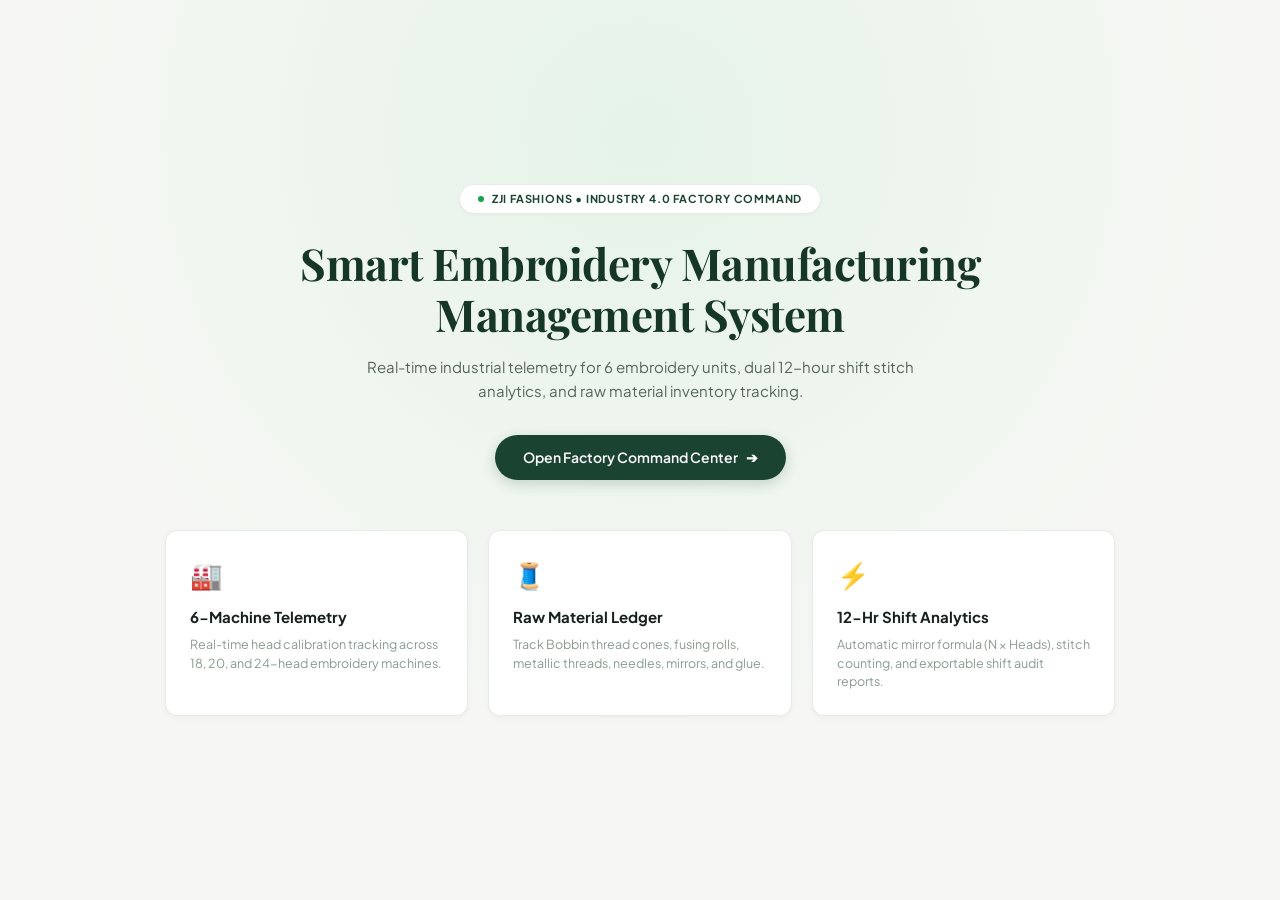
<file: Frontend/index.html>
<!DOCTYPE html>
<html lang="en">
<head>
    <meta charset="UTF-8">
    <meta name="viewport" content="width=device-width, initial-scale=1.0">
    <title>ZJI Fashions - Smart Embroidery Management System</title>
    <link rel="stylesheet" href="css/style.css">
    <style>
        .hero-viewport {
            display: flex;
            flex-direction: column;
            align-items: center;
            justify-content: center;
            min-height: 100vh;
            width: 100%;
            text-align: center;
            padding: 60px 24px;
            background: radial-gradient(circle at 50% 15%, rgba(34, 197, 94, 0.08) 0%, transparent 60%), #f6f7f4;
        }
        .hero-pill-badge {
            display: inline-flex;
            align-items: center;
            gap: 8px;
            padding: 6px 18px;
            background: #ffffff;
            border: 1px solid var(--border-color);
            border-radius: var(--radius-pill);
            color: var(--brand-forest);
            font-size: 11px;
            font-weight: 700;
            text-transform: uppercase;
            letter-spacing: 0.8px;
            margin-bottom: 24px;
            box-shadow: var(--shadow-subtle);
        }
        .hero-headline {
            font-family: 'Playfair Display', serif;
            font-size: 44px;
            font-weight: 700;
            line-height: 1.15;
            letter-spacing: -0.5px;
            color: var(--brand-dark);
            max-width: 820px;
            margin-bottom: 16px;
        }
        .hero-subhead {
            font-size: 15px;
            color: var(--text-secondary);
            max-width: 600px;
            margin-bottom: 32px;
            line-height: 1.6;
        }
        .hero-action-btn {
            display: inline-flex;
            align-items: center;
            gap: 8px;
            padding: 12px 28px;
            background: var(--brand-forest);
            color: #ffffff;
            font-size: 14px;
            font-weight: 600;
            border-radius: var(--radius-pill);
            box-shadow: 0 4px 14px rgba(27, 67, 50, 0.2);
            transition: var(--transition);
        }
        .hero-action-btn:hover {
            background: var(--brand-sage);
            transform: translateY(-2px);
            box-shadow: 0 6px 20px rgba(27, 67, 50, 0.3);
        }
        .feature-cards-row {
            display: grid;
            grid-template-columns: repeat(auto-fit, minmax(260px, 1fr));
            gap: 20px;
            width: 100%;
            max-width: 950px;
            margin-top: 50px;
            text-align: left;
        }
        .feature-white-box {
            background: #ffffff;
            border: 1px solid var(--border-card);
            border-radius: var(--radius-md);
            padding: 24px;
            box-shadow: var(--shadow-card);
            transition: var(--transition);
        }
        .feature-white-box:hover {
            transform: translateY(-4px);
            box-shadow: var(--shadow-hover);
            border-color: #cbdcd1;
        }
        .feature-white-box h3 {
            font-size: 15px;
            font-weight: 700;
            margin: 12px 0 6px 0;
            color: var(--text-primary);
        }
        .feature-white-box p {
            font-size: 12.5px;
            color: var(--text-muted);
            line-height: 1.5;
        }
    </style>
</head>
<body>
    <div class="hero-viewport">
        <div class="hero-pill-badge">
            <span style="display: inline-block; width: 6px; height: 6px; border-radius: 50%; background: #16a34a;"></span>
            ZJI Fashions • Industry 4.0 Factory Command
        </div>
        <h1 class="hero-headline">Smart Embroidery Manufacturing Management System</h1>
        <p class="hero-subhead">
            Real-time industrial telemetry for 6 embroidery units, dual 12-hour shift stitch analytics, and raw material inventory tracking.
        </p>

        <div style="display: flex; gap: 14px; justify-content: center; flex-wrap: wrap;">
            <a href="dashboard.html" class="hero-action-btn">
                <span>Open Factory Command Center</span>
                <span>➔</span>
            </a>
        </div>

        <div class="feature-cards-row">
            <div class="feature-white-box">
                <div style="font-size: 26px;">🏭</div>
                <h3>6-Machine Telemetry</h3>
                <p>Real-time head calibration tracking across 18, 20, and 24-head embroidery machines.</p>
            </div>
            <div class="feature-white-box">
                <div style="font-size: 26px;">🧵</div>
                <h3>Raw Material Ledger</h3>
                <p>Track Bobbin thread cones, fusing rolls, metallic threads, needles, mirrors, and glue.</p>
            </div>
            <div class="feature-white-box">
                <div style="font-size: 26px;">⚡</div>
                <h3>12-Hr Shift Analytics</h3>
                <p>Automatic mirror formula (N × Heads), stitch counting, and exportable shift audit reports.</p>
            </div>
        </div>
    </div>
</body>
</html>
</file>
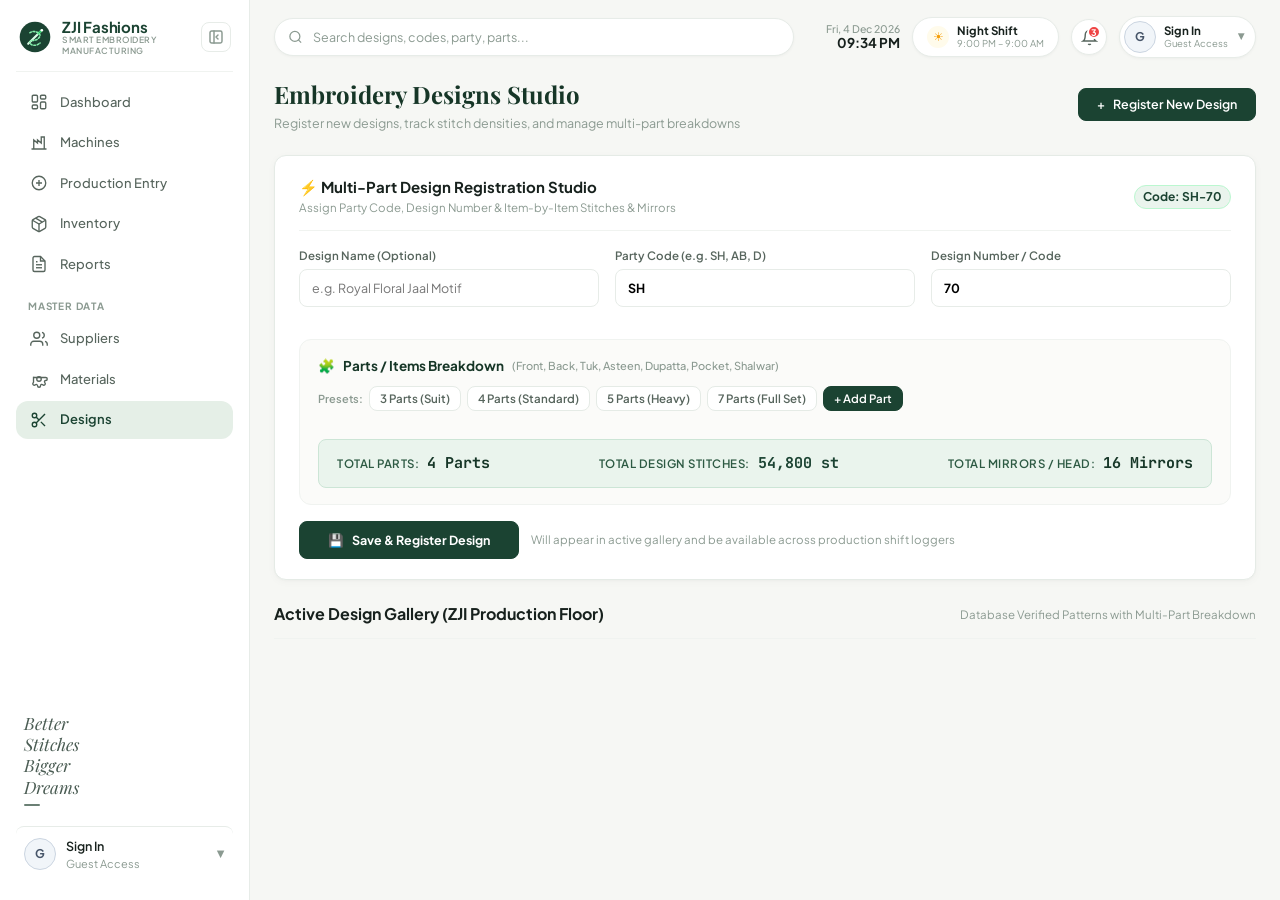
<file: Frontend/designs.html>
<!DOCTYPE html>
<html lang="en">
<head>
    <meta charset="UTF-8">
    <meta name="viewport" content="width=device-width, initial-scale=1.0">
    <title>ZJI Fashions - Embroidery Designs Studio | Master Data</title>
    <link rel="stylesheet" href="css/style.css">
</head>
<body>
    <div class="app-container">
        <!-- Mobile / Sidebar Overlay -->
        <div class="sidebar-overlay" id="sidebar-overlay"></div>

        <!-- Left Navigation Sidebar -->
        <aside class="sidebar" id="app-sidebar">
            <div>
                <!-- Brand Header with Direct Collapse Trigger -->
                <div class="brand-header">
                    <div class="brand-left-group">
                        <div class="brand-logo-mark">
                            <svg viewBox="0 0 40 40" fill="none" xmlns="http://www.w3.org/2000/svg">
                                <circle cx="20" cy="20" r="18" fill="#1b4332" />
                                <path d="M12 28L28 12" stroke="#dcfce7" stroke-width="2.5" stroke-linecap="round"/>
                                <path d="M28 12L24 16" stroke="#22c55e" stroke-width="2.5" stroke-linecap="round"/>
                                <circle cx="28" cy="12" r="1.5" fill="#ffffff" />
                                <path d="M14 15C16 13 22 13 25 16C28 19 23 24 18 24C13 24 13 27 16 29C19 31 24 29 26 27" 
                                      stroke="#86efac" stroke-width="1.8" stroke-linecap="round" stroke-dasharray="2 2"/>
                            </svg>
                        </div>
                        <div class="brand-details">
                            <h1>ZJI Fashions</h1>
                            <span class="brand-sub-line">Smart Embroidery</span>
                            <span class="brand-sub-line">Manufacturing</span>
                        </div>
                    </div>
                    <button class="sidebar-collapse-trigger" id="sidebar-collapse-trigger" title="Collapse Sidebar (Hide)">
                        <svg width="18" height="18" viewBox="0 0 24 24" fill="none" stroke="currentColor" stroke-width="2.2" stroke-linecap="round" stroke-linejoin="round">
                            <rect x="3" y="3" width="18" height="18" rx="2.5"></rect>
                            <line x1="9" y1="3" x2="9" y2="21"></line>
                            <polyline points="15 15 12 12 15 9"></polyline>
                        </svg>
                    </button>
                </div>

                <!-- Navigation List -->
                <nav class="nav-section">
                    <ul class="nav-list">
                        <li class="nav-item">
                            <a href="dashboard.html" id="nav-dashboard">
                                <span class="nav-icon">
                                    <svg viewBox="0 0 24 24" fill="none" stroke="currentColor">
                                        <rect x="3" y="3" width="7" height="9" rx="1.5"></rect>
                                        <rect x="14" y="3" width="7" height="5" rx="1.5"></rect>
                                        <rect x="14" y="12" width="7" height="9" rx="1.5"></rect>
                                        <rect x="3" y="16" width="7" height="5" rx="1.5"></rect>
                                    </svg>
                                </span>
                                <span>Dashboard</span>
                            </a>
                        </li>
                        <li class="nav-item">
                            <a href="machines.html" id="nav-machines">
                                <span class="nav-icon">
                                    <svg viewBox="0 0 24 24" fill="none" stroke="currentColor">
                                        <path d="M2 20h20M5 20V8l5 4V8l5 4V4h4v16"></path>
                                    </svg>
                                </span>
                                <span>Machines</span>
                            </a>
                        </li>
                        <li class="nav-item">
                            <a href="production.html" id="nav-production">
                                <span class="nav-icon">
                                    <svg viewBox="0 0 24 24" fill="none" stroke="currentColor">
                                        <circle cx="12" cy="12" r="9"></circle>
                                        <path d="M12 8v8M8 12h8"></path>
                                    </svg>
                                </span>
                                <span>Production Entry</span>
                            </a>
                        </li>
                        <li class="nav-item">
                            <a href="inventory.html" id="nav-inventory">
                                <span class="nav-icon">
                                    <svg viewBox="0 0 24 24" fill="none" stroke="currentColor">
                                        <path d="M16.5 9.4 7.55 4.24M21 16V8a2 2 0 0 0-1-1.73l-7-4a2 2 0 0 0-2 0l-7 4A2 2 0 0 0 3 8v8a2 2 0 0 0 1 1.73l7 4a2 2 0 0 0 2 0l7-4A2 2 0 0 0 21 16z"></path>
                                        <polyline points="3.29 7 12 12.01 20.71 7"></polyline>
                                        <line x1="12" y1="22.08" x2="12" y2="12"></line>
                                    </svg>
                                </span>
                                <span>Inventory</span>
                            </a>
                        </li>
                        <li class="nav-item">
                            <a href="reports.html" id="nav-reports">
                                <span class="nav-icon">
                                    <svg viewBox="0 0 24 24" fill="none" stroke="currentColor">
                                        <path d="M14 2H6a2 2 0 0 0-2 2v16a2 2 0 0 0 2 2h12a2 2 0 0 0 2-2V8z"></path>
                                        <polyline points="14 2 14 8 20 8"></polyline>
                                        <line x1="16" y1="13" x2="8" y2="13"></line>
                                        <line x1="16" y1="17" x2="8" y2="17"></line>
                                        <polyline points="10 9 9 9 8 9"></polyline>
                                    </svg>
                                </span>
                                <span>Reports</span>
                            </a>
                        </li>
                    </ul>

                    <!-- Master Data Section -->
                    <div class="nav-section-title">Master Data</div>
                    <ul class="nav-list">
                        <li class="nav-item">
                            <a href="suppliers.html" id="nav-suppliers">
                                <span class="nav-icon">
                                    <svg viewBox="0 0 24 24" fill="none" stroke="currentColor">
                                        <path d="M17 21v-2a4 4 0 0 0-4-4H5a4 4 0 0 0-4 4v2"></path>
                                        <circle cx="9" cy="7" r="4"></circle>
                                        <path d="M23 21v-2a4 4 0 0 0-3-3.87"></path>
                                        <path d="M16 3.13a4 4 0 0 1 0 7.75"></path>
                                    </svg>
                                </span>
                                <span>Suppliers</span>
                            </a>
                        </li>
                        <li class="nav-item">
                            <a href="materials.html" id="nav-materials">
                                <span class="nav-icon">
                                    <svg viewBox="0 0 24 24" fill="none" stroke="currentColor">
                                        <circle cx="12" cy="12" r="3"></circle>
                                        <path d="M19.4 15a1.65 1.65 0 0 0 .33 1.82l.06.06a2 2 0 0 1 0 2.83 2 2 0 0 1-2.83 0l-.06-.06a1.65 1.65 0 0 0-1.82-.33 1.65 1.65 0 0 0-1 1.51V21a2 2 0 0 1-2 2 2 2 0 0 1-2-2v-.09A1.65 1.65 0 0 0 9 19.4a1.65 1.65 0 0 0-1.82.33l-.06.06a2 2 0 0 1-2.83 0 2 2 0 0 1 0-2.83l.06-.06a1.65 1.65 0 0 0 .33-1.82V9a1.65 1.65 0 0 0 1.51 1H21a2 2 0 0 1 2 2 2 2 0 0 1-2 2h-.09a1.65 1.65 0 0 0-1.51 1z"></path>
                                    </svg>
                                </span>
                                <span>Materials</span>
                            </a>
                        </li>
                        <li class="nav-item active">
                            <a href="designs.html" id="nav-designs">
                                <span class="nav-icon">
                                    <svg viewBox="0 0 24 24" fill="none" stroke="currentColor">
                                        <circle cx="6" cy="6" r="3"></circle>
                                        <circle cx="6" cy="18" r="3"></circle>
                                        <line x1="20" y1="4" x2="8.12" y2="15.88"></line>
                                        <line x1="14.47" y1="14.48" x2="20" y2="20"></line>
                                        <line x1="8.12" y1="8.12" x2="12" y2="12"></line>
                                    </svg>
                                </span>
                                <span>Designs</span>
                            </a>
                        </li>
                    </ul>
                </nav>
            </div>

            <!-- Sidebar Bottom: Quote & User Profile -->
            <div>
                <div class="sidebar-art-container">
                    <div class="sidebar-quote-box">
                        <div class="sidebar-quote-script">Better<br>Stitches<br>Bigger<br>Dreams</div>
                        <div class="sidebar-quote-dash"></div>
                    </div>
                </div>

                <div class="sidebar-user-pill" id="sidebar-user-pill" title="Click for Account Options">
                    <div class="user-initials-circle admin" id="sidebar-user-avatar">A</div>
                    <div class="sidebar-user-info">
                        <div class="sidebar-user-name" id="sidebar-user-name">Admin</div>
                        <div class="sidebar-user-role" id="sidebar-user-role">Administrator</div>
                    </div>
                    <span class="sidebar-user-arrow">▼</span>
                </div>
            </div>
        </aside>

        <!-- Main Content Viewport -->
        <main class="main-viewport" id="main-viewport">
            <header class="top-navbar">
                <div class="navbar-left">
                    <button class="sidebar-toggle-navbar" id="sidebar-toggle-navbar" title="Expand Navigation Sidebar">
                        <svg width="20" height="20" viewBox="0 0 24 24" fill="none" stroke="currentColor" stroke-width="2.2" stroke-linecap="round" stroke-linejoin="round">
                            <rect x="3" y="3" width="18" height="18" rx="2.5"></rect>
                            <line x1="9" y1="3" x2="9" y2="21"></line>
                            <polyline points="13 9 16 12 13 15"></polyline>
                        </svg>
                    </button>
                    <div class="search-wrapper">
                        <svg class="search-icon" viewBox="0 0 24 24" fill="none" stroke="currentColor" stroke-width="2">
                            <circle cx="11" cy="11" r="8"></circle>
                            <line x1="21" y1="21" x2="16.65" y2="16.65"></line>
                        </svg>
                        <input type="text" class="search-input" placeholder="Search designs, codes, party, parts...">
                    </div>
                </div>
                <div class="navbar-right">
                    <!-- Live Date & Time Widget -->
                    <div class="date-time-widget">
                        <div class="date-text" id="live-date-label">Wed, 29 Oct 2025</div>
                        <div class="time-text" id="live-time-label">02:45 PM</div>
                    </div>

                    <!-- Shift Badge -->
                    <div class="shift-pill-badge" id="shift-pill-badge">
                        <div class="shift-icon-sun">☀</div>
                        <div class="shift-pill-details">
                            <div class="shift-name" id="topbar-shift-title">Day Shift</div>
                            <div class="shift-hours" id="topbar-shift-hours">9:00 AM – 9:00 PM</div>
                        </div>
                    </div>

                    <!-- Notifications -->
                    <button class="notification-bell-btn" id="notification-bell-btn" title="Notifications">
                        <svg width="17" height="17" viewBox="0 0 24 24" fill="none" stroke="currentColor" stroke-width="2">
                            <path d="M18 8A6 6 0 0 0 6 8c0 7-3 9-3 9h18s-3-2-3-9"></path>
                            <path d="M13.73 21a2 2 0 0 1-3.46 0"></path>
                        </svg>
                        <span class="notification-count" id="notif-badge">3</span>
                    </button>

                    <!-- Topbar Profile Pill with Initials -->
                    <div class="topbar-user-pill" id="topbar-user-pill" title="Click to Switch User / View Profile">
                        <div class="user-initials-circle admin" id="topbar-user-avatar">A</div>
                        <div class="topbar-user-info">
                            <div class="topbar-user-name" id="topbar-user-name">Admin</div>
                            <div class="topbar-user-role" id="topbar-user-role">Administrator</div>
                        </div>
                        <span class="topbar-user-arrow">▼</span>
                    </div>
                </div>
            </header>

            <!-- Page Title Banner -->
            <div class="page-title-banner">
                <div class="page-title-text">
                    <h1>Embroidery Designs Studio</h1>
                    <p>Register new designs, track stitch densities, and manage multi-part breakdowns</p>
                </div>
                <a href="#fast-design-form" class="btn btn-primary" id="open-add-design-btn">
                    <span>+</span> Register New Design
                </a>
            </div>

            <!-- Design Input Form Section -->
            <div class="content-card" id="design-entry-card">
                <div class="card-header-bar">
                    <div>
                        <h3>⚡ Multi-Part Design Registration Studio</h3>
                        <span style="font-size: 11.5px; color: var(--text-muted);">Assign Party Code, Design Number & Item-by-Item Stitches & Mirrors</span>
                    </div>
                    <div id="live-code-badge" class="master-tag-pill" style="font-size: 12px; font-weight: 700; background: #eaf4ed; color: var(--brand-forest); border: 1px solid #bbf7d0;">
                        Code: <span id="code-preview-text">SH-70</span>
                    </div>
                </div>

                <form id="fast-design-form">
                    <!-- Top Row: Name, Party Code, Design Number -->
                    <div class="form-grid-3col">
                        <div class="form-group">
                            <label class="form-label">Design Name (Optional)</label>
                            <input type="text" id="input-design-name" class="form-control" placeholder="e.g. Royal Floral Jaal Motif">
                        </div>
                        <div class="form-group">
                            <label class="form-label">Party Code (e.g. SH, AB, D)</label>
                            <input type="text" id="input-party-code" class="form-control" placeholder="SH" maxlength="10" value="SH" required style="font-weight: 700; text-transform: uppercase;">
                        </div>
                        <div class="form-group">
                            <label class="form-label">Design Number / Code</label>
                            <input type="text" id="input-design-code" class="form-control" placeholder="70" value="70" required style="font-weight: 700;">
                        </div>
                    </div>

                    <!-- Dynamic Multi-Part Breakdown Section -->
                    <div class="part-breakdown-box">
                        <div class="part-breakdown-header">
                            <div class="part-breakdown-title">
                                <span>🧩</span> Parts / Items Breakdown
                                <span style="font-size: 11px; font-weight: 500; color: var(--text-muted);">(Front, Back, Tuk, Asteen, Dupatta, Pocket, Shalwar)</span>
                            </div>
                            <div class="part-preset-group">
                                <span style="font-size: 11px; color: var(--text-muted); font-weight: 600;">Presets:</span>
                                <button type="button" class="part-preset-btn" onclick="applyPartsPreset(3)">3 Parts (Suit)</button>
                                <button type="button" class="part-preset-btn" onclick="applyPartsPreset(4)">4 Parts (Standard)</button>
                                <button type="button" class="part-preset-btn" onclick="applyPartsPreset(5)">5 Parts (Heavy)</button>
                                <button type="button" class="part-preset-btn" onclick="applyPartsPreset(7)">7 Parts (Full Set)</button>
                                <button type="button" class="part-preset-btn" onclick="addNewPartRow()" style="background: var(--brand-forest); color: #fff; border-color: var(--brand-forest);">+ Add Part</button>
                            </div>
                        </div>

                        <!-- Dynamic Part Rows Container -->
                        <div class="part-rows-container" id="part-rows-container">
                            <!-- Injected via JavaScript -->
                        </div>

                        <!-- Live Auto-Sum Totals Strip -->
                        <div class="design-totals-strip">
                            <div class="design-totals-item">
                                <span>Total Parts:</span>
                                <strong id="totals-parts-count">4 Parts</strong>
                            </div>
                            <div class="design-totals-item">
                                <span>Total Design Stitches:</span>
                                <strong id="totals-design-stitches" style="color: var(--brand-forest);">54,800 st</strong>
                            </div>
                            <div class="design-totals-item">
                                <span>Total Mirrors / Head:</span>
                                <strong id="totals-design-mirrors">16 Mirrors</strong>
                            </div>
                        </div>
                    </div>

                    <div style="display: flex; gap: 12px; align-items: center; margin-top: 16px; flex-wrap: wrap;">
                        <button type="submit" class="btn btn-primary" style="padding: 12px 28px; font-weight: 700;">
                            <span>💾</span> Save & Register Design
                        </button>
                        <span style="font-size: 11.5px; color: var(--text-muted);">Will appear in active gallery and be available across production shift loggers</span>
                    </div>
                </form>
            </div>

            <!-- Registered Designs Gallery Grid (Database Sample Designs) -->
            <div class="card-header-bar" style="margin-top: 10px;">
                <h3 style="font-size: 16px; font-weight: 700;">Active Design Gallery (ZJI Production Floor)</h3>
                <span style="font-size: 11.5px; color: var(--text-muted);">Database Verified Patterns with Multi-Part Breakdown</span>
            </div>

            <div class="designs-gallery-grid" id="designs-grid-container">
                <!-- Loaded dynamically via JavaScript -->
            </div>
        </main>
    </div>

    <script src="js/config.js"></script>
    <script>
        // 7 Standard Embroidery Items
        const STANDARD_ITEMS = [
            "Front",
            "Back",
            "Tuk",
            "Asteen",
            "Dupatta",
            "Pocket",
            "Shalwar"
        ];

        // Default Presets for rapid entry
        const PRESETS = {
            3: [
                { item: "Front", stitches: 24000, mirrors: 0 },
                { item: "Back", stitches: 10000, mirrors: 0 },
                { item: "Asteen", stitches: 12000, mirrors: 0 }
            ],
            4: [
                { item: "Front", stitches: 26000, mirrors: 8 },
                { item: "Back", stitches: 12000, mirrors: 0 },
                { item: "Tuk", stitches: 6800, mirrors: 4 },
                { item: "Asteen", stitches: 10000, mirrors: 4 }
            ],
            5: [
                { item: "Front", stitches: 28000, mirrors: 12 },
                { item: "Back", stitches: 14000, mirrors: 0 },
                { item: "Dupatta", stitches: 16900, mirrors: 8 },
                { item: "Tuk", stitches: 5000, mirrors: 4 },
                { item: "Pocket", stitches: 5000, mirrors: 0 }
            ],
            7: [
                { item: "Front", stitches: 25000, mirrors: 8 },
                { item: "Back", stitches: 12000, mirrors: 0 },
                { item: "Tuk", stitches: 6000, mirrors: 4 },
                { item: "Asteen", stitches: 10000, mirrors: 4 },
                { item: "Dupatta", stitches: 18000, mirrors: 6 },
                { item: "Pocket", stitches: 4000, mirrors: 0 },
                { item: "Shalwar", stitches: 8000, mirrors: 0 }
            ]
        };

        // In-memory working parts list for the form
        let currentFormParts = JSON.parse(JSON.stringify(PRESETS[4]));

        // Preloaded Initial Active Floor Designs
        const INITIAL_DESIGNS = [
            {
                code: "SH-70",
                party: "SH",
                name: "Royal Floral Neck Motif",
                image: "assets/images/promo_hoop.jpg",
                activeOn: "Machine 01, 04",
                parts: [
                    { item: "Front", stitches: 26000, mirrors: 8 },
                    { item: "Back", stitches: 12000, mirrors: 0 },
                    { item: "Tuk", stitches: 6800, mirrors: 4 },
                    { item: "Asteen", stitches: 10000, mirrors: 4 }
                ]
            },
            {
                code: "AB-101",
                party: "AB",
                name: "Classic Autumn Flora Border",
                image: "assets/images/banner_fabric.jpg",
                activeOn: "Machine 02, 05",
                parts: [
                    { item: "Front", stitches: 22000, mirrors: 0 },
                    { item: "Back", stitches: 8200, mirrors: 0 },
                    { item: "Asteen", stitches: 12000, mirrors: 0 }
                ]
            },
            {
                code: "D-101",
                party: "D",
                name: "Bridal Zari Paisley Border",
                image: "assets/images/promo_hoop.jpg",
                activeOn: "Machine 03, 06",
                parts: [
                    { item: "Front", stitches: 28000, mirrors: 12 },
                    { item: "Back", stitches: 14000, mirrors: 0 },
                    { item: "Dupatta", stitches: 16900, mirrors: 8 },
                    { item: "Tuk", stitches: 5000, mirrors: 4 },
                    { item: "Pocket", stitches: 5000, mirrors: 0 }
                ]
            }
        ];

        // Render part rows in the registration form
        function renderFormPartRows() {
            const container = document.getElementById('part-rows-container');
            if (!container) return;

            container.innerHTML = currentFormParts.map((part, index) => `
                <div class="part-input-row" data-index="${index}">
                    <div class="part-num-pill">Part ${index + 1}</div>
                    <div class="form-group">
                        <label>Item / Type</label>
                        <select class="form-control part-item-select" onchange="updatePartField(${index}, 'item', this.value)">
                            ${STANDARD_ITEMS.map(it => `
                                <option value="${it}" ${it === part.item ? 'selected' : ''}>${it}</option>
                            `).join('')}
                        </select>
                    </div>
                    <div class="form-group">
                        <label>Stitches</label>
                        <input type="number" class="form-control part-stitches-input" min="0" step="100"
                               value="${part.stitches}" placeholder="e.g. 25000"
                               oninput="updatePartField(${index}, 'stitches', this.value)" required>
                    </div>
                    <div class="form-group">
                        <label>Mirrors / Head</label>
                        <input type="number" class="form-control part-mirrors-input" min="0" step="1"
                               value="${part.mirrors}" placeholder="e.g. 8"
                               oninput="updatePartField(${index}, 'mirrors', this.value)">
                    </div>
                    <div>
                        <button type="button" class="btn-remove-part" title="Remove this part"
                                onclick="removePartRow(${index})" ${currentFormParts.length <= 1 ? 'disabled style="opacity:0.3; cursor:not-allowed;"' : ''}>
                            ✕
                        </button>
                    </div>
                </div>
            `).join('');

            recalcDesignTotals();
        }

        function updatePartField(index, field, value) {
            if (!currentFormParts[index]) return;
            if (field === 'stitches' || field === 'mirrors') {
                currentFormParts[index][field] = Number(value) || 0;
            } else {
                currentFormParts[index][field] = value;
            }
            recalcDesignTotals();
        }

        function addNewPartRow() {
            // Pick next unused item if available, or default to Tuk/Asteen
            const used = currentFormParts.map(p => p.item);
            const nextItem = STANDARD_ITEMS.find(it => !used.includes(it)) || "Tuk";
            currentFormParts.push({ item: nextItem, stitches: 10000, mirrors: 0 });
            renderFormPartRows();
        }

        function removePartRow(index) {
            if (currentFormParts.length <= 1) return;
            currentFormParts.splice(index, 1);
            renderFormPartRows();
        }

        function applyPartsPreset(count) {
            if (PRESETS[count]) {
                currentFormParts = JSON.parse(JSON.stringify(PRESETS[count]));
                renderFormPartRows();
            }
        }

        function recalcDesignTotals() {
            let totalStitches = 0;
            let totalMirrors = 0;

            currentFormParts.forEach(p => {
                totalStitches += Number(p.stitches) || 0;
                totalMirrors += Number(p.mirrors) || 0;
            });

            const partsCountEl = document.getElementById('totals-parts-count');
            const stitchesEl = document.getElementById('totals-design-stitches');
            const mirrorsEl = document.getElementById('totals-design-mirrors');

            if (partsCountEl) partsCountEl.textContent = `${currentFormParts.length} Parts`;
            if (stitchesEl) stitchesEl.textContent = `${formatNumber(totalStitches)} st`;
            if (mirrorsEl) mirrorsEl.textContent = `${formatNumber(totalMirrors)} Mirrors`;

            // Update live code badge
            updateLiveCodeBadge();
        }

        function updateLiveCodeBadge() {
            const partyInput = document.getElementById('input-party-code');
            const codeInput = document.getElementById('input-design-code');
            const previewText = document.getElementById('code-preview-text');

            const party = (partyInput ? partyInput.value.trim().toUpperCase() : "") || "SH";
            const num = (codeInput ? codeInput.value.trim() : "") || "70";
            if (previewText) previewText.textContent = `${party}-${num}`;
        }

        // Render Design Gallery
        function renderGallery() {
            const grid = document.getElementById('designs-grid-container');
            if (!grid) return;

            // Load any saved custom designs
            const stored = localStorage.getItem('smart_embroidery_designs');
            const customDesigns = stored ? JSON.parse(stored) : [];
            const allDesigns = [...customDesigns, ...INITIAL_DESIGNS];

            grid.innerHTML = allDesigns.map(design => {
                const totalStitches = design.parts.reduce((sum, p) => sum + (Number(p.stitches) || 0), 0);
                const totalMirrors = design.parts.reduce((sum, p) => sum + (Number(p.mirrors) || 0), 0);
                const party = design.party || (design.code.split('-')[0] || 'ZJI');

                return `
                    <div class="design-item-card">
                        <div class="design-preview-frame">
                            <img src="${design.image || 'assets/images/promo_hoop.jpg'}" alt="${design.code} Pattern" style="filter: drop-shadow(0 4px 8px rgba(0,0,0,0.1));">
                        </div>
                        <div class="design-details-box">
                            <div style="display: flex; justify-content: space-between; align-items: center; margin-bottom: 4px;">
                                <span class="design-code-title">${design.code}</span>
                                <span class="master-tag-pill">Party Code ${party}</span>
                            </div>
                            <h4 style="font-size: 13px; font-weight: 700; color: var(--text-primary); margin-bottom: 8px;">
                                ${design.name || 'Embroidered Pattern'}
                            </h4>
                            <ul class="master-info-list" style="margin-top: 6px; padding-top: 6px;">
                                <li><span>Total Stitches:</span> <strong>${formatNumber(totalStitches)} st</strong></li>
                                <li><span>Parts in Set:</span> <strong>${design.parts.length} Parts</strong></li>
                                <li><span>Mirrors / Head:</span> <strong>${totalMirrors > 0 ? `${formatNumber(totalMirrors)} Mirrors` : '0 Mirrors'}</strong></li>
                                <li><span>Floor Status:</span> <strong style="color: var(--brand-forest);">${design.activeOn || 'Floor Ready'}</strong></li>
                            </ul>
                            <!-- Multi-Part Breakdown Tags -->
                            <div class="part-breakdown-tags">
                                ${design.parts.map(p => `
                                    <span class="part-tag-badge">
                                        ${p.item}: <strong>${formatNumber(p.stitches)} st</strong>${Number(p.mirrors) > 0 ? ` (${p.mirrors} mir)` : ''}
                                    </span>
                                `).join('')}
                            </div>
                        </div>
                    </div>
                `;
            }).join('');
        }

        // Initialize Form Event Listeners
        document.addEventListener('DOMContentLoaded', () => {
            renderFormPartRows();
            renderGallery();

            const partyInput = document.getElementById('input-party-code');
            const codeInput = document.getElementById('input-design-code');
            if (partyInput) partyInput.addEventListener('input', updateLiveCodeBadge);
            if (codeInput) codeInput.addEventListener('input', updateLiveCodeBadge);

            const form = document.getElementById('fast-design-form');
            if (form) {
                form.onsubmit = (e) => {
                    e.preventDefault();
                    const name = document.getElementById('input-design-name').value.trim() || 'Custom Multi-Part Design';
                    const party = document.getElementById('input-party-code').value.trim().toUpperCase() || 'SH';
                    const num = document.getElementById('input-design-code').value.trim() || '101';
                    const code = `${party}-${num}`;

                    if (currentFormParts.length === 0) {
                        alert('Please add at least one part for the design.');
                        return;
                    }

                    const newDesign = {
                        code: code,
                        party: party,
                        name: name,
                        image: "assets/images/promo_hoop.jpg",
                        activeOn: "Floor Ready (Assigned to Fleet)",
                        parts: JSON.parse(JSON.stringify(currentFormParts))
                    };

                    // Save to localStorage
                    const stored = localStorage.getItem('smart_embroidery_designs');
                    const customDesigns = stored ? JSON.parse(stored) : [];
                    // Prepend new design
                    customDesigns.unshift(newDesign);
                    localStorage.setItem('smart_embroidery_designs', JSON.stringify(customDesigns));

                    // Also save simple code list for production autocomplete
                    const storedCodes = localStorage.getItem('smart_embroidery_design_codes');
                    const codeList = storedCodes ? JSON.parse(storedCodes) : [];
                    if (!codeList.includes(code)) {
                        codeList.push(code);
                        localStorage.setItem('smart_embroidery_design_codes', JSON.stringify(codeList));
                    }

                    // Also sync with MS SQL Server Designs table via API
                    try {
                        fetch(${API_BASE_URL}/production/designs/, {
                            method: 'POST',
                            headers: { 'Content-Type': 'application/json' },
                            body: JSON.stringify({
                                partycode: party,
                                designnumber: num,
                                description: name,
                                isactive: true
                            })
                        }).then(res => res.json()).then(resData => {
                            console.log('SQL Server Design registered:', resData);
                        }).catch(err => console.warn('Backend offline, design saved locally:', err));
                    } catch (err) {}
                    renderGallery();
                    showNotification(`Design ${code} registered with ${currentFormParts.length} parts successfully!`, 'success');

                    // Reset form fields with new suggestion
                    document.getElementById('input-design-name').value = '';
                    document.getElementById('input-design-code').value = String(Number(num) + 1 || 102);
                    applyPartsPreset(4);
                };
            }
        });
    </script>
</body>
</html>
</file>
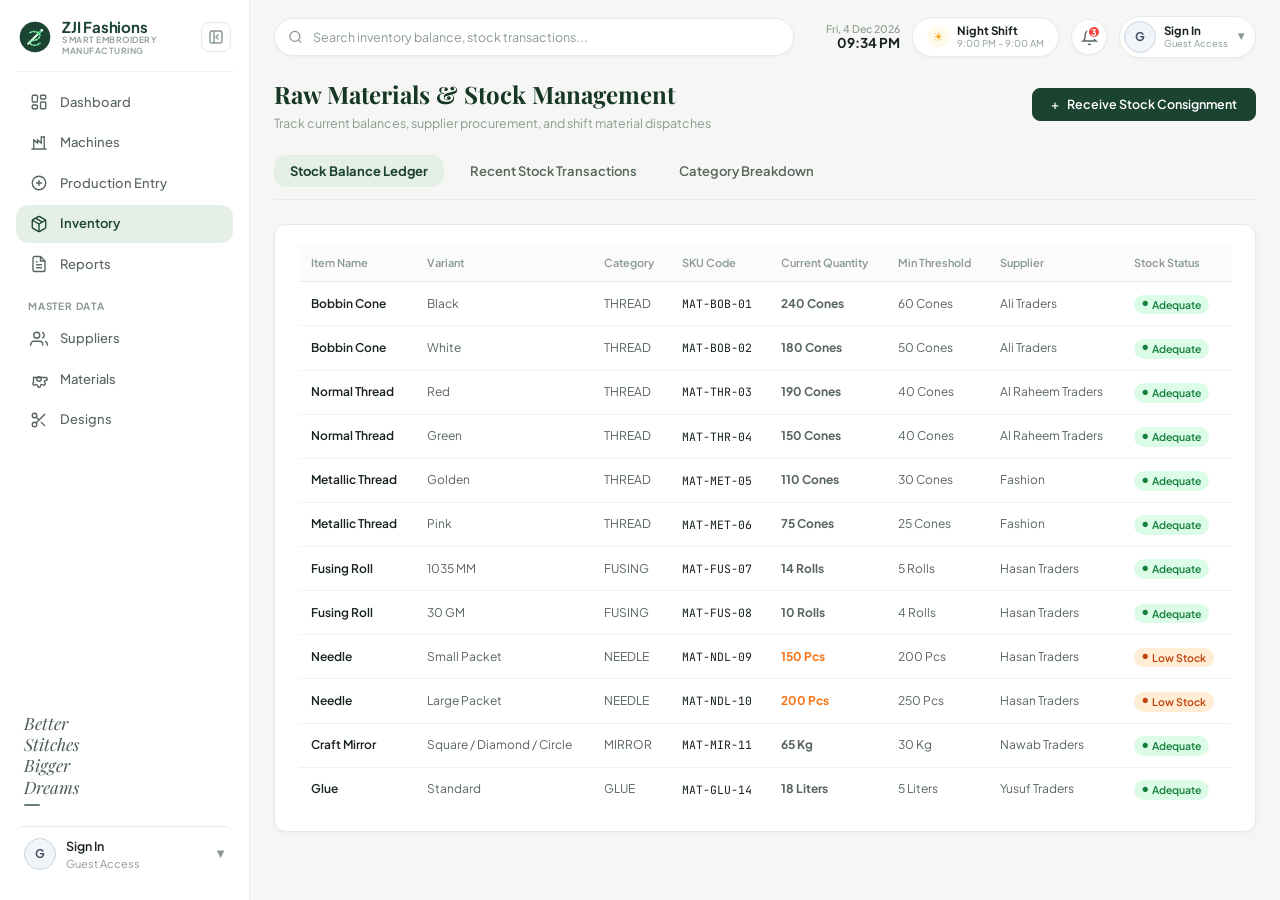
<file: Frontend/inventory.html>
<!DOCTYPE html>
<html lang="en">
<head>
    <meta charset="UTF-8">
    <meta name="viewport" content="width=device-width, initial-scale=1.0">
    <title>ZJI Fashions - Raw Materials & Inventory</title>
    <link rel="stylesheet" href="css/style.css">
    <style>
        .tabs-nav-bar {
            display: flex;
            gap: 10px;
            margin-bottom: 24px;
            border-bottom: 1px solid var(--border-color);
            padding-bottom: 12px;
            overflow-x: auto;
        }
        .tab-btn-clean {
            background: none;
            border: none;
            color: var(--text-secondary);
            font-size: 13px;
            font-weight: 600;
            padding: 8px 16px;
            border-radius: var(--radius-md);
            cursor: pointer;
            transition: var(--transition);
        }
        .tab-btn-clean.active {
            color: var(--brand-forest);
            background: var(--brand-pill-bg);
            font-weight: 700;
        }
        .tab-panel {
            display: none;
        }
        .tab-panel.active {
            display: block;
        }
    </style>
</head>
<body>
    <div class="app-container">
        <!-- Mobile / Sidebar Overlay -->
        <div class="sidebar-overlay" id="sidebar-overlay"></div>

        <!-- Left Navigation Sidebar -->
        <aside class="sidebar" id="app-sidebar">
            <div>
                <!-- Brand Header with Direct Collapse Trigger -->
                <div class="brand-header">
                    <div class="brand-left-group">
                        <div class="brand-logo-mark">
                            <svg viewBox="0 0 40 40" fill="none" xmlns="http://www.w3.org/2000/svg">
                                <circle cx="20" cy="20" r="18" fill="#1b4332" />
                                <path d="M12 28L28 12" stroke="#dcfce7" stroke-width="2.5" stroke-linecap="round"/>
                                <path d="M28 12L24 16" stroke="#22c55e" stroke-width="2.5" stroke-linecap="round"/>
                                <circle cx="28" cy="12" r="1.5" fill="#ffffff" />
                                <path d="M14 15C16 13 22 13 25 16C28 19 23 24 18 24C13 24 13 27 16 29C19 31 24 29 26 27" 
                                      stroke="#86efac" stroke-width="1.8" stroke-linecap="round" stroke-dasharray="2 2"/>
                            </svg>
                        </div>
                        <div class="brand-details">
                            <h1>ZJI Fashions</h1>
                            <span class="brand-sub-line">Smart Embroidery</span>
                            <span class="brand-sub-line">Manufacturing</span>
                        </div>
                    </div>
                    <button class="sidebar-collapse-trigger" id="sidebar-collapse-trigger" title="Collapse Sidebar (Hide)">
                        <svg width="18" height="18" viewBox="0 0 24 24" fill="none" stroke="currentColor" stroke-width="2.2" stroke-linecap="round" stroke-linejoin="round">
                            <rect x="3" y="3" width="18" height="18" rx="2.5"></rect>
                            <line x1="9" y1="3" x2="9" y2="21"></line>
                            <polyline points="15 15 12 12 15 9"></polyline>
                        </svg>
                    </button>
                </div>

                <!-- Navigation List -->
                <nav class="nav-section">
                    <ul class="nav-list">
                        <li class="nav-item">
                            <a href="dashboard.html" id="nav-dashboard">
                                <span class="nav-icon">
                                    <svg viewBox="0 0 24 24" fill="none" stroke="currentColor">
                                        <rect x="3" y="3" width="7" height="9" rx="1.5"></rect>
                                        <rect x="14" y="3" width="7" height="5" rx="1.5"></rect>
                                        <rect x="14" y="12" width="7" height="9" rx="1.5"></rect>
                                        <rect x="3" y="16" width="7" height="5" rx="1.5"></rect>
                                    </svg>
                                </span>
                                <span>Dashboard</span>
                            </a>
                        </li>
                        <li class="nav-item">
                            <a href="machines.html" id="nav-machines">
                                <span class="nav-icon">
                                    <svg viewBox="0 0 24 24" fill="none" stroke="currentColor">
                                        <path d="M2 20h20M5 20V8l5 4V8l5 4V4h4v16"></path>
                                    </svg>
                                </span>
                                <span>Machines</span>
                            </a>
                        </li>
                        <li class="nav-item">
                            <a href="production.html" id="nav-production">
                                <span class="nav-icon">
                                    <svg viewBox="0 0 24 24" fill="none" stroke="currentColor">
                                        <circle cx="12" cy="12" r="9"></circle>
                                        <path d="M12 8v8M8 12h8"></path>
                                    </svg>
                                </span>
                                <span>Production Entry</span>
                            </a>
                        </li>
                        <li class="nav-item active">
                            <a href="inventory.html" id="nav-inventory">
                                <span class="nav-icon">
                                    <svg viewBox="0 0 24 24" fill="none" stroke="currentColor">
                                        <path d="M16.5 9.4 7.55 4.24M21 16V8a2 2 0 0 0-1-1.73l-7-4a2 2 0 0 0-2 0l-7 4A2 2 0 0 0 3 8v8a2 2 0 0 0 1 1.73l7 4a2 2 0 0 0 2 0l7-4A2 2 0 0 0 21 16z"></path>
                                        <polyline points="3.29 7 12 12.01 20.71 7"></polyline>
                                        <line x1="12" y1="22.08" x2="12" y2="12"></line>
                                    </svg>
                                </span>
                                <span>Inventory</span>
                            </a>
                        </li>
                        <li class="nav-item">
                            <a href="reports.html" id="nav-reports">
                                <span class="nav-icon">
                                    <svg viewBox="0 0 24 24" fill="none" stroke="currentColor">
                                        <path d="M14 2H6a2 2 0 0 0-2 2v16a2 2 0 0 0 2 2h12a2 2 0 0 0 2-2V8z"></path>
                                        <polyline points="14 2 14 8 20 8"></polyline>
                                        <line x1="16" y1="13" x2="8" y2="13"></line>
                                        <line x1="16" y1="17" x2="8" y2="17"></line>
                                        <polyline points="10 9 9 9 8 9"></polyline>
                                    </svg>
                                </span>
                                <span>Reports</span>
                            </a>
                        </li>
                    </ul>

                    <!-- Master Data Section -->
                    <div class="nav-section-title">Master Data</div>
                    <ul class="nav-list">
                        <li class="nav-item">
                            <a href="suppliers.html" id="nav-suppliers">
                                <span class="nav-icon">
                                    <svg viewBox="0 0 24 24" fill="none" stroke="currentColor">
                                        <path d="M17 21v-2a4 4 0 0 0-4-4H5a4 4 0 0 0-4 4v2"></path>
                                        <circle cx="9" cy="7" r="4"></circle>
                                        <path d="M23 21v-2a4 4 0 0 0-3-3.87"></path>
                                        <path d="M16 3.13a4 4 0 0 1 0 7.75"></path>
                                    </svg>
                                </span>
                                <span>Suppliers</span>
                            </a>
                        </li>
                        <li class="nav-item">
                            <a href="materials.html" id="nav-materials">
                                <span class="nav-icon">
                                    <svg viewBox="0 0 24 24" fill="none" stroke="currentColor">
                                        <circle cx="12" cy="12" r="3"></circle>
                                        <path d="M19.4 15a1.65 1.65 0 0 0 .33 1.82l.06.06a2 2 0 0 1 0 2.83 2 2 0 0 1-2.83 0l-.06-.06a1.65 1.65 0 0 0-1.82-.33 1.65 1.65 0 0 0-1 1.51V21a2 2 0 0 1-2 2 2 2 0 0 1-2-2v-.09A1.65 1.65 0 0 0 9 19.4a1.65 1.65 0 0 0-1.82.33l-.06.06a2 2 0 0 1-2.83 0 2 2 0 0 1 0-2.83l.06-.06a1.65 1.65 0 0 0 .33-1.82V9a1.65 1.65 0 0 0 1.51 1H21a2 2 0 0 1 2 2 2 2 0 0 1-2 2h-.09a1.65 1.65 0 0 0-1.51 1z"></path>
                                    </svg>
                                </span>
                                <span>Materials</span>
                            </a>
                        </li>
                        <li class="nav-item">
                            <a href="designs.html" id="nav-designs">
                                <span class="nav-icon">
                                    <svg viewBox="0 0 24 24" fill="none" stroke="currentColor">
                                        <circle cx="6" cy="6" r="3"></circle>
                                        <circle cx="6" cy="18" r="3"></circle>
                                        <line x1="20" y1="4" x2="8.12" y2="15.88"></line>
                                        <line x1="14.47" y1="14.48" x2="20" y2="20"></line>
                                        <line x1="8.12" y1="8.12" x2="12" y2="12"></line>
                                    </svg>
                                </span>
                                <span>Designs</span>
                            </a>
                        </li>
                    </ul>
                </nav>
            </div>

            <!-- Sidebar Bottom: Quote & User Profile -->
            <div>
                <div class="sidebar-art-container">
                    <div class="sidebar-quote-box">
                        <div class="sidebar-quote-script">Better<br>Stitches<br>Bigger<br>Dreams</div>
                        <div class="sidebar-quote-dash"></div>
                    </div>
                </div>

                <div class="sidebar-user-pill" id="sidebar-user-pill" title="Click for Account Options">
                    <div class="user-initials-circle admin" id="sidebar-user-avatar">A</div>
                    <div class="sidebar-user-info">
                        <div class="sidebar-user-name" id="sidebar-user-name">Admin</div>
                        <div class="sidebar-user-role" id="sidebar-user-role">Administrator</div>
                    </div>
                    <span class="sidebar-user-arrow">▼</span>
                </div>
            </div>
        </aside>

        <!-- Main Content Viewport -->
        <main class="main-viewport" id="main-viewport">
            <header class="top-navbar">
                <div class="navbar-left">
                    <button class="sidebar-toggle-navbar" id="sidebar-toggle-navbar" title="Expand Navigation Sidebar">
                        <svg width="20" height="20" viewBox="0 0 24 24" fill="none" stroke="currentColor" stroke-width="2.2" stroke-linecap="round" stroke-linejoin="round">
                            <rect x="3" y="3" width="18" height="18" rx="2.5"></rect>
                            <line x1="9" y1="3" x2="9" y2="21"></line>
                            <polyline points="13 9 16 12 13 15"></polyline>
                        </svg>
                    </button>
                    <div class="search-wrapper">
                        <svg class="search-icon" viewBox="0 0 24 24" fill="none" stroke="currentColor" stroke-width="2">
                            <circle cx="11" cy="11" r="8"></circle>
                            <line x1="21" y1="21" x2="16.65" y2="16.65"></line>
                        </svg>
                        <input type="text" class="search-input" placeholder="Search inventory balance, stock transactions...">
                    </div>
                </div>
                <div class="navbar-right">
                    <!-- Live Date & Time Widget -->
                    <div class="date-time-widget">
                        <div class="date-text" id="live-date-label">Wed, 29 Oct 2025</div>
                        <div class="time-text" id="live-time-label">02:45 PM</div>
                    </div>

                    <!-- Shift Badge -->
                    <div class="shift-pill-badge" id="shift-pill-badge">
                        <div class="shift-icon-sun">☀</div>
                        <div class="shift-pill-details">
                            <div class="shift-name" id="topbar-shift-title">Day Shift</div>
                            <div class="shift-hours" id="topbar-shift-hours">9:00 AM – 9:00 PM</div>
                        </div>
                    </div>

                    <!-- Notifications -->
                    <button class="notification-bell-btn" id="notification-bell-btn" title="Notifications">
                        <svg width="17" height="17" viewBox="0 0 24 24" fill="none" stroke="currentColor" stroke-width="2">
                            <path d="M18 8A6 6 0 0 0 6 8c0 7-3 9-3 9h18s-3-2-3-9"></path>
                            <path d="M13.73 21a2 2 0 0 1-3.46 0"></path>
                        </svg>
                        <span class="notification-count" id="notif-badge">3</span>
                    </button>

                    <!-- Topbar Profile Pill with Initials -->
                    <div class="topbar-user-pill" id="topbar-user-pill" title="Click to Switch User / View Profile">
                        <div class="user-initials-circle admin" id="topbar-user-avatar">A</div>
                        <div class="topbar-user-info">
                            <div class="topbar-user-name" id="topbar-user-name">Admin</div>
                            <div class="topbar-user-role" id="topbar-user-role">Administrator</div>
                        </div>
                        <span class="topbar-user-arrow">▼</span>
                    </div>
                </div>
            </header>

            <!-- Page Title Banner -->
            <div class="page-title-banner">
                <div class="page-title-text">
                    <h1>Raw Materials & Stock Management</h1>
                    <p>Track current balances, supplier procurement, and shift material dispatches</p>
                </div>
                <button class="btn btn-primary" id="open-receive-stock-btn" onclick="showNotification('Consignment Receive Modal will connect with Django API', 'success')">
                    <span>+</span> Receive Stock Consignment
                </button>
            </div>

            <!-- Tab Navigation Bar -->
            <div class="tabs-nav-bar">
                <button class="tab-btn-clean active" onclick="switchTab('stock-balance', this)">Stock Balance Ledger</button>
                <button class="tab-btn-clean" onclick="switchTab('transactions', this)">Recent Stock Transactions</button>
                <button class="tab-btn-clean" onclick="switchTab('categories', this)">Category Breakdown</button>
            </div>

            <!-- Tab 1: Stock Balance -->
            <div class="tab-panel active" id="tab-stock-balance">
                <div class="content-card">
                    <table class="custom-table">
                        <thead>
                            <tr>
                                <th>Item Name</th>
                                <th>Variant</th>
                                <th>Category</th>
                                <th>SKU Code</th>
                                <th>Current Quantity</th>
                                <th>Min Threshold</th>
                                <th>Supplier</th>
                                <th>Stock Status</th>
                            </tr>
                        </thead>
                        <tbody id="inventory-tbody">
                            <tr>
                                <td class="machine-name">Bobbin Cone</td>
                                <td>Black</td>
                                <td>THREAD</td>
                                <td class="design-code">MAT-BOB-01</td>
                                <td><strong>240 Cones</strong></td>
                                <td>60 Cones</td>
                                <td>Ali Traders</td>
                                <td><span class="status-badge on-track">Adequate</span></td>
                            </tr>
                            <tr>
                                <td class="machine-name">Bobbin Cone</td>
                                <td>White</td>
                                <td>THREAD</td>
                                <td class="design-code">MAT-BOB-02</td>
                                <td><strong>180 Cones</strong></td>
                                <td>50 Cones</td>
                                <td>Ali Traders</td>
                                <td><span class="status-badge on-track">Adequate</span></td>
                            </tr>
                            <tr>
                                <td class="machine-name">Normal Thread</td>
                                <td>Red</td>
                                <td>THREAD</td>
                                <td class="design-code">MAT-THR-03</td>
                                <td><strong>190 Cones</strong></td>
                                <td>40 Cones</td>
                                <td>Al Raheem Traders</td>
                                <td><span class="status-badge on-track">Adequate</span></td>
                            </tr>
                            <tr>
                                <td class="machine-name">Normal Thread</td>
                                <td>Green</td>
                                <td>THREAD</td>
                                <td class="design-code">MAT-THR-04</td>
                                <td><strong>150 Cones</strong></td>
                                <td>40 Cones</td>
                                <td>Al Raheem Traders</td>
                                <td><span class="status-badge on-track">Adequate</span></td>
                            </tr>
                            <tr>
                                <td class="machine-name">Metallic Thread</td>
                                <td>Golden</td>
                                <td>THREAD</td>
                                <td class="design-code">MAT-MET-05</td>
                                <td><strong>110 Cones</strong></td>
                                <td>30 Cones</td>
                                <td>Fashion</td>
                                <td><span class="status-badge on-track">Adequate</span></td>
                            </tr>
                            <tr>
                                <td class="machine-name">Metallic Thread</td>
                                <td>Pink</td>
                                <td>THREAD</td>
                                <td class="design-code">MAT-MET-06</td>
                                <td><strong>75 Cones</strong></td>
                                <td>25 Cones</td>
                                <td>Fashion</td>
                                <td><span class="status-badge on-track">Adequate</span></td>
                            </tr>
                            <tr>
                                <td class="machine-name">Fusing Roll</td>
                                <td>1035 MM</td>
                                <td>FUSING</td>
                                <td class="design-code">MAT-FUS-07</td>
                                <td><strong>14 Rolls</strong></td>
                                <td>5 Rolls</td>
                                <td>Hasan Traders</td>
                                <td><span class="status-badge on-track">Adequate</span></td>
                            </tr>
                            <tr>
                                <td class="machine-name">Fusing Roll</td>
                                <td>30 GM</td>
                                <td>FUSING</td>
                                <td class="design-code">MAT-FUS-08</td>
                                <td><strong>10 Rolls</strong></td>
                                <td>4 Rolls</td>
                                <td>Hasan Traders</td>
                                <td><span class="status-badge on-track">Adequate</span></td>
                            </tr>
                            <tr>
                                <td class="machine-name">Needle</td>
                                <td>Small Packet</td>
                                <td>NEEDLE</td>
                                <td class="design-code">MAT-NDL-09</td>
                                <td><strong style="color: var(--status-behind);">150 Pcs</strong></td>
                                <td>200 Pcs</td>
                                <td>Hasan Traders</td>
                                <td><span class="status-badge behind">Low Stock</span></td>
                            </tr>
                            <tr>
                                <td class="machine-name">Needle</td>
                                <td>Large Packet</td>
                                <td>NEEDLE</td>
                                <td class="design-code">MAT-NDL-10</td>
                                <td><strong style="color: var(--status-behind);">200 Pcs</strong></td>
                                <td>250 Pcs</td>
                                <td>Hasan Traders</td>
                                <td><span class="status-badge behind">Low Stock</span></td>
                            </tr>
                            <tr>
                                <td class="machine-name">Craft Mirror</td>
                                <td>Square / Diamond / Circle</td>
                                <td>MIRROR</td>
                                <td class="design-code">MAT-MIR-11</td>
                                <td><strong>65 Kg</strong></td>
                                <td>30 Kg</td>
                                <td>Nawab Traders</td>
                                <td><span class="status-badge on-track">Adequate</span></td>
                            </tr>
                            <tr>
                                <td class="machine-name">Glue</td>
                                <td>Standard</td>
                                <td>GLUE</td>
                                <td class="design-code">MAT-GLU-14</td>
                                <td><strong>18 Liters</strong></td>
                                <td>5 Liters</td>
                                <td>Yusuf Traders</td>
                                <td><span class="status-badge on-track">Adequate</span></td>
                            </tr>
                        </tbody>
                    </table>
                </div>
            </div>

            <!-- Tab 2: Transactions -->
            <div class="tab-panel" id="tab-transactions">
                <div class="content-card">
                    <table class="custom-table">
                        <thead>
                            <tr>
                                <th>Date & Time</th>
                                <th>Item</th>
                                <th>Type</th>
                                <th>Quantity</th>
                                <th>Reference / Party</th>
                                <th>Logged By</th>
                            </tr>
                        </thead>
                        <tbody>
                            <tr>
                                <td>29 Oct 2025 10:30 AM</td>
                                <td>Normal Thread (Red)</td>
                                <td><span class="status-badge on-track">Received</span></td>
                                <td>+200 Cones</td>
                                <td>Supplier: Al Raheem Traders (PO-941)</td>
                                <td>Admin</td>
                            </tr>
                            <tr>
                                <td>29 Oct 2025 09:15 AM</td>
                                <td>Fusing Roll 1035 MM</td>
                                <td><span class="status-badge on-track">Received</span></td>
                                <td>+10 Rolls</td>
                                <td>Supplier: Hasan Traders (PO-940)</td>
                                <td>Admin</td>
                            </tr>
                            <tr>
                                <td>28 Oct 2025 08:45 PM</td>
                                <td>Needle Small Packet</td>
                                <td><span class="status-badge behind">Dispatched</span></td>
                                <td>-60 Pcs</td>
                                <td>Floor: Machine 01, 04 Replacement</td>
                                <td>Ali Raza</td>
                            </tr>
                        </tbody>
                    </table>
                </div>
            </div>

            <!-- Tab 3: Categories -->
            <div class="tab-panel" id="tab-categories">
                <div class="master-grid-3col">
                    <div class="master-card">
                        <div class="master-card-header">
                            <div class="master-card-icon">🧵</div>
                            <div>
                                <h3 class="master-card-title">THREAD & BOBBINS</h3>
                                <p class="master-card-sub">Ali Traders (Bobbin) & Al Raheem (Normal Thread) & Fashion (Metallic Thread)</p>
                            </div>
                        </div>
                        <ul class="master-info-list">
                            <li><span>Items:</span> <strong>Bobbin Cone (Blk, Wht), Normal (Red, Grn), Metallic (Gold, Pnk)</strong></li>
                            <li><span>Total Balance:</span> <strong>945 Cones</strong></li>
                        </ul>
                    </div>
                    <div class="master-card">
                        <div class="master-card-header">
                            <div class="master-card-icon">📜</div>
                            <div>
                                <h3 class="master-card-title">FUSING & STABILIZERS</h3>
                                <p class="master-card-sub">Rolls supplied exclusively by Hasan Traders</p>
                            </div>
                        </div>
                        <ul class="master-info-list">
                            <li><span>Items:</span> <strong>1035 MM, 30 GM Stabilizer Rolls</strong></li>
                            <li><span>Total Balance:</span> <strong>24 Rolls</strong></li>
                        </ul>
                    </div>
                    <div class="master-card">
                        <div class="master-card-header">
                            <div class="master-card-icon">🪡</div>
                            <div>
                                <h3 class="master-card-title">NEEDLE & ACCESSORIES</h3>
                                <p class="master-card-sub">DBxK5 Needles from Hasan Traders | Mirrors from Nawab Traders | Glue from Yusuf Traders</p>
                            </div>
                        </div>
                        <ul class="master-info-list">
                            <li><span>Items:</span> <strong>Small & Large Needles, Mirrors (Sq/Dia/Cir), Glue</strong></li>
                            <li><span>Total Balance:</span> <strong>350 Pcs Needles, 65 Kg Mirrors, 18L Glue</strong></li>
                        </ul>
                    </div>
                </div>
            </div>
        </main>
    </div>

    <script src="js/config.js"></script>
    <script>
        function switchTab(tabId, btn) {
            document.querySelectorAll('.tab-btn-clean').forEach(b => b.classList.remove('active'));
            document.querySelectorAll('.tab-panel').forEach(p => p.classList.remove('active'));
            if (btn) btn.classList.add('active');
            const target = document.getElementById(`tab-${tabId}`);
            if (target) target.classList.add('active');
        }
    </script>
</body>
</html>
</file>
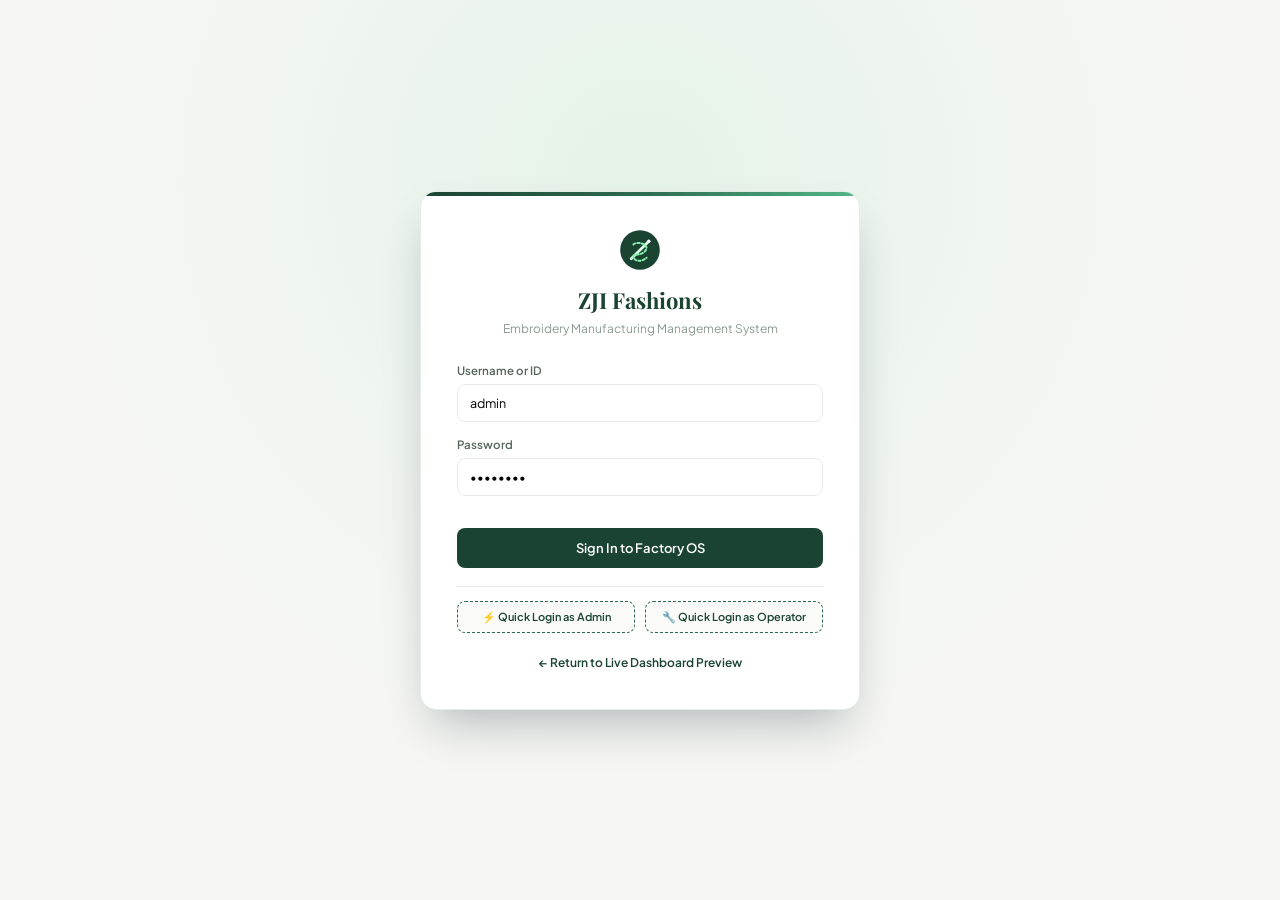
<file: Frontend/login.html>
<!DOCTYPE html>
<html lang="en">
<head>
    <meta charset="UTF-8">
    <meta name="viewport" content="width=device-width, initial-scale=1.0">
    <title>ZJI Fashions - Factory Operations Portal</title>
    <link rel="stylesheet" href="css/style.css">
    <style>
        .auth-container {
            display: flex;
            align-items: center;
            justify-content: center;
            min-height: 100vh;
            width: 100%;
            padding: 24px;
            background: radial-gradient(circle at 50% 20%, rgba(34, 197, 94, 0.08) 0%, transparent 60%), #f6f7f4;
        }
        .auth-white-card {
            background: #ffffff;
            border: 1px solid var(--border-card);
            border-radius: var(--radius-lg);
            width: 100%;
            max-width: 440px;
            padding: 36px;
            box-shadow: var(--shadow-modal);
            position: relative;
            overflow: hidden;
        }
        .auth-white-card::before {
            content: '';
            position: absolute;
            top: 0;
            left: 0;
            width: 100%;
            height: 4px;
            background: linear-gradient(90deg, #1b4332, #2d6a4f, #52b788);
        }
    </style>
</head>
<body>
    <div class="auth-container">
        <div class="auth-white-card">
            <div style="text-align: center; margin-bottom: 24px;">
                <div class="brand-logo-mark" style="margin: 0 auto 12px auto; width: 44px; height: 44px;">
                    <svg viewBox="0 0 40 40" fill="none">
                        <circle cx="20" cy="20" r="18" fill="#1b4332" />
                        <path d="M12 28L28 12" stroke="#dcfce7" stroke-width="2.5" stroke-linecap="round"/>
                        <circle cx="28" cy="12" r="1.5" fill="#ffffff" />
                        <path d="M14 15C16 13 22 13 25 16C28 19 23 24 18 24C13 24 13 27 16 29C19 31 24 29 26 27" 
                              stroke="#86efac" stroke-width="1.8" stroke-linecap="round" stroke-dasharray="2 2"/>
                    </svg>
                </div>
                <h2 style="font-family: 'Playfair Display', serif; font-size: 22px; font-weight: 700; color: var(--brand-forest);">ZJI Fashions</h2>
                <p style="font-size: 12px; color: var(--text-muted); margin-top: 3px;">Embroidery Manufacturing Management System</p>
            </div>

            <form id="login-form">
                <div class="form-group">
                    <label class="form-label" for="username">Username or ID</label>
                    <input type="text" id="username" class="form-control" placeholder="admin" value="admin" required>
                </div>

                <div class="form-group" style="margin-bottom: 22px;">
                    <label class="form-label" for="password">Password</label>
                    <input type="password" id="password" class="form-control" placeholder="••••••••" value="admin123" required>
                </div>

                <button type="submit" id="login-btn" class="auth-submit-btn">
                    Sign In to Factory OS
                </button>
            </form>

            <div class="quick-demo-buttons" style="margin-top: 18px;">
                <button class="demo-account-btn" id="demo-admin" type="button">⚡ Quick Login as Admin</button>
                <button class="demo-account-btn" id="demo-operator" type="button">🔧 Quick Login as Operator</button>
            </div>

            <div style="text-align: center; margin-top: 20px;">
                <a href="dashboard.html" style="font-size: 12px; color: var(--brand-forest); font-weight: 600;">
                    ← Return to Live Dashboard Preview
                </a>
            </div>
        </div>
    </div>

    <script src="js/config.js"></script>
    <script src="js/login.js"></script>
    <script>
        document.getElementById('demo-admin').onclick = () => {
            setCurrentUser({ username: 'admin', name: 'Administrator', is_staff: true, role: 'admin' });
            showNotification('Logged in as Administrator', 'success');
            setTimeout(() => window.location.href = 'dashboard.html', 500);
        };
        document.getElementById('demo-operator').onclick = () => {
            setCurrentUser({ username: 'operator_ali', name: 'Ali Raza (Operator)', is_staff: false, role: 'operator' });
            showNotification('Logged in as Shift Operator', 'success');
            setTimeout(() => window.location.href = 'dashboard.html', 500);
        };
    </script>
</body>
</html>
</file>
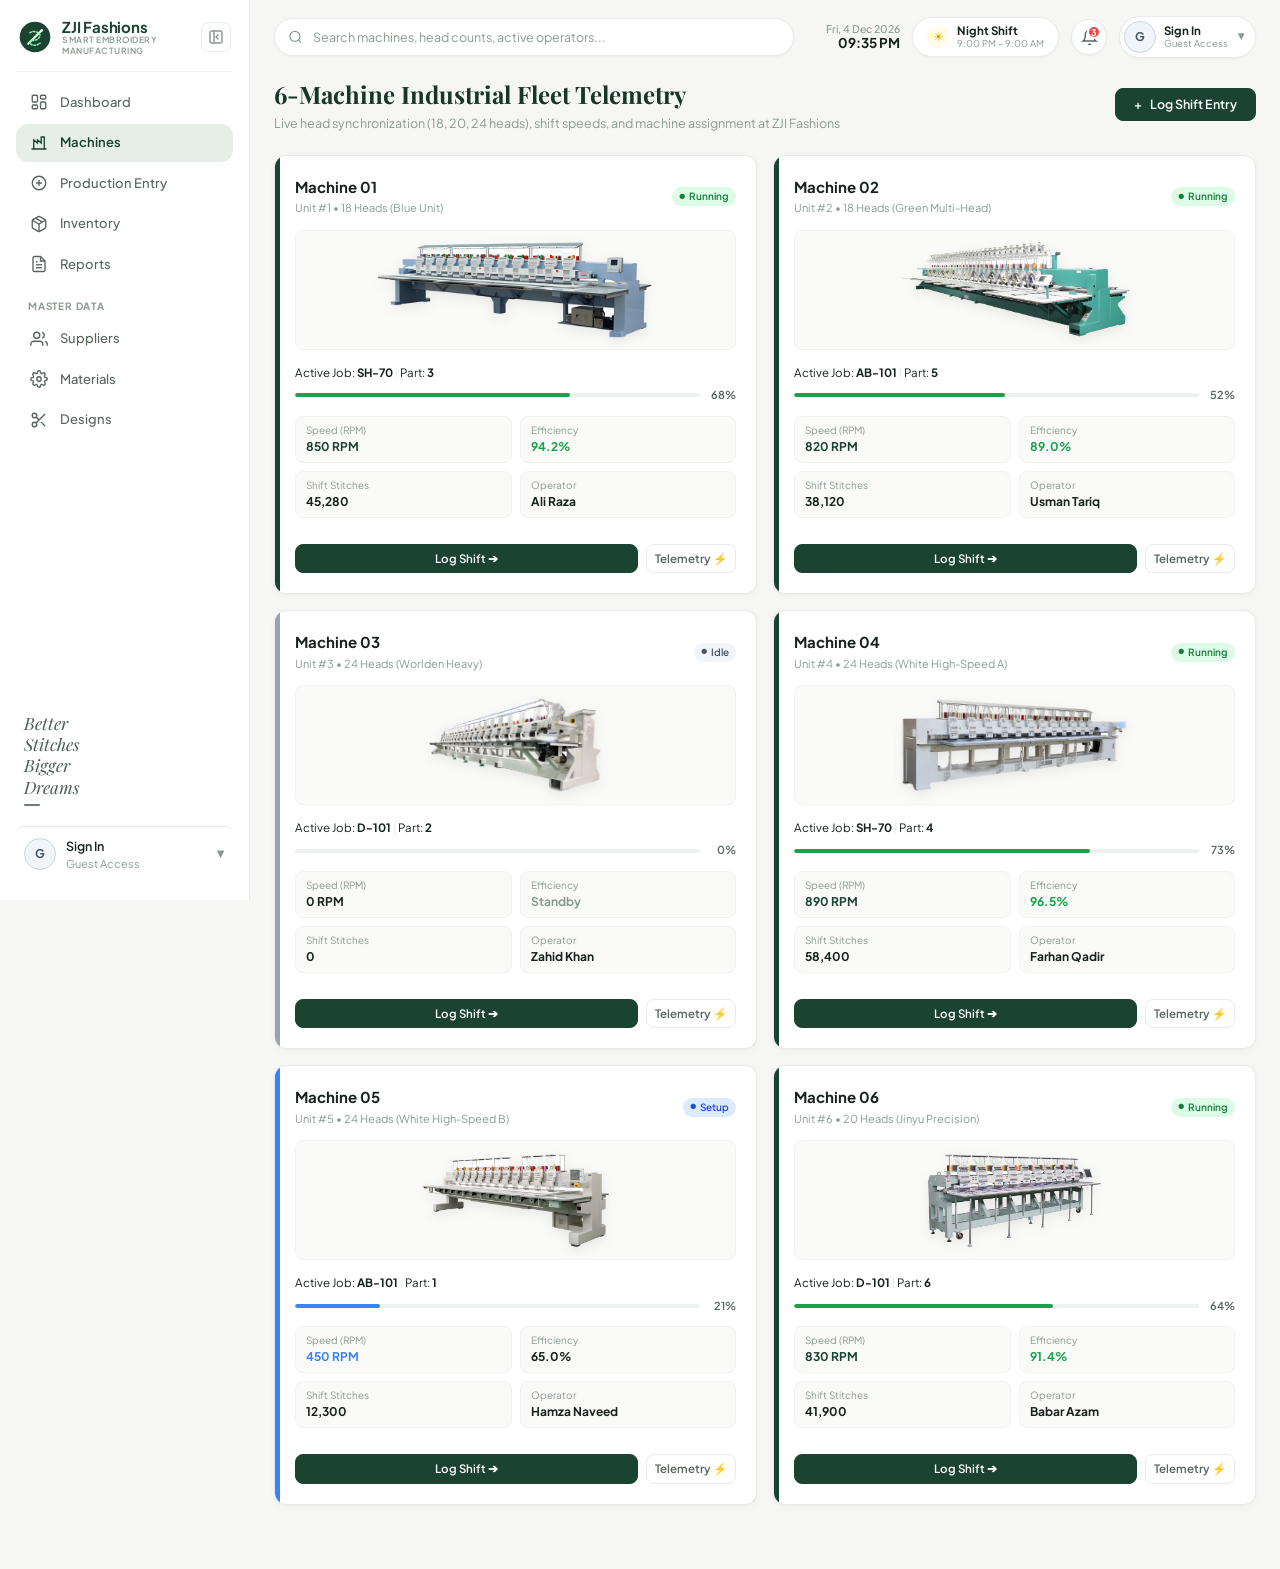
<file: Frontend/machines.html>
<!DOCTYPE html>
<html lang="en">
<head>
    <meta charset="UTF-8">
    <meta name="viewport" content="width=device-width, initial-scale=1.0">
    <title>ZJI Fashions - 6-Machine Industrial Fleet</title>
    <link rel="stylesheet" href="css/style.css">
</head>
<body>
    <div class="app-container">
        <div class="sidebar-overlay" id="sidebar-overlay"></div>

        <!-- Left Navigation Sidebar -->
        <aside class="sidebar" id="app-sidebar">
            <div>
                <!-- Brand Header -->
                <div class="brand-header">
                    <div class="brand-left-group">
                        <div class="brand-logo-mark">
                            <svg viewBox="0 0 40 40" fill="none">
                                <circle cx="20" cy="20" r="18" fill="#1b4332" />
                                <path d="M12 28L28 12" stroke="#dcfce7" stroke-width="2.5" stroke-linecap="round"/>
                                <circle cx="28" cy="12" r="1.5" fill="#ffffff" />
                                <path d="M14 15C16 13 22 13 25 16C28 19 23 24 18 24C13 24 13 27 16 29C19 31 24 29 26 27" 
                                      stroke="#86efac" stroke-width="1.8" stroke-linecap="round" stroke-dasharray="2 2"/>
                            </svg>
                        </div>
                        <div class="brand-details">
                            <h1>ZJI Fashions</h1>
                            <span class="brand-sub-line">Smart Embroidery</span>
                            <span class="brand-sub-line">Manufacturing</span>
                        </div>
                    </div>
                    <button class="sidebar-collapse-trigger" id="sidebar-collapse-trigger" title="Collapse Sidebar (Hide)">
                        <svg width="18" height="18" viewBox="0 0 24 24" fill="none" stroke="currentColor" stroke-width="2.2" stroke-linecap="round" stroke-linejoin="round">
                            <rect x="3" y="3" width="18" height="18" rx="2.5"></rect>
                            <line x1="9" y1="3" x2="9" y2="21"></line>
                            <polyline points="15 15 12 12 15 9"></polyline>
                        </svg>
                    </button>
                </div>

                <!-- Navigation List -->
                <nav class="nav-section">
                    <ul class="nav-list">
                        <li class="nav-item">
                            <a href="dashboard.html">
                                <span class="nav-icon"><svg viewBox="0 0 24 24" fill="none" stroke="currentColor"><rect x="3" y="3" width="7" height="9" rx="1.5"></rect><rect x="14" y="3" width="7" height="5" rx="1.5"></rect><rect x="14" y="12" width="7" height="9" rx="1.5"></rect><rect x="3" y="16" width="7" height="5" rx="1.5"></rect></svg></span>
                                <span>Dashboard</span>
                            </a>
                        </li>
                        <li class="nav-item active">
                            <a href="machines.html">
                                <span class="nav-icon"><svg viewBox="0 0 24 24" fill="none" stroke="currentColor"><path d="M2 20h20M5 20V8l5 4V8l5 4V4h4v16"></path></svg></span>
                                <span>Machines</span>
                            </a>
                        </li>
                        <li class="nav-item">
                            <a href="production.html">
                                <span class="nav-icon"><svg viewBox="0 0 24 24" fill="none" stroke="currentColor"><circle cx="12" cy="12" r="9"></circle><path d="M12 8v8M8 12h8"></path></svg></span>
                                <span>Production Entry</span>
                            </a>
                        </li>
                        <li class="nav-item">
                            <a href="inventory.html">
                                <span class="nav-icon"><svg viewBox="0 0 24 24" fill="none" stroke="currentColor"><path d="M16.5 9.4 7.55 4.24M21 16V8a2 2 0 0 0-1-1.73l-7-4a2 2 0 0 0-2 0l-7 4A2 2 0 0 0 3 8v8a2 2 0 0 0 1 1.73l7 4a2 2 0 0 0 2 0l7-4A2 2 0 0 0 21 16z"></path><polyline points="3.29 7 12 12.01 20.71 7"></polyline><line x1="12" y1="22.08" x2="12" y2="12"></line></svg></span>
                                <span>Inventory</span>
                            </a>
                        </li>
                        <li class="nav-item">
                            <a href="reports.html">
                                <span class="nav-icon"><svg viewBox="0 0 24 24" fill="none" stroke="currentColor"><path d="M14 2H6a2 2 0 0 0-2 2v16a2 2 0 0 0 2 2h12a2 2 0 0 0 2-2V8z"></path><polyline points="14 2 14 8 20 8"></polyline><line x1="16" y1="13" x2="8" y2="13"></line><line x1="16" y1="17" x2="8" y2="17"></line><polyline points="10 9 9 9 8 9"></polyline></svg></span>
                                <span>Reports</span>
                            </a>
                        </li>
                    </ul>

                    <!-- Master Data Section -->
                    <div class="nav-section-title">Master Data</div>
                    <ul class="nav-list">
                        <li class="nav-item">
                            <a href="suppliers.html">
                                <span class="nav-icon"><svg viewBox="0 0 24 24" fill="none" stroke="currentColor"><path d="M17 21v-2a4 4 0 0 0-4-4H5a4 4 0 0 0-4 4v2"></path><circle cx="9" cy="7" r="4"></circle><path d="M23 21v-2a4 4 0 0 0-3-3.87"></path><path d="M16 3.13a4 4 0 0 1 0 7.75"></path></svg></span>
                                <span>Suppliers</span>
                            </a>
                        </li>
                        <li class="nav-item">
                            <a href="materials.html">
                                <span class="nav-icon"><svg viewBox="0 0 24 24" fill="none" stroke="currentColor"><circle cx="12" cy="12" r="3"></circle><path d="M19.4 15a1.65 1.65 0 0 0 .33 1.82l.06.06a2 2 0 0 1 0 2.83 2 2 0 0 1-2.83 0l-.06-.06a1.65 1.65 0 0 0-1.82-.33 1.65 1.65 0 0 0-1 1.51V21a2 2 0 0 1-2 2 2 2 0 0 1-2-2v-.09A1.65 1.65 0 0 0 9 19.4a1.65 1.65 0 0 0-1.82.33l-.06.06a2 2 0 0 1-2.83 0 2 2 0 0 1 0-2.83l.06-.06a1.65 1.65 0 0 0 .33-1.82 1.65 1.65 0 0 0-1.51-1H3a2 2 0 0 1-2-2 2 2 0 0 1 2-2h.09A1.65 1.65 0 0 0 4.6 9a1.65 1.65 0 0 0-.33-1.82l-.06-.06a2 2 0 0 1 0-2.83 2 2 0 0 1 2.83 0l.06.06a1.65 1.65 0 0 0 1.82.33H9a1.65 1.65 0 0 0 1-1.51V3a2 2 0 0 1 2-2 2 2 0 0 1 2 2v.09a1.65 1.65 0 0 0 1 1.51 1.65 1.65 0 0 0 1.82-.33l.06-.06a2 2 0 0 1 2.83 0 2 2 0 0 1 0 2.83l-.06.06a1.65 1.65 0 0 0-.33 1.82V9a1.65 1.65 0 0 0 1.51 1H21a2 2 0 0 1 2 2 2 2 0 0 1-2 2h-.09a1.65 1.65 0 0 0-1.51 1z"></path></svg></span>
                                <span>Materials</span>
                            </a>
                        </li>
                        <li class="nav-item">
                            <a href="designs.html">
                                <span class="nav-icon"><svg viewBox="0 0 24 24" fill="none" stroke="currentColor"><circle cx="6" cy="6" r="3"></circle><circle cx="6" cy="18" r="3"></circle><line x1="20" y1="4" x2="8.12" y2="15.88"></line><line x1="14.47" y1="14.48" x2="20" y2="20"></line><line x1="8.12" y1="8.12" x2="12" y2="12"></line></svg></span>
                                <span>Designs</span>
                            </a>
                        </li>
                    </ul>
                </nav>
            </div>

            <!-- Sidebar Bottom: Quote & User Profile -->
            <div>
                <div class="sidebar-art-container">
                    <div class="sidebar-quote-box">
                        <div class="sidebar-quote-script">Better<br>Stitches<br>Bigger<br>Dreams</div>
                        <div class="sidebar-quote-dash"></div>
                    </div>
                </div>

                <div class="sidebar-user-pill" id="sidebar-user-pill">
                    <div class="user-initials-circle admin" id="sidebar-user-avatar">A</div>
                    <div class="sidebar-user-info">
                        <div class="sidebar-user-name" id="sidebar-user-name">Admin</div>
                        <div class="sidebar-user-role" id="sidebar-user-role">Administrator</div>
                    </div>
                    <span class="sidebar-user-arrow">▼</span>
                </div>
            </div>
        </aside>

        <!-- Main Content Viewport -->
        <main class="main-viewport" id="main-viewport">
            <header class="top-navbar">
                <div class="navbar-left">
                    <button class="sidebar-toggle-navbar" id="sidebar-toggle-navbar" title="Expand Navigation Sidebar">
                        <svg width="20" height="20" viewBox="0 0 24 24" fill="none" stroke="currentColor" stroke-width="2.2" stroke-linecap="round" stroke-linejoin="round">
                            <rect x="3" y="3" width="18" height="18" rx="2.5"></rect>
                            <line x1="9" y1="3" x2="9" y2="21"></line>
                            <polyline points="13 9 16 12 13 15"></polyline>
                        </svg>
                    </button>
                    <div class="search-wrapper">
                        <svg class="search-icon" viewBox="0 0 24 24" fill="none" stroke="currentColor" stroke-width="2">
                            <circle cx="11" cy="11" r="8"></circle>
                            <line x1="21" y1="21" x2="16.65" y2="16.65"></line>
                        </svg>
                        <input type="text" class="search-input" placeholder="Search machines, head counts, active operators...">
                    </div>
                </div>
                <div class="navbar-right">
                    <!-- Live Date & Time Widget (Synchronized on all pages) -->
                    <div class="date-time-widget">
                        <div class="date-text" id="live-date-label">Wed, 29 Oct 2025</div>
                        <div class="time-text" id="live-time-label">02:45 PM</div>
                    </div>

                    <div class="shift-pill-badge">
                        <div class="shift-icon-sun">☀</div>
                        <div class="shift-pill-details">
                            <div class="shift-name" id="topbar-shift-title">Day Shift</div>
                            <div class="shift-hours" id="topbar-shift-hours">9:00 AM – 9:00 PM</div>
                        </div>
                    </div>

                    <button class="notification-bell-btn" title="Notifications">
                        <svg width="17" height="17" viewBox="0 0 24 24" fill="none" stroke="currentColor" stroke-width="2">
                            <path d="M18 8A6 6 0 0 0 6 8c0 7-3 9-3 9h18s-3-2-3-9"></path>
                            <path d="M13.73 21a2 2 0 0 1-3.46 0"></path>
                        </svg>
                        <span class="notification-count">3</span>
                    </button>

                    <div class="topbar-user-pill" id="topbar-user-pill">
                        <div class="user-initials-circle admin" id="topbar-user-avatar">A</div>
                        <div class="topbar-user-info">
                            <div class="topbar-user-name" id="topbar-user-name">Admin</div>
                            <div class="topbar-user-role" id="topbar-user-role">Administrator</div>
                        </div>
                        <span class="topbar-user-arrow">▼</span>
                    </div>
                </div>
            </header>

            <!-- Page Title Banner -->
            <div class="page-title-banner">
                <div class="page-title-text">
                    <h1>6-Machine Industrial Fleet Telemetry</h1>
                    <p>Live head synchronization (18, 20, 24 heads), shift speeds, and machine assignment at ZJI Fashions</p>
                </div>
                <a href="production.html" class="btn btn-primary">
                    <span>+</span> Log Shift Entry
                </a>
            </div>

            <!-- Fleet Overview Cards Grid (Same High-End UI as Dashboard) -->
            <div class="master-grid-3col">
                <!-- Unit 1 -->
                <div class="fleet-card-expanded running">
                    <div>
                        <div class="fleet-top-row">
                            <div>
                                <h3 style="font-size: 15px; font-weight: 700; color: var(--text-primary);">Machine 01</h3>
                                <span style="font-size: 11px; color: var(--text-muted);">Unit #1 • 18 Heads (Blue Unit)</span>
                            </div>
                            <span class="machine-status-tag running">Running</span>
                        </div>
                        <div class="fleet-photo-box">
                            <img src="assets/images/embroidery-machine-1-blue-12-head.png" alt="Machine 01">
                        </div>
                        <div style="font-size: 11.5px; margin-bottom: 6px;">
                            Active Job: <strong>SH-70</strong> <span style="color: var(--border-color);">|</span> Part: <strong>3</strong>
                        </div>
                        <div class="machine-progress-row" style="margin-bottom: 12px;">
                            <div class="progress-track"><div class="progress-fill running" style="width: 68%;"></div></div>
                            <span class="machine-progress-pct">68%</span>
                        </div>
                        <div class="fleet-metrics-2col">
                            <div class="fleet-metric-pill">
                                <span>Speed (RPM)</span>
                                <strong style="color: var(--brand-forest);">850 RPM</strong>
                            </div>
                            <div class="fleet-metric-pill">
                                <span>Efficiency</span>
                                <strong style="color: #16a34a;">94.2%</strong>
                            </div>
                            <div class="fleet-metric-pill">
                                <span>Shift Stitches</span>
                                <strong>45,280</strong>
                            </div>
                            <div class="fleet-metric-pill">
                                <span>Operator</span>
                                <strong>Ali Raza</strong>
                            </div>
                        </div>
                    </div>
                    <div style="display: flex; gap: 8px; margin-top: 14px;">
                        <a href="production.html?machine=1" class="btn btn-primary" style="flex: 1; font-size: 11.5px; padding: 8px;">Log Shift ➔</a>
                        <a href="dashboard.html" class="btn btn-secondary" style="font-size: 11.5px; padding: 8px;">Telemetry ⚡</a>
                    </div>
                </div>

                <!-- Unit 2 -->
                <div class="fleet-card-expanded running">
                    <div>
                        <div class="fleet-top-row">
                            <div>
                                <h3 style="font-size: 15px; font-weight: 700; color: var(--text-primary);">Machine 02</h3>
                                <span style="font-size: 11px; color: var(--text-muted);">Unit #2 • 18 Heads (Green Multi-Head)</span>
                            </div>
                            <span class="machine-status-tag running">Running</span>
                        </div>
                        <div class="fleet-photo-box">
                            <img src="assets/images/embroidery-machine-2-green-multi-head.png" alt="Machine 02">
                        </div>
                        <div style="font-size: 11.5px; margin-bottom: 6px;">
                            Active Job: <strong>AB-101</strong> <span style="color: var(--border-color);">|</span> Part: <strong>5</strong>
                        </div>
                        <div class="machine-progress-row" style="margin-bottom: 12px;">
                            <div class="progress-track"><div class="progress-fill running" style="width: 52%;"></div></div>
                            <span class="machine-progress-pct">52%</span>
                        </div>
                        <div class="fleet-metrics-2col">
                            <div class="fleet-metric-pill">
                                <span>Speed (RPM)</span>
                                <strong style="color: var(--brand-forest);">820 RPM</strong>
                            </div>
                            <div class="fleet-metric-pill">
                                <span>Efficiency</span>
                                <strong style="color: #16a34a;">89.0%</strong>
                            </div>
                            <div class="fleet-metric-pill">
                                <span>Shift Stitches</span>
                                <strong>38,120</strong>
                            </div>
                            <div class="fleet-metric-pill">
                                <span>Operator</span>
                                <strong>Usman Tariq</strong>
                            </div>
                        </div>
                    </div>
                    <div style="display: flex; gap: 8px; margin-top: 14px;">
                        <a href="production.html?machine=2" class="btn btn-primary" style="flex: 1; font-size: 11.5px; padding: 8px;">Log Shift ➔</a>
                        <a href="dashboard.html" class="btn btn-secondary" style="font-size: 11.5px; padding: 8px;">Telemetry ⚡</a>
                    </div>
                </div>

                <!-- Unit 3 -->
                <div class="fleet-card-expanded idle">
                    <div>
                        <div class="fleet-top-row">
                            <div>
                                <h3 style="font-size: 15px; font-weight: 700; color: var(--text-primary);">Machine 03</h3>
                                <span style="font-size: 11px; color: var(--text-muted);">Unit #3 • 24 Heads (Worlden Heavy)</span>
                            </div>
                            <span class="machine-status-tag idle">Idle</span>
                        </div>
                        <div class="fleet-photo-box">
                            <img src="assets/images/embroidery-machine-3-worlden-multi-head.png" alt="Machine 03">
                        </div>
                        <div style="font-size: 11.5px; margin-bottom: 6px;">
                            Active Job: <strong>D-101</strong> <span style="color: var(--border-color);">|</span> Part: <strong>2</strong>
                        </div>
                        <div class="machine-progress-row" style="margin-bottom: 12px;">
                            <div class="progress-track"><div class="progress-fill idle" style="width: 0%;"></div></div>
                            <span class="machine-progress-pct">0%</span>
                        </div>
                        <div class="fleet-metrics-2col">
                            <div class="fleet-metric-pill">
                                <span>Speed (RPM)</span>
                                <strong>0 RPM</strong>
                            </div>
                            <div class="fleet-metric-pill">
                                <span>Efficiency</span>
                                <strong style="color: var(--text-muted);">Standby</strong>
                            </div>
                            <div class="fleet-metric-pill">
                                <span>Shift Stitches</span>
                                <strong>0</strong>
                            </div>
                            <div class="fleet-metric-pill">
                                <span>Operator</span>
                                <strong>Zahid Khan</strong>
                            </div>
                        </div>
                    </div>
                    <div style="display: flex; gap: 8px; margin-top: 14px;">
                        <a href="production.html?machine=3" class="btn btn-primary" style="flex: 1; font-size: 11.5px; padding: 8px;">Log Shift ➔</a>
                        <a href="dashboard.html" class="btn btn-secondary" style="font-size: 11.5px; padding: 8px;">Telemetry ⚡</a>
                    </div>
                </div>

                <!-- Unit 4 -->
                <div class="fleet-card-expanded running">
                    <div>
                        <div class="fleet-top-row">
                            <div>
                                <h3 style="font-size: 15px; font-weight: 700; color: var(--text-primary);">Machine 04</h3>
                                <span style="font-size: 11px; color: var(--text-muted);">Unit #4 • 24 Heads (White High-Speed A)</span>
                            </div>
                            <span class="machine-status-tag running">Running</span>
                        </div>
                        <div class="fleet-photo-box">
                            <img src="assets/images/embroidery-machine-4-white-12-head-a.png" alt="Machine 04">
                        </div>
                        <div style="font-size: 11.5px; margin-bottom: 6px;">
                            Active Job: <strong>SH-70</strong> <span style="color: var(--border-color);">|</span> Part: <strong>4</strong>
                        </div>
                        <div class="machine-progress-row" style="margin-bottom: 12px;">
                            <div class="progress-track"><div class="progress-fill running" style="width: 73%;"></div></div>
                            <span class="machine-progress-pct">73%</span>
                        </div>
                        <div class="fleet-metrics-2col">
                            <div class="fleet-metric-pill">
                                <span>Speed (RPM)</span>
                                <strong style="color: var(--brand-forest);">890 RPM</strong>
                            </div>
                            <div class="fleet-metric-pill">
                                <span>Efficiency</span>
                                <strong style="color: #16a34a;">96.5%</strong>
                            </div>
                            <div class="fleet-metric-pill">
                                <span>Shift Stitches</span>
                                <strong>58,400</strong>
                            </div>
                            <div class="fleet-metric-pill">
                                <span>Operator</span>
                                <strong>Farhan Qadir</strong>
                            </div>
                        </div>
                    </div>
                    <div style="display: flex; gap: 8px; margin-top: 14px;">
                        <a href="production.html?machine=4" class="btn btn-primary" style="flex: 1; font-size: 11.5px; padding: 8px;">Log Shift ➔</a>
                        <a href="dashboard.html" class="btn btn-secondary" style="font-size: 11.5px; padding: 8px;">Telemetry ⚡</a>
                    </div>
                </div>

                <!-- Unit 5 -->
                <div class="fleet-card-expanded setup">
                    <div>
                        <div class="fleet-top-row">
                            <div>
                                <h3 style="font-size: 15px; font-weight: 700; color: var(--text-primary);">Machine 05</h3>
                                <span style="font-size: 11px; color: var(--text-muted);">Unit #5 • 24 Heads (White High-Speed B)</span>
                            </div>
                            <span class="machine-status-tag setup">Setup</span>
                        </div>
                        <div class="fleet-photo-box">
                            <img src="assets/images/embroidery-machine-5-white-12-head-b.png" alt="Machine 05">
                        </div>
                        <div style="font-size: 11.5px; margin-bottom: 6px;">
                            Active Job: <strong>AB-101</strong> <span style="color: var(--border-color);">|</span> Part: <strong>1</strong>
                        </div>
                        <div class="machine-progress-row" style="margin-bottom: 12px;">
                            <div class="progress-track"><div class="progress-fill setup" style="width: 21%;"></div></div>
                            <span class="machine-progress-pct">21%</span>
                        </div>
                        <div class="fleet-metrics-2col">
                            <div class="fleet-metric-pill">
                                <span>Speed (RPM)</span>
                                <strong style="color: #3b82f6;">450 RPM</strong>
                            </div>
                            <div class="fleet-metric-pill">
                                <span>Efficiency</span>
                                <strong>65.0%</strong>
                            </div>
                            <div class="fleet-metric-pill">
                                <span>Shift Stitches</span>
                                <strong>12,300</strong>
                            </div>
                            <div class="fleet-metric-pill">
                                <span>Operator</span>
                                <strong>Hamza Naveed</strong>
                            </div>
                        </div>
                    </div>
                    <div style="display: flex; gap: 8px; margin-top: 14px;">
                        <a href="production.html?machine=5" class="btn btn-primary" style="flex: 1; font-size: 11.5px; padding: 8px;">Log Shift ➔</a>
                        <a href="dashboard.html" class="btn btn-secondary" style="font-size: 11.5px; padding: 8px;">Telemetry ⚡</a>
                    </div>
                </div>

                <!-- Unit 6 -->
                <div class="fleet-card-expanded running">
                    <div>
                        <div class="fleet-top-row">
                            <div>
                                <h3 style="font-size: 15px; font-weight: 700; color: var(--text-primary);">Machine 06</h3>
                                <span style="font-size: 11px; color: var(--text-muted);">Unit #6 • 20 Heads (Jinyu Precision)</span>
                            </div>
                            <span class="machine-status-tag running">Running</span>
                        </div>
                        <div class="fleet-photo-box">
                            <img src="assets/images/embroidery-machine-6-jinyu-10-head.png" alt="Machine 06">
                        </div>
                        <div style="font-size: 11.5px; margin-bottom: 6px;">
                            Active Job: <strong>D-101</strong> <span style="color: var(--border-color);">|</span> Part: <strong>6</strong>
                        </div>
                        <div class="machine-progress-row" style="margin-bottom: 12px;">
                            <div class="progress-track"><div class="progress-fill running" style="width: 64%;"></div></div>
                            <span class="machine-progress-pct">64%</span>
                        </div>
                        <div class="fleet-metrics-2col">
                            <div class="fleet-metric-pill">
                                <span>Speed (RPM)</span>
                                <strong style="color: var(--brand-forest);">830 RPM</strong>
                            </div>
                            <div class="fleet-metric-pill">
                                <span>Efficiency</span>
                                <strong style="color: #16a34a;">91.4%</strong>
                            </div>
                            <div class="fleet-metric-pill">
                                <span>Shift Stitches</span>
                                <strong>41,900</strong>
                            </div>
                            <div class="fleet-metric-pill">
                                <span>Operator</span>
                                <strong>Babar Azam</strong>
                            </div>
                        </div>
                    </div>
                    <div style="display: flex; gap: 8px; margin-top: 14px;">
                        <a href="production.html?machine=6" class="btn btn-primary" style="flex: 1; font-size: 11.5px; padding: 8px;">Log Shift ➔</a>
                        <a href="dashboard.html" class="btn btn-secondary" style="font-size: 11.5px; padding: 8px;">Telemetry ⚡</a>
                    </div>
                </div>
            </div>
        </main>
    </div>

    <script src="js/config.js"></script>
</body>
</html>
</file>
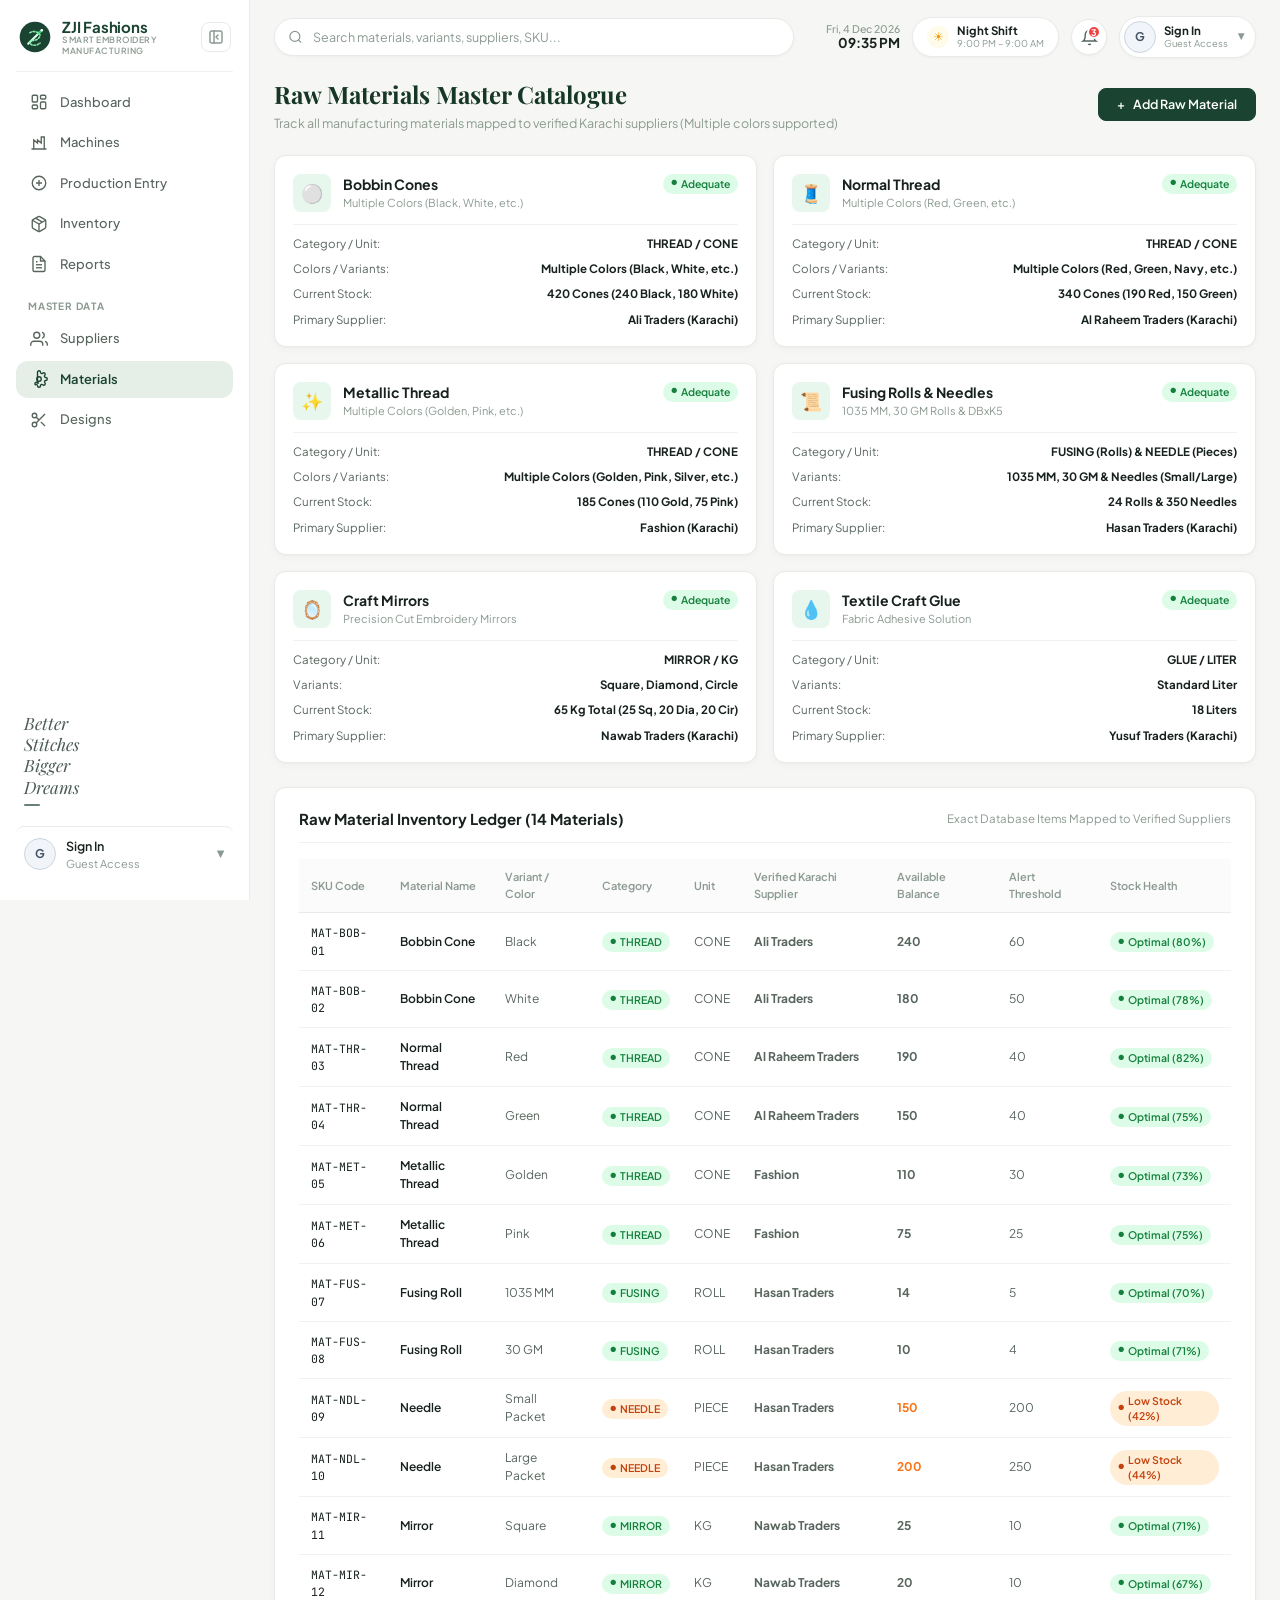
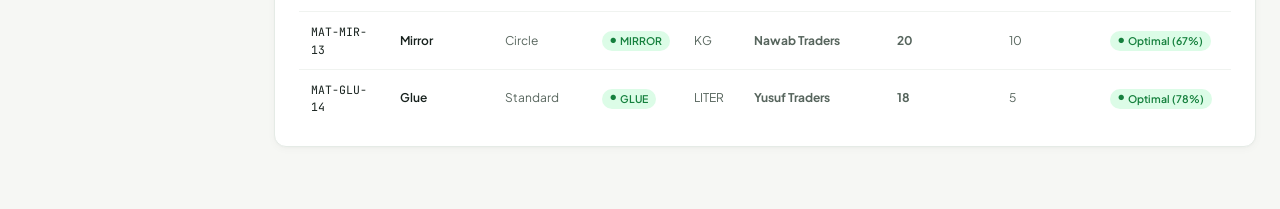
<file: Frontend/materials.html>
<!DOCTYPE html>
<html lang="en">
<head>
    <meta charset="UTF-8">
    <meta name="viewport" content="width=device-width, initial-scale=1.0">
    <title>ZJI Fashions - Raw Materials Catalogue | Master Data</title>
    <link rel="stylesheet" href="css/style.css">
</head>
<body>
    <div class="app-container">
        <!-- Mobile / Sidebar Overlay -->
        <div class="sidebar-overlay" id="sidebar-overlay"></div>

        <!-- Left Navigation Sidebar -->
        <aside class="sidebar" id="app-sidebar">
            <div>
                <!-- Brand Header with Direct Collapse Trigger -->
                <div class="brand-header">
                    <div class="brand-left-group">
                        <div class="brand-logo-mark">
                            <svg viewBox="0 0 40 40" fill="none" xmlns="http://www.w3.org/2000/svg">
                                <circle cx="20" cy="20" r="18" fill="#1b4332" />
                                <path d="M12 28L28 12" stroke="#dcfce7" stroke-width="2.5" stroke-linecap="round"/>
                                <path d="M28 12L24 16" stroke="#22c55e" stroke-width="2.5" stroke-linecap="round"/>
                                <circle cx="28" cy="12" r="1.5" fill="#ffffff" />
                                <path d="M14 15C16 13 22 13 25 16C28 19 23 24 18 24C13 24 13 27 16 29C19 31 24 29 26 27" 
                                      stroke="#86efac" stroke-width="1.8" stroke-linecap="round" stroke-dasharray="2 2"/>
                            </svg>
                        </div>
                        <div class="brand-details">
                            <h1>ZJI Fashions</h1>
                            <span class="brand-sub-line">Smart Embroidery</span>
                            <span class="brand-sub-line">Manufacturing</span>
                        </div>
                    </div>
                    <button class="sidebar-collapse-trigger" id="sidebar-collapse-trigger" title="Collapse Sidebar (Hide)">
                        <svg width="18" height="18" viewBox="0 0 24 24" fill="none" stroke="currentColor" stroke-width="2.2" stroke-linecap="round" stroke-linejoin="round">
                            <rect x="3" y="3" width="18" height="18" rx="2.5"></rect>
                            <line x1="9" y1="3" x2="9" y2="21"></line>
                            <polyline points="15 15 12 12 15 9"></polyline>
                        </svg>
                    </button>
                </div>

                <!-- Navigation List -->
                <nav class="nav-section">
                    <ul class="nav-list">
                        <li class="nav-item">
                            <a href="dashboard.html" id="nav-dashboard">
                                <span class="nav-icon">
                                    <svg viewBox="0 0 24 24" fill="none" stroke="currentColor">
                                        <rect x="3" y="3" width="7" height="9" rx="1.5"></rect>
                                        <rect x="14" y="3" width="7" height="5" rx="1.5"></rect>
                                        <rect x="14" y="12" width="7" height="9" rx="1.5"></rect>
                                        <rect x="3" y="16" width="7" height="5" rx="1.5"></rect>
                                    </svg>
                                </span>
                                <span>Dashboard</span>
                            </a>
                        </li>
                        <li class="nav-item">
                            <a href="machines.html" id="nav-machines">
                                <span class="nav-icon">
                                    <svg viewBox="0 0 24 24" fill="none" stroke="currentColor">
                                        <path d="M2 20h20M5 20V8l5 4V8l5 4V4h4v16"></path>
                                    </svg>
                                </span>
                                <span>Machines</span>
                            </a>
                        </li>
                        <li class="nav-item">
                            <a href="production.html" id="nav-production">
                                <span class="nav-icon">
                                    <svg viewBox="0 0 24 24" fill="none" stroke="currentColor">
                                        <circle cx="12" cy="12" r="9"></circle>
                                        <path d="M12 8v8M8 12h8"></path>
                                    </svg>
                                </span>
                                <span>Production Entry</span>
                            </a>
                        </li>
                        <li class="nav-item">
                            <a href="inventory.html" id="nav-inventory">
                                <span class="nav-icon">
                                    <svg viewBox="0 0 24 24" fill="none" stroke="currentColor">
                                        <path d="M16.5 9.4 7.55 4.24M21 16V8a2 2 0 0 0-1-1.73l-7-4a2 2 0 0 0-2 0l-7 4A2 2 0 0 0 3 8v8a2 2 0 0 0 1 1.73l7 4a2 2 0 0 0 2 0l7-4A2 2 0 0 0 21 16z"></path>
                                        <polyline points="3.29 7 12 12.01 20.71 7"></polyline>
                                        <line x1="12" y1="22.08" x2="12" y2="12"></line>
                                    </svg>
                                </span>
                                <span>Inventory</span>
                            </a>
                        </li>
                        <li class="nav-item">
                            <a href="reports.html" id="nav-reports">
                                <span class="nav-icon">
                                    <svg viewBox="0 0 24 24" fill="none" stroke="currentColor">
                                        <path d="M14 2H6a2 2 0 0 0-2 2v16a2 2 0 0 0 2 2h12a2 2 0 0 0 2-2V8z"></path>
                                        <polyline points="14 2 14 8 20 8"></polyline>
                                        <line x1="16" y1="13" x2="8" y2="13"></line>
                                        <line x1="16" y1="17" x2="8" y2="17"></line>
                                        <polyline points="10 9 9 9 8 9"></polyline>
                                    </svg>
                                </span>
                                <span>Reports</span>
                            </a>
                        </li>
                    </ul>

                    <!-- Master Data Section -->
                    <div class="nav-section-title">Master Data</div>
                    <ul class="nav-list">
                        <li class="nav-item">
                            <a href="suppliers.html" id="nav-suppliers">
                                <span class="nav-icon">
                                    <svg viewBox="0 0 24 24" fill="none" stroke="currentColor">
                                        <path d="M17 21v-2a4 4 0 0 0-4-4H5a4 4 0 0 0-4 4v2"></path>
                                        <circle cx="9" cy="7" r="4"></circle>
                                        <path d="M23 21v-2a4 4 0 0 0-3-3.87"></path>
                                        <path d="M16 3.13a4 4 0 0 1 0 7.75"></path>
                                    </svg>
                                </span>
                                <span>Suppliers</span>
                            </a>
                        </li>
                        <li class="nav-item active">
                            <a href="materials.html" id="nav-materials">
                                <span class="nav-icon">
                                    <svg viewBox="0 0 24 24" fill="none" stroke="currentColor">
                                        <circle cx="12" cy="12" r="3"></circle>
                                        <path d="M19.4 15a1.65 1.65 0 0 0 .33 1.82l.06.06a2 2 0 0 1 0 2.83 2 2 0 0 1-2.83 0l-.06-.06a1.65 1.65 0 0 0-1.82-.33 1.65 1.65 0 0 0-1 1.51V21a2 2 0 0 1-2 2 2 2 0 0 1-2-2v-.09A1.65 1.65 0 0 0 9 19.4a1.65 1.65 0 0 0-1.82.33l-.06.06a2 2 0 0 1 0-2.83 2 2 0 0 1 2.83 0l.06.06a1.65 1.65 0 0 0 1.82.33H9a1.65 1.65 0 0 0 1-1.51V3a2 2 0 0 1 2-2 2 2 0 0 1 2 2v.09a1.65 1.65 0 0 0 1 1.51 1.65 1.65 0 0 0 1.82-.33l.06-.06a2 2 0 0 1 2.83 0 2 2 0 0 1 0 2.83l-.06.06a1.65 1.65 0 0 0-.33 1.82V9a1.65 1.65 0 0 0 1.51 1H21a2 2 0 0 1 2 2 2 2 0 0 1-2 2h-.09a1.65 1.65 0 0 0-1.51 1z"></path>
                                    </svg>
                                </span>
                                <span>Materials</span>
                            </a>
                        </li>
                        <li class="nav-item">
                            <a href="designs.html" id="nav-designs">
                                <span class="nav-icon">
                                    <svg viewBox="0 0 24 24" fill="none" stroke="currentColor">
                                        <circle cx="6" cy="6" r="3"></circle>
                                        <circle cx="6" cy="18" r="3"></circle>
                                        <line x1="20" y1="4" x2="8.12" y2="15.88"></line>
                                        <line x1="14.47" y1="14.48" x2="20" y2="20"></line>
                                        <line x1="8.12" y1="8.12" x2="12" y2="12"></line>
                                    </svg>
                                </span>
                                <span>Designs</span>
                            </a>
                        </li>
                    </ul>
                </nav>
            </div>

            <!-- Sidebar Bottom: Quote & User Profile -->
            <div>
                <div class="sidebar-art-container">
                    <div class="sidebar-quote-box">
                        <div class="sidebar-quote-script">Better<br>Stitches<br>Bigger<br>Dreams</div>
                        <div class="sidebar-quote-dash"></div>
                    </div>
                </div>

                <div class="sidebar-user-pill" id="sidebar-user-pill" title="Click for Account Options">
                    <div class="user-initials-circle admin" id="sidebar-user-avatar">A</div>
                    <div class="sidebar-user-info">
                        <div class="sidebar-user-name" id="sidebar-user-name">Admin</div>
                        <div class="sidebar-user-role" id="sidebar-user-role">Administrator</div>
                    </div>
                    <span class="sidebar-user-arrow">▼</span>
                </div>
            </div>
        </aside>

        <!-- Main Content Viewport -->
        <main class="main-viewport" id="main-viewport">
            <header class="top-navbar">
                <div class="navbar-left">
                    <button class="sidebar-toggle-navbar" id="sidebar-toggle-navbar" title="Expand Navigation Sidebar">
                        <svg width="20" height="20" viewBox="0 0 24 24" fill="none" stroke="currentColor" stroke-width="2.2" stroke-linecap="round" stroke-linejoin="round">
                            <rect x="3" y="3" width="18" height="18" rx="2.5"></rect>
                            <line x1="9" y1="3" x2="9" y2="21"></line>
                            <polyline points="13 9 16 12 13 15"></polyline>
                        </svg>
                    </button>
                    <div class="search-wrapper">
                        <svg class="search-icon" viewBox="0 0 24 24" fill="none" stroke="currentColor" stroke-width="2">
                            <circle cx="11" cy="11" r="8"></circle>
                            <line x1="21" y1="21" x2="16.65" y2="16.65"></line>
                        </svg>
                        <input type="text" class="search-input" placeholder="Search materials, variants, suppliers, SKU...">
                    </div>
                </div>
                <div class="navbar-right">
                    <!-- Live Date & Time Widget -->
                    <div class="date-time-widget">
                        <div class="date-text" id="live-date-label">Wed, 29 Oct 2025</div>
                        <div class="time-text" id="live-time-label">02:45 PM</div>
                    </div>

                    <!-- Shift Badge -->
                    <div class="shift-pill-badge" id="shift-pill-badge">
                        <div class="shift-icon-sun">☀</div>
                        <div class="shift-pill-details">
                            <div class="shift-name" id="topbar-shift-title">Day Shift</div>
                            <div class="shift-hours" id="topbar-shift-hours">9:00 AM – 9:00 PM</div>
                        </div>
                    </div>

                    <!-- Notifications -->
                    <button class="notification-bell-btn" id="notification-bell-btn" title="Notifications">
                        <svg width="17" height="17" viewBox="0 0 24 24" fill="none" stroke="currentColor" stroke-width="2">
                            <path d="M18 8A6 6 0 0 0 6 8c0 7-3 9-3 9h18s-3-2-3-9"></path>
                            <path d="M13.73 21a2 2 0 0 1-3.46 0"></path>
                        </svg>
                        <span class="notification-count" id="notif-badge">3</span>
                    </button>

                    <!-- Topbar Profile Pill with Initials -->
                    <div class="topbar-user-pill" id="topbar-user-pill" title="Click to Switch User / View Profile">
                        <div class="user-initials-circle admin" id="topbar-user-avatar">A</div>
                        <div class="topbar-user-info">
                            <div class="topbar-user-name" id="topbar-user-name">Admin</div>
                            <div class="topbar-user-role" id="topbar-user-role">Administrator</div>
                        </div>
                        <span class="topbar-user-arrow">▼</span>
                    </div>
                </div>
            </header>

            <!-- Page Title Banner -->
            <div class="page-title-banner">
                <div class="page-title-text">
                    <h1>Raw Materials Master Catalogue</h1>
                    <p>Track all manufacturing materials mapped to verified Karachi suppliers (Multiple colors supported)</p>
                </div>
                <button class="btn btn-primary" id="open-add-material-btn">
                    <span>+</span> Add Raw Material
                </button>
            </div>

            <!-- Material Category Summary Cards (6 Cards with Correct Suppliers) -->
            <div class="master-grid-3col">
                <!-- Category 1: Bobbin Cones Only (Ali Traders) -->
                <div class="master-card">
                    <div class="master-card-header">
                        <div style="display: flex; gap: 12px; align-items: center;">
                            <div class="master-card-icon">⚪</div>
                            <div>
                                <h3 class="master-card-title">Bobbin Cones</h3>
                                <p class="master-card-sub">Multiple Colors (Black, White, etc.)</p>
                            </div>
                        </div>
                        <span class="status-badge on-track">Adequate</span>
                    </div>
                    <ul class="master-info-list">
                        <li><span>Category / Unit:</span> <strong>THREAD / CONE</strong></li>
                        <li><span>Colors / Variants:</span> <strong>Multiple Colors (Black, White, etc.)</strong></li>
                        <li><span>Current Stock:</span> <strong>420 Cones (240 Black, 180 White)</strong></li>
                        <li><span>Primary Supplier:</span> <strong>Ali Traders (Karachi)</strong></li>
                    </ul>
                </div>

                <!-- Category 2: Normal Thread (Al Raheem Traders) -->
                <div class="master-card">
                    <div class="master-card-header">
                        <div style="display: flex; gap: 12px; align-items: center;">
                            <div class="master-card-icon">🧵</div>
                            <div>
                                <h3 class="master-card-title">Normal Thread</h3>
                                <p class="master-card-sub">Multiple Colors (Red, Green, etc.)</p>
                            </div>
                        </div>
                        <span class="status-badge on-track">Adequate</span>
                    </div>
                    <ul class="master-info-list">
                        <li><span>Category / Unit:</span> <strong>THREAD / CONE</strong></li>
                        <li><span>Colors / Variants:</span> <strong>Multiple Colors (Red, Green, Navy, etc.)</strong></li>
                        <li><span>Current Stock:</span> <strong>340 Cones (190 Red, 150 Green)</strong></li>
                        <li><span>Primary Supplier:</span> <strong>Al Raheem Traders (Karachi)</strong></li>
                    </ul>
                </div>

                <!-- Category 3: Metallic Thread (Fashion) -->
                <div class="master-card">
                    <div class="master-card-header">
                        <div style="display: flex; gap: 12px; align-items: center;">
                            <div class="master-card-icon">✨</div>
                            <div>
                                <h3 class="master-card-title">Metallic Thread</h3>
                                <p class="master-card-sub">Multiple Colors (Golden, Pink, etc.)</p>
                            </div>
                        </div>
                        <span class="status-badge on-track">Adequate</span>
                    </div>
                    <ul class="master-info-list">
                        <li><span>Category / Unit:</span> <strong>THREAD / CONE</strong></li>
                        <li><span>Colors / Variants:</span> <strong>Multiple Colors (Golden, Pink, Silver, etc.)</strong></li>
                        <li><span>Current Stock:</span> <strong>185 Cones (110 Gold, 75 Pink)</strong></li>
                        <li><span>Primary Supplier:</span> <strong>Fashion (Karachi)</strong></li>
                    </ul>
                </div>

                <!-- Category 4: Fusing Rolls & Needles (Hasan Traders) -->
                <div class="master-card">
                    <div class="master-card-header">
                        <div style="display: flex; gap: 12px; align-items: center;">
                            <div class="master-card-icon">📜</div>
                            <div>
                                <h3 class="master-card-title">Fusing Rolls & Needles</h3>
                                <p class="master-card-sub">1035 MM, 30 GM Rolls & DBxK5</p>
                            </div>
                        </div>
                        <span class="status-badge on-track">Adequate</span>
                    </div>
                    <ul class="master-info-list">
                        <li><span>Category / Unit:</span> <strong>FUSING (Rolls) & NEEDLE (Pieces)</strong></li>
                        <li><span>Variants:</span> <strong>1035 MM, 30 GM & Needles (Small/Large)</strong></li>
                        <li><span>Current Stock:</span> <strong>24 Rolls & 350 Needles</strong></li>
                        <li><span>Primary Supplier:</span> <strong>Hasan Traders (Karachi)</strong></li>
                    </ul>
                </div>

                <!-- Category 5: Craft Mirrors (Nawab Traders) -->
                <div class="master-card">
                    <div class="master-card-header">
                        <div style="display: flex; gap: 12px; align-items: center;">
                            <div class="master-card-icon">🪞</div>
                            <div>
                                <h3 class="master-card-title">Craft Mirrors</h3>
                                <p class="master-card-sub">Precision Cut Embroidery Mirrors</p>
                            </div>
                        </div>
                        <span class="status-badge on-track">Adequate</span>
                    </div>
                    <ul class="master-info-list">
                        <li><span>Category / Unit:</span> <strong>MIRROR / KG</strong></li>
                        <li><span>Variants:</span> <strong>Square, Diamond, Circle</strong></li>
                        <li><span>Current Stock:</span> <strong>65 Kg Total (25 Sq, 20 Dia, 20 Cir)</strong></li>
                        <li><span>Primary Supplier:</span> <strong>Nawab Traders (Karachi)</strong></li>
                    </ul>
                </div>

                <!-- Category 6: Adhesive Glue (Yusuf Traders) -->
                <div class="master-card">
                    <div class="master-card-header">
                        <div style="display: flex; gap: 12px; align-items: center;">
                            <div class="master-card-icon">💧</div>
                            <div>
                                <h3 class="master-card-title">Textile Craft Glue</h3>
                                <p class="master-card-sub">Fabric Adhesive Solution</p>
                            </div>
                        </div>
                        <span class="status-badge on-track">Adequate</span>
                    </div>
                    <ul class="master-info-list">
                        <li><span>Category / Unit:</span> <strong>GLUE / LITER</strong></li>
                        <li><span>Variants:</span> <strong>Standard Liter</strong></li>
                        <li><span>Current Stock:</span> <strong>18 Liters</strong></li>
                        <li><span>Primary Supplier:</span> <strong>Yusuf Traders (Karachi)</strong></li>
                    </ul>
                </div>
            </div>

            <!-- Material Ledger Table: All Materials Cleanly Mapped -->
            <div class="content-card">
                <div class="card-header-bar">
                    <h3>Raw Material Inventory Ledger (14 Materials)</h3>
                    <span style="font-size: 11.5px; color: var(--text-muted);">Exact Database Items Mapped to Verified Suppliers</span>
                </div>
                <table class="custom-table">
                    <thead>
                        <tr>
                            <th>SKU Code</th>
                            <th>Material Name</th>
                            <th>Variant / Color</th>
                            <th>Category</th>
                            <th>Unit</th>
                            <th>Verified Karachi Supplier</th>
                            <th>Available Balance</th>
                            <th>Alert Threshold</th>
                            <th>Stock Health</th>
                        </tr>
                    </thead>
                    <tbody>
                        <tr>
                            <td class="design-code">MAT-BOB-01</td>
                            <td class="machine-name">Bobbin Cone</td>
                            <td>Black</td>
                            <td><span class="status-badge on-track">THREAD</span></td>
                            <td>CONE</td>
                            <td><strong>Ali Traders</strong></td>
                            <td><strong>240</strong></td>
                            <td>60</td>
                            <td><span class="status-badge on-track">Optimal (80%)</span></td>
                        </tr>
                        <tr>
                            <td class="design-code">MAT-BOB-02</td>
                            <td class="machine-name">Bobbin Cone</td>
                            <td>White</td>
                            <td><span class="status-badge on-track">THREAD</span></td>
                            <td>CONE</td>
                            <td><strong>Ali Traders</strong></td>
                            <td><strong>180</strong></td>
                            <td>50</td>
                            <td><span class="status-badge on-track">Optimal (78%)</span></td>
                        </tr>
                        <tr>
                            <td class="design-code">MAT-THR-03</td>
                            <td class="machine-name">Normal Thread</td>
                            <td>Red</td>
                            <td><span class="status-badge on-track">THREAD</span></td>
                            <td>CONE</td>
                            <td><strong>Al Raheem Traders</strong></td>
                            <td><strong>190</strong></td>
                            <td>40</td>
                            <td><span class="status-badge on-track">Optimal (82%)</span></td>
                        </tr>
                        <tr>
                            <td class="design-code">MAT-THR-04</td>
                            <td class="machine-name">Normal Thread</td>
                            <td>Green</td>
                            <td><span class="status-badge on-track">THREAD</span></td>
                            <td>CONE</td>
                            <td><strong>Al Raheem Traders</strong></td>
                            <td><strong>150</strong></td>
                            <td>40</td>
                            <td><span class="status-badge on-track">Optimal (75%)</span></td>
                        </tr>
                        <tr>
                            <td class="design-code">MAT-MET-05</td>
                            <td class="machine-name">Metallic Thread</td>
                            <td>Golden</td>
                            <td><span class="status-badge on-track">THREAD</span></td>
                            <td>CONE</td>
                            <td><strong>Fashion</strong></td>
                            <td><strong>110</strong></td>
                            <td>30</td>
                            <td><span class="status-badge on-track">Optimal (73%)</span></td>
                        </tr>
                        <tr>
                            <td class="design-code">MAT-MET-06</td>
                            <td class="machine-name">Metallic Thread</td>
                            <td>Pink</td>
                            <td><span class="status-badge on-track">THREAD</span></td>
                            <td>CONE</td>
                            <td><strong>Fashion</strong></td>
                            <td><strong>75</strong></td>
                            <td>25</td>
                            <td><span class="status-badge on-track">Optimal (75%)</span></td>
                        </tr>
                        <tr>
                            <td class="design-code">MAT-FUS-07</td>
                            <td class="machine-name">Fusing Roll</td>
                            <td>1035 MM</td>
                            <td><span class="status-badge on-track">FUSING</span></td>
                            <td>ROLL</td>
                            <td><strong>Hasan Traders</strong></td>
                            <td><strong>14</strong></td>
                            <td>5</td>
                            <td><span class="status-badge on-track">Optimal (70%)</span></td>
                        </tr>
                        <tr>
                            <td class="design-code">MAT-FUS-08</td>
                            <td class="machine-name">Fusing Roll</td>
                            <td>30 GM</td>
                            <td><span class="status-badge on-track">FUSING</span></td>
                            <td>ROLL</td>
                            <td><strong>Hasan Traders</strong></td>
                            <td><strong>10</strong></td>
                            <td>4</td>
                            <td><span class="status-badge on-track">Optimal (71%)</span></td>
                        </tr>
                        <tr>
                            <td class="design-code">MAT-NDL-09</td>
                            <td class="machine-name">Needle</td>
                            <td>Small Packet</td>
                            <td><span class="status-badge behind">NEEDLE</span></td>
                            <td>PIECE</td>
                            <td><strong>Hasan Traders</strong></td>
                            <td><strong style="color: var(--status-behind);">150</strong></td>
                            <td>200</td>
                            <td><span class="status-badge behind">Low Stock (42%)</span></td>
                        </tr>
                        <tr>
                            <td class="design-code">MAT-NDL-10</td>
                            <td class="machine-name">Needle</td>
                            <td>Large Packet</td>
                            <td><span class="status-badge behind">NEEDLE</span></td>
                            <td>PIECE</td>
                            <td><strong>Hasan Traders</strong></td>
                            <td><strong style="color: var(--status-behind);">200</strong></td>
                            <td>250</td>
                            <td><span class="status-badge behind">Low Stock (44%)</span></td>
                        </tr>
                        <tr>
                            <td class="design-code">MAT-MIR-11</td>
                            <td class="machine-name">Mirror</td>
                            <td>Square</td>
                            <td><span class="status-badge on-track">MIRROR</span></td>
                            <td>KG</td>
                            <td><strong>Nawab Traders</strong></td>
                            <td><strong>25</strong></td>
                            <td>10</td>
                            <td><span class="status-badge on-track">Optimal (71%)</span></td>
                        </tr>
                        <tr>
                            <td class="design-code">MAT-MIR-12</td>
                            <td class="machine-name">Mirror</td>
                            <td>Diamond</td>
                            <td><span class="status-badge on-track">MIRROR</span></td>
                            <td>KG</td>
                            <td><strong>Nawab Traders</strong></td>
                            <td><strong>20</strong></td>
                            <td>10</td>
                            <td><span class="status-badge on-track">Optimal (67%)</span></td>
                        </tr>
                        <tr>
                            <td class="design-code">MAT-MIR-13</td>
                            <td class="machine-name">Mirror</td>
                            <td>Circle</td>
                            <td><span class="status-badge on-track">MIRROR</span></td>
                            <td>KG</td>
                            <td><strong>Nawab Traders</strong></td>
                            <td><strong>20</strong></td>
                            <td>10</td>
                            <td><span class="status-badge on-track">Optimal (67%)</span></td>
                        </tr>
                        <tr>
                            <td class="design-code">MAT-GLU-14</td>
                            <td class="machine-name">Glue</td>
                            <td>Standard</td>
                            <td><span class="status-badge on-track">GLUE</span></td>
                            <td>LITER</td>
                            <td><strong>Yusuf Traders</strong></td>
                            <td><strong>18</strong></td>
                            <td>5</td>
                            <td><span class="status-badge on-track">Optimal (78%)</span></td>
                        </tr>
                    </tbody>
                </table>
            </div>
        </main>
    </div>

    <!-- Modal to Add New Material -->
    <div class="modal-overlay-backdrop" id="add-material-modal">
        <div class="auth-modal-box" style="max-width: 520px;">
            <div class="inspect-header">
                <h3>Add New Raw Material Item</h3>
                <button class="inspect-close-btn" id="close-material-modal">✕</button>
            </div>
            <div class="auth-modal-body">
                <form id="material-form">
                    <div class="form-grid-2col">
                        <div class="form-group">
                            <label class="form-label">Material Name</label>
                            <input type="text" class="form-control" placeholder="e.g. Normal Thread" required>
                        </div>
                        <div class="form-group">
                            <label class="form-label">Variant / Color</label>
                            <input type="text" class="form-control" placeholder="e.g. Red, Black, Golden" required>
                        </div>
                    </div>
                    <div class="form-grid-2col">
                        <div class="form-group">
                            <label class="form-label">Category</label>
                            <select class="form-control">
                                <option value="THREAD">THREAD</option>
                                <option value="FUSING">FUSING</option>
                                <option value="NEEDLE">NEEDLE</option>
                                <option value="MIRROR">MIRROR</option>
                                <option value="GLUE">GLUE</option>
                            </select>
                        </div>
                        <div class="form-group">
                            <label class="form-label">Base Unit</label>
                            <select class="form-control">
                                <option value="CONE">CONE</option>
                                <option value="ROLL">ROLL</option>
                                <option value="PIECE">PIECE</option>
                                <option value="KG">KG</option>
                                <option value="LITER">LITER</option>
                            </select>
                        </div>
                    </div>
                    <div class="form-group">
                        <label class="form-label">Primary Karachi Supplier</label>
                        <select class="form-control">
                            <option value="Ali Traders">Ali Traders (Bobbin Cones)</option>
                            <option value="Al Raheem Traders">Al Raheem Traders (Normal Thread)</option>
                            <option value="Fashion">Fashion (Metallic Thread)</option>
                            <option value="Hasan Traders">Hasan Traders (Fusing & Needles)</option>
                            <option value="Nawab Traders">Nawab Traders (Craft Mirrors)</option>
                            <option value="Yusuf Traders">Yusuf Traders (Glue Standard)</option>
                        </select>
                    </div>
                    <div class="form-grid-2col">
                        <div class="form-group">
                            <label class="form-label">Initial Stock Quantity</label>
                            <input type="number" class="form-control" placeholder="100" required>
                        </div>
                        <div class="form-group">
                            <label class="form-label">Low Stock Alert Level</label>
                            <input type="number" class="form-control" placeholder="25" required>
                        </div>
                    </div>
                    <button type="submit" class="btn btn-primary" style="width: 100%; margin-top: 12px; padding: 12px;">Save Material to Inventory</button>
                </form>
            </div>
        </div>
    </div>

    <script src="js/config.js"></script>
    <script>
        const modal = document.getElementById('add-material-modal');
        const openBtn = document.getElementById('open-add-material-btn');
        const closeBtn = document.getElementById('close-material-modal');
        if (openBtn) openBtn.onclick = () => modal.classList.add('active');
        if (closeBtn) closeBtn.onclick = () => modal.classList.remove('active');
        if (modal) {
            modal.onclick = (e) => { if (e.target === modal) modal.classList.remove('active'); };
        }
        const matForm = document.getElementById('material-form');
        if (matForm) {
            matForm.onsubmit = (e) => {
                e.preventDefault();
                showNotification('New Material Item Added to Database Catalogue!', 'success');
                modal.classList.remove('active');
            };
        }
    </script>
</body>
</html>
</file>
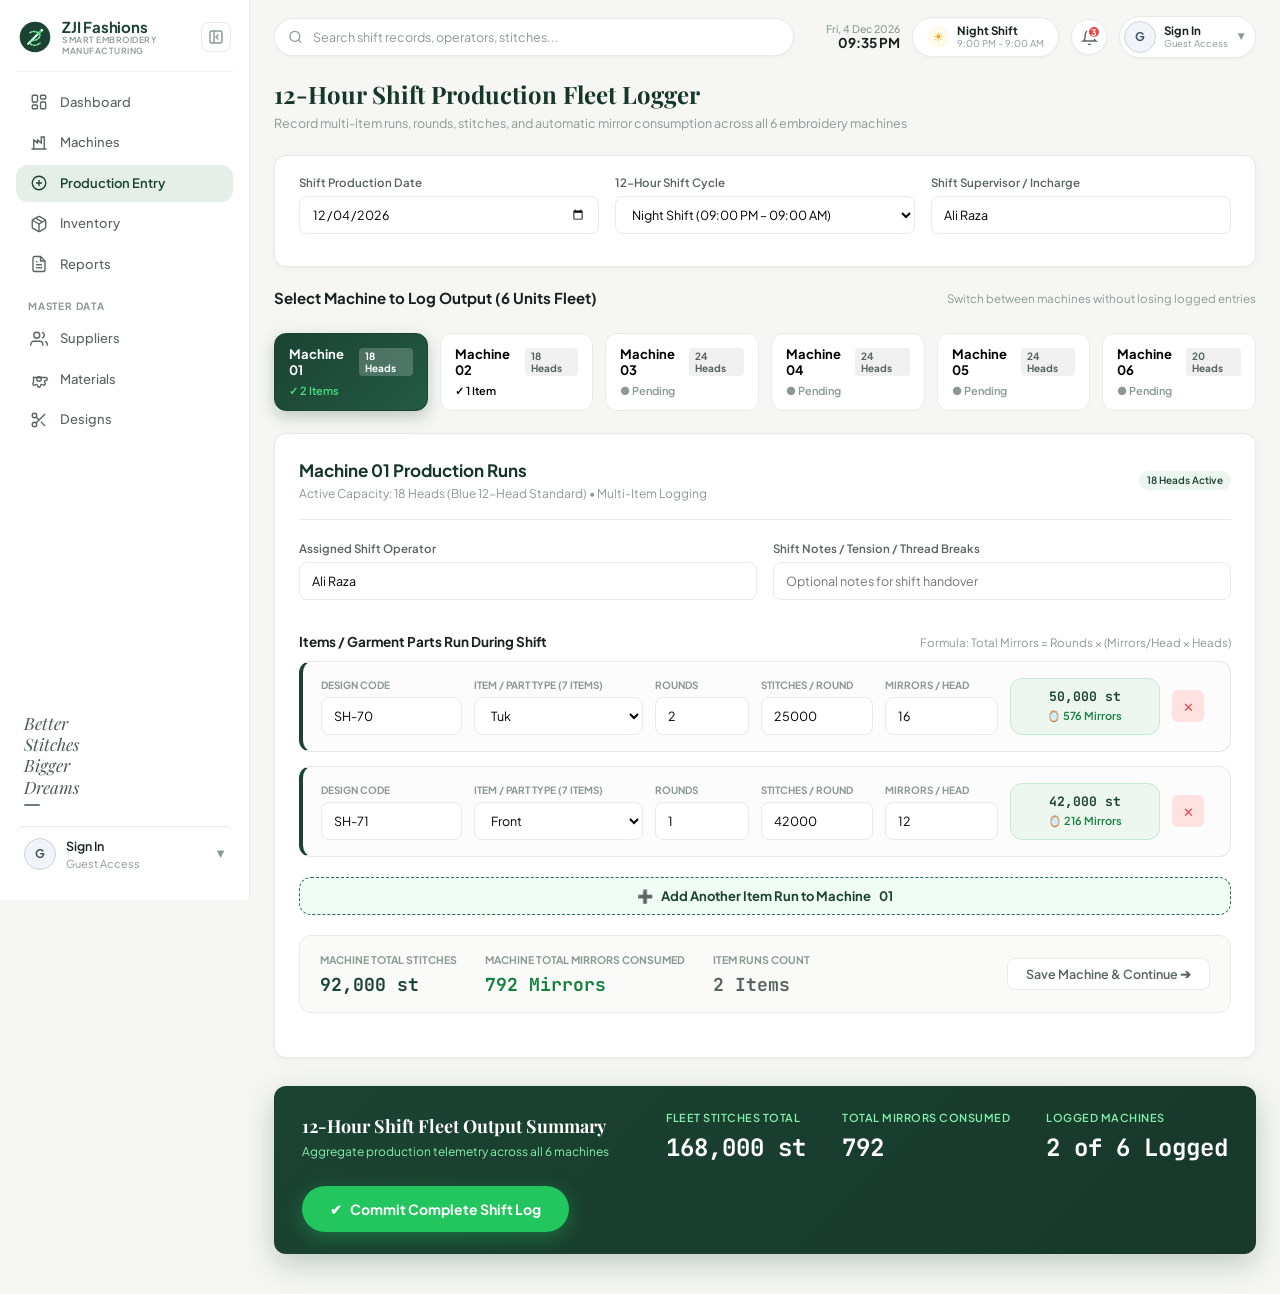
<file: Frontend/production.html>
<!DOCTYPE html>
<html lang="en">
<head>
    <meta charset="UTF-8">
    <meta name="viewport" content="width=device-width, initial-scale=1.0">
    <title>ZJI Fashions - 12h Shift Production Logger</title>
    <link rel="stylesheet" href="css/style.css">
</head>
<body>
    <div class="app-container">
        <!-- Mobile / Sidebar Overlay -->
        <div class="sidebar-overlay" id="sidebar-overlay"></div>

        <!-- Left Navigation Sidebar -->
        <aside class="sidebar" id="app-sidebar">
            <div>
                <!-- Brand Header with Direct Collapse Trigger -->
                <div class="brand-header">
                    <div class="brand-left-group">
                        <div class="brand-logo-mark">
                            <svg viewBox="0 0 40 40" fill="none" xmlns="http://www.w3.org/2000/svg">
                                <circle cx="20" cy="20" r="18" fill="#1b4332" />
                                <path d="M12 28L28 12" stroke="#dcfce7" stroke-width="2.5" stroke-linecap="round"/>
                                <path d="M28 12L24 16" stroke="#22c55e" stroke-width="2.5" stroke-linecap="round"/>
                                <circle cx="28" cy="12" r="1.5" fill="#ffffff" />
                                <path d="M14 15C16 13 22 13 25 16C28 19 23 24 18 24C13 24 13 27 16 29C19 31 24 29 26 27" 
                                      stroke="#86efac" stroke-width="1.8" stroke-linecap="round" stroke-dasharray="2 2"/>
                            </svg>
                        </div>
                        <div class="brand-details">
                            <h1>ZJI Fashions</h1>
                            <span class="brand-sub-line">Smart Embroidery</span>
                            <span class="brand-sub-line">Manufacturing</span>
                        </div>
                    </div>
                    <button class="sidebar-collapse-trigger" id="sidebar-collapse-trigger" title="Collapse Sidebar (Hide)">
                        <svg width="18" height="18" viewBox="0 0 24 24" fill="none" stroke="currentColor" stroke-width="2.2" stroke-linecap="round" stroke-linejoin="round">
                            <rect x="3" y="3" width="18" height="18" rx="2.5"></rect>
                            <line x1="9" y1="3" x2="9" y2="21"></line>
                            <polyline points="15 15 12 12 15 9"></polyline>
                        </svg>
                    </button>
                </div>

                <!-- Navigation List -->
                <nav class="nav-section">
                    <ul class="nav-list">
                        <li class="nav-item">
                            <a href="dashboard.html" id="nav-dashboard">
                                <span class="nav-icon">
                                    <svg viewBox="0 0 24 24" fill="none" stroke="currentColor">
                                        <rect x="3" y="3" width="7" height="9" rx="1.5"></rect>
                                        <rect x="14" y="3" width="7" height="5" rx="1.5"></rect>
                                        <rect x="14" y="12" width="7" height="9" rx="1.5"></rect>
                                        <rect x="3" y="16" width="7" height="5" rx="1.5"></rect>
                                    </svg>
                                </span>
                                <span>Dashboard</span>
                            </a>
                        </li>
                        <li class="nav-item">
                            <a href="machines.html" id="nav-machines">
                                <span class="nav-icon">
                                    <svg viewBox="0 0 24 24" fill="none" stroke="currentColor">
                                        <path d="M2 20h20M5 20V8l5 4V8l5 4V4h4v16"></path>
                                    </svg>
                                </span>
                                <span>Machines</span>
                            </a>
                        </li>
                        <li class="nav-item active">
                            <a href="production.html" id="nav-production">
                                <span class="nav-icon">
                                    <svg viewBox="0 0 24 24" fill="none" stroke="currentColor">
                                        <circle cx="12" cy="12" r="9"></circle>
                                        <path d="M12 8v8M8 12h8"></path>
                                    </svg>
                                </span>
                                <span>Production Entry</span>
                            </a>
                        </li>
                        <li class="nav-item">
                            <a href="inventory.html" id="nav-inventory">
                                <span class="nav-icon">
                                    <svg viewBox="0 0 24 24" fill="none" stroke="currentColor">
                                        <path d="M16.5 9.4 7.55 4.24M21 16V8a2 2 0 0 0-1-1.73l-7-4a2 2 0 0 0-2 0l-7 4A2 2 0 0 0 3 8v8a2 2 0 0 0 1 1.73l7 4a2 2 0 0 0 2 0l7-4A2 2 0 0 0 21 16z"></path>
                                        <polyline points="3.29 7 12 12.01 20.71 7"></polyline>
                                        <line x1="12" y1="22.08" x2="12" y2="12"></line>
                                    </svg>
                                </span>
                                <span>Inventory</span>
                            </a>
                        </li>
                        <li class="nav-item">
                            <a href="reports.html" id="nav-reports">
                                <span class="nav-icon">
                                    <svg viewBox="0 0 24 24" fill="none" stroke="currentColor">
                                        <path d="M14 2H6a2 2 0 0 0-2 2v16a2 2 0 0 0 2 2h12a2 2 0 0 0 2-2V8z"></path>
                                        <polyline points="14 2 14 8 20 8"></polyline>
                                        <line x1="16" y1="13" x2="8" y2="13"></line>
                                        <line x1="16" y1="17" x2="8" y2="17"></line>
                                        <polyline points="10 9 9 9 8 9"></polyline>
                                    </svg>
                                </span>
                                <span>Reports</span>
                            </a>
                        </li>
                    </ul>

                    <!-- Master Data Section -->
                    <div class="nav-section-title">Master Data</div>
                    <ul class="nav-list">
                        <li class="nav-item">
                            <a href="suppliers.html" id="nav-suppliers">
                                <span class="nav-icon">
                                    <svg viewBox="0 0 24 24" fill="none" stroke="currentColor">
                                        <path d="M17 21v-2a4 4 0 0 0-4-4H5a4 4 0 0 0-4 4v2"></path>
                                        <circle cx="9" cy="7" r="4"></circle>
                                        <path d="M23 21v-2a4 4 0 0 0-3-3.87"></path>
                                        <path d="M16 3.13a4 4 0 0 1 0 7.75"></path>
                                    </svg>
                                </span>
                                <span>Suppliers</span>
                            </a>
                        </li>
                        <li class="nav-item">
                            <a href="materials.html" id="nav-materials">
                                <span class="nav-icon">
                                    <svg viewBox="0 0 24 24" fill="none" stroke="currentColor">
                                        <circle cx="12" cy="12" r="3"></circle>
                                        <path d="M19.4 15a1.65 1.65 0 0 0 .33 1.82l.06.06a2 2 0 0 1 0 2.83 2 2 0 0 1-2.83 0l-.06-.06a1.65 1.65 0 0 0-1.82-.33 1.65 1.65 0 0 0-1 1.51V21a2 2 0 0 1-2 2 2 2 0 0 1-2-2v-.09A1.65 1.65 0 0 0 9 19.4a1.65 1.65 0 0 0-1.82.33l-.06.06a2 2 0 0 1-2.83 0 2 2 0 0 1 0-2.83l.06-.06a1.65 1.65 0 0 0 .33-1.82V9a1.65 1.65 0 0 0 1.51 1H21a2 2 0 0 1 2 2 2 2 0 0 1-2 2h-.09a1.65 1.65 0 0 0-1.51 1z"></path>
                                    </svg>
                                </span>
                                <span>Materials</span>
                            </a>
                        </li>
                        <li class="nav-item">
                            <a href="designs.html" id="nav-designs">
                                <span class="nav-icon">
                                    <svg viewBox="0 0 24 24" fill="none" stroke="currentColor">
                                        <circle cx="6" cy="6" r="3"></circle>
                                        <circle cx="6" cy="18" r="3"></circle>
                                        <line x1="20" y1="4" x2="8.12" y2="15.88"></line>
                                        <line x1="14.47" y1="14.48" x2="20" y2="20"></line>
                                        <line x1="8.12" y1="8.12" x2="12" y2="12"></line>
                                    </svg>
                                </span>
                                <span>Designs</span>
                            </a>
                        </li>
                    </ul>
                </nav>
            </div>

            <!-- Sidebar Bottom: Quote & User Profile -->
            <div>
                <div class="sidebar-art-container">
                    <div class="sidebar-quote-box">
                        <div class="sidebar-quote-script">Better<br>Stitches<br>Bigger<br>Dreams</div>
                        <div class="sidebar-quote-dash"></div>
                    </div>
                </div>

                <div class="sidebar-user-pill" id="sidebar-user-pill" title="Click for Account Options">
                    <div class="user-initials-circle admin" id="sidebar-user-avatar">A</div>
                    <div class="sidebar-user-info">
                        <div class="sidebar-user-name" id="sidebar-user-name">Admin</div>
                        <div class="sidebar-user-role" id="sidebar-user-role">Administrator</div>
                    </div>
                    <span class="sidebar-user-arrow">▼</span>
                </div>
            </div>
        </aside>

        <!-- Main Content Viewport -->
        <main class="main-viewport" id="main-viewport">
            <header class="top-navbar">
                <div class="navbar-left">
                    <button class="sidebar-toggle-navbar" id="sidebar-toggle-navbar" title="Expand Navigation Sidebar">
                        <svg width="20" height="20" viewBox="0 0 24 24" fill="none" stroke="currentColor" stroke-width="2.2" stroke-linecap="round" stroke-linejoin="round">
                            <rect x="3" y="3" width="18" height="18" rx="2.5"></rect>
                            <line x1="9" y1="3" x2="9" y2="21"></line>
                            <polyline points="13 9 16 12 13 15"></polyline>
                        </svg>
                    </button>
                    <div class="search-wrapper">
                        <svg class="search-icon" viewBox="0 0 24 24" fill="none" stroke="currentColor" stroke-width="2">
                            <circle cx="11" cy="11" r="8"></circle>
                            <line x1="21" y1="21" x2="16.65" y2="16.65"></line>
                        </svg>
                        <input type="text" class="search-input" placeholder="Search shift records, operators, stitches...">
                    </div>
                </div>
                <div class="navbar-right">
                    <!-- Live Date & Time Widget -->
                    <div class="date-time-widget">
                        <div class="date-text" id="live-date-label">Wed, 29 Oct 2025</div>
                        <div class="time-text" id="live-time-label">02:45 PM</div>
                    </div>

                    <!-- Shift Badge -->
                    <div class="shift-pill-badge" id="shift-pill-badge">
                        <div class="shift-icon-sun">☀</div>
                        <div class="shift-pill-details">
                            <div class="shift-name" id="topbar-shift-title">Day Shift</div>
                            <div class="shift-hours" id="topbar-shift-hours">9:00 AM – 9:00 PM</div>
                        </div>
                    </div>

                    <!-- Notifications -->
                    <button class="notification-bell-btn" id="notification-bell-btn" title="Notifications">
                        <svg width="17" height="17" viewBox="0 0 24 24" fill="none" stroke="currentColor" stroke-width="2">
                            <path d="M18 8A6 6 0 0 0 6 8c0 7-3 9-3 9h18s-3-2-3-9"></path>
                            <path d="M13.73 21a2 2 0 0 1-3.46 0"></path>
                        </svg>
                        <span class="notification-count" id="notif-badge">3</span>
                    </button>

                    <!-- Topbar Profile Pill with Initials -->
                    <div class="topbar-user-pill" id="topbar-user-pill" title="Click to Switch User / View Profile">
                        <div class="user-initials-circle admin" id="topbar-user-avatar">A</div>
                        <div class="topbar-user-info">
                            <div class="topbar-user-name" id="topbar-user-name">Admin</div>
                            <div class="topbar-user-role" id="topbar-user-role">Administrator</div>
                        </div>
                        <span class="topbar-user-arrow">▼</span>
                    </div>
                </div>
            </header>

            <!-- Page Title Banner -->
            <div class="page-title-banner">
                <div class="page-title-text">
                    <h1>12-Hour Shift Production Fleet Logger</h1>
                    <p>Record multi-item runs, rounds, stitches, and automatic mirror consumption across all 6 embroidery machines</p>
                </div>
            </div>

            <!-- Global Shift Cycle & Date Selection Card -->
            <div class="shift-meta-card">
                <div class="form-grid-3col">
                    <div class="form-group">
                        <label class="form-label">Shift Production Date</label>
                        <input type="date" id="shift-global-date" class="form-control" required>
                    </div>
                    <div class="form-group">
                        <label class="form-label">12-Hour Shift Cycle</label>
                        <select id="shift-global-type" class="form-control" required>
                            <option value="DAY">Day Shift (09:00 AM – 09:00 PM)</option>
                            <option value="NIGHT">Night Shift (09:00 PM – 09:00 AM)</option>
                        </select>
                    </div>
                    <div class="form-group">
                        <label class="form-label">Shift Supervisor / Incharge</label>
                        <input type="text" id="shift-supervisor-name" class="form-control" placeholder="e.g. Ali Raza" value="Ali Raza" required>
                    </div>
                </div>
            </div>

            <!-- 6-Machine Industrial Fleet Quick Selector Tabs -->
            <div class="card-header-bar" style="margin-bottom: 10px;">
                <h3 style="font-size: 15px; font-weight: 700;">Select Machine to Log Output (6 Units Fleet)</h3>
                <span style="font-size: 11.5px; color: var(--text-muted);">Switch between machines without losing logged entries</span>
            </div>

            <div class="machine-fleet-tabs" id="machine-fleet-tabs">
                <!-- Machine 1 Tab -->
                <button type="button" class="fleet-tab-btn active" data-machine-id="1" data-heads="18" onclick="selectMachineTab(1)">
                    <div class="fleet-tab-header">
                        <span class="fleet-tab-title">Machine 01</span>
                        <span class="fleet-tab-heads">18 Heads</span>
                    </div>
                    <div class="fleet-tab-status" id="tab-status-1">● Pending</div>
                </button>

                <!-- Machine 2 Tab -->
                <button type="button" class="fleet-tab-btn" data-machine-id="2" data-heads="18" onclick="selectMachineTab(2)">
                    <div class="fleet-tab-header">
                        <span class="fleet-tab-title">Machine 02</span>
                        <span class="fleet-tab-heads">18 Heads</span>
                    </div>
                    <div class="fleet-tab-status" id="tab-status-2">● Pending</div>
                </button>

                <!-- Machine 3 Tab -->
                <button type="button" class="fleet-tab-btn" data-machine-id="3" data-heads="24" onclick="selectMachineTab(3)">
                    <div class="fleet-tab-header">
                        <span class="fleet-tab-title">Machine 03</span>
                        <span class="fleet-tab-heads">24 Heads</span>
                    </div>
                    <div class="fleet-tab-status" id="tab-status-3">● Pending</div>
                </button>

                <!-- Machine 4 Tab -->
                <button type="button" class="fleet-tab-btn" data-machine-id="4" data-heads="24" onclick="selectMachineTab(4)">
                    <div class="fleet-tab-header">
                        <span class="fleet-tab-title">Machine 04</span>
                        <span class="fleet-tab-heads">24 Heads</span>
                    </div>
                    <div class="fleet-tab-status" id="tab-status-4">● Pending</div>
                </button>

                <!-- Machine 5 Tab -->
                <button type="button" class="fleet-tab-btn" data-machine-id="5" data-heads="24" onclick="selectMachineTab(5)">
                    <div class="fleet-tab-header">
                        <span class="fleet-tab-title">Machine 05</span>
                        <span class="fleet-tab-heads">24 Heads</span>
                    </div>
                    <div class="fleet-tab-status" id="tab-status-5">● Pending</div>
                </button>

                <!-- Machine 6 Tab -->
                <button type="button" class="fleet-tab-btn" data-machine-id="6" data-heads="20" onclick="selectMachineTab(6)">
                    <div class="fleet-tab-header">
                        <span class="fleet-tab-title">Machine 06</span>
                        <span class="fleet-tab-heads">20 Heads</span>
                    </div>
                    <div class="fleet-tab-status" id="tab-status-6">● Pending</div>
                </button>
            </div>

            <!-- Active Machine Production Workstation Card -->
            <div class="machine-workstation-card">
                <div class="workstation-header">
                    <div class="workstation-title-group">
                        <h3 id="current-machine-heading">Machine 01 Production Runs</h3>
                        <p id="current-machine-sub">Active Capacity: 18 Heads • Multi-Item Logging Supported</p>
                    </div>
                    <div style="display: flex; gap: 10px; align-items: center;">
                        <span class="master-tag-pill" id="current-machine-heads-pill">18 Heads Active</span>
                    </div>
                </div>

                <!-- Shift Notes / Operator on this Machine -->
                <div class="form-grid-2col" style="margin-bottom: 18px;">
                    <div class="form-group">
                        <label class="form-label">Assigned Shift Operator</label>
                        <input type="text" id="machine-operator-input" class="form-control" placeholder="Operator Name" value="Ali Raza">
                    </div>
                    <div class="form-group">
                        <label class="form-label">Shift Notes / Tension / Thread Breaks</label>
                        <input type="text" id="machine-notes-input" class="form-control" placeholder="Optional notes for shift handover">
                    </div>
                </div>

                <!-- Dynamic Item Runs List for this Machine -->
                <div style="margin-bottom: 8px; display: flex; justify-content: space-between; align-items: center;">
                    <h4 style="font-size: 13.5px; font-weight: 700; color: var(--text-primary);">
                        Items / Garment Parts Run During Shift
                    </h4>
                    <span style="font-size: 11.5px; color: var(--text-muted);">
                        Formula: Total Mirrors = Rounds × (Mirrors/Head × Heads)
                    </span>
                </div>

                <div class="item-runs-list" id="item-runs-container">
                    <!-- Dynamic Run Rows injected via JavaScript -->
                </div>

                <!-- Add Another Item Run Button -->
                <button type="button" class="btn-add-item-run" id="btn-add-item-run" onclick="addNewItemRunRow()">
                    <span>➕</span> Add Another Item Run to Machine <span id="add-btn-machine-label">01</span>
                </button>

                <!-- Subtotal Preview for this Active Machine -->
                <div class="machine-subtotal-bar">
                    <div class="subtotal-metrics-group">
                        <div class="subtotal-metric-item">
                            <span>Machine Total Stitches</span>
                            <strong id="machine-subtotal-stitches">0 st</strong>
                        </div>
                        <div class="subtotal-metric-item">
                            <span>Machine Total Mirrors Consumed</span>
                            <strong id="machine-subtotal-mirrors" style="color: #15803d;">0 Mirrors</strong>
                        </div>
                        <div class="subtotal-metric-item">
                            <span>Item Runs Count</span>
                            <strong id="machine-subtotal-runs" style="color: var(--text-secondary);">0 Items</strong>
                        </div>
                    </div>
                    <div style="display: flex; gap: 10px;">
                        <button type="button" class="btn btn-secondary" onclick="saveCurrentMachineLogAndNext()">
                            <span>Save Machine & Continue ➔</span>
                        </button>
                    </div>
                </div>
            </div>

            <!-- Master 12-Hour Shift Summary Footer Bar -->
            <div class="shift-master-summary-bar">
                <div class="shift-master-info">
                    <h4>12-Hour Shift Fleet Output Summary</h4>
                    <p id="shift-summary-subtitle">Aggregate production telemetry across all 6 machines</p>
                </div>
                <div class="shift-master-stats">
                    <div class="shift-stat-box">
                        <span>Fleet Stitches Total</span>
                        <strong id="fleet-total-stitches">0 st</strong>
                    </div>
                    <div class="shift-stat-box">
                        <span>Total Mirrors Consumed</span>
                        <strong id="fleet-total-mirrors">0</strong>
                    </div>
                    <div class="shift-stat-box">
                        <span>Logged Machines</span>
                        <strong id="fleet-logged-count">0 of 6</strong>
                    </div>
                </div>
                <button type="button" class="btn-commit-full-shift" id="btn-commit-full-shift" onclick="commitFullShiftToDatabase()">
                    <span>✔</span> Commit Complete Shift Log
                </button>
            </div>
        </main>
    </div>

    <!-- Datalist for Flexible Design Code Suggestions (User can also type any new design) -->
    <datalist id="design-code-suggestions">
        <option value="SH-70">SH-70 (Royal Floral Motif)</option>
        <option value="AB-101">AB-101 (Autumn Flora Border)</option>
        <option value="D-101">D-101 (Bridal Zari Paisley)</option>
        <option value="SH-71">SH-71 (Front Floral Jaal)</option>
        <option value="ZR-202">ZR-202 (Zari Heavy Neck)</option>
    </datalist>

    <script src="js/config.js"></script>
    <script src="js/production.js"></script>
</body>
</html>
</file>
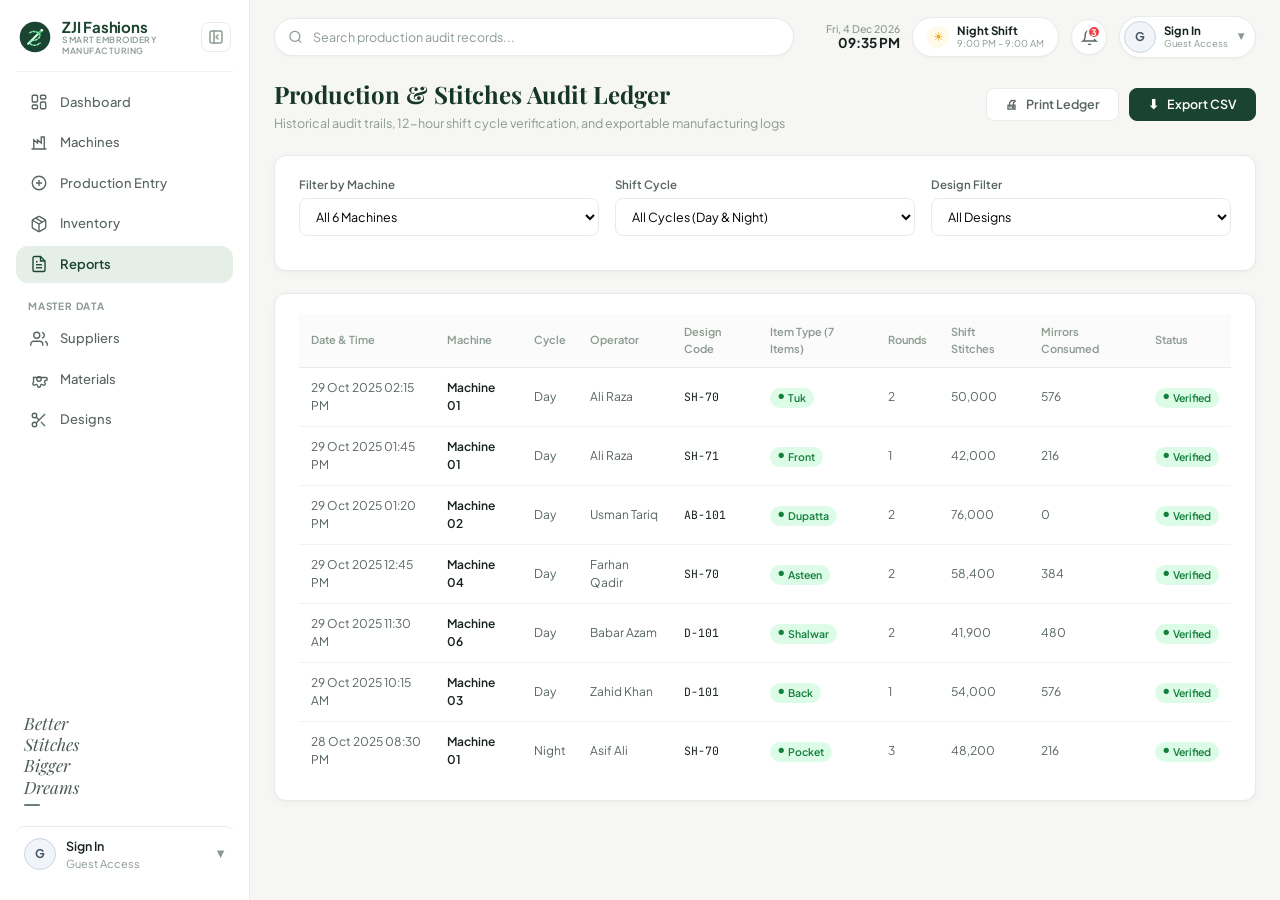
<file: Frontend/reports.html>
<!DOCTYPE html>
<html lang="en">
<head>
    <meta charset="UTF-8">
    <meta name="viewport" content="width=device-width, initial-scale=1.0">
    <title>ZJI Fashions - Production & Shift Audit Ledger</title>
    <link rel="stylesheet" href="css/style.css">
    <style>
        @media print {
            .sidebar, .top-navbar, .page-title-banner button, .sidebar-dock-trigger, .filter-box {
                display: none !important;
            }
            .main-viewport {
                margin-left: 0 !important;
                padding: 0 !important;
                max-width: 100% !important;
            }
        }
    </style>
</head>
<body>
    <div class="app-container">
        <!-- Mobile / Sidebar Overlay -->
        <div class="sidebar-overlay" id="sidebar-overlay"></div>

        <!-- Left Navigation Sidebar -->
        <aside class="sidebar" id="app-sidebar">
            <div>
                <!-- Brand Header with Direct Collapse Trigger -->
                <div class="brand-header">
                    <div class="brand-left-group">
                        <div class="brand-logo-mark">
                            <svg viewBox="0 0 40 40" fill="none" xmlns="http://www.w3.org/2000/svg">
                                <circle cx="20" cy="20" r="18" fill="#1b4332" />
                                <path d="M12 28L28 12" stroke="#dcfce7" stroke-width="2.5" stroke-linecap="round"/>
                                <path d="M28 12L24 16" stroke="#22c55e" stroke-width="2.5" stroke-linecap="round"/>
                                <circle cx="28" cy="12" r="1.5" fill="#ffffff" />
                                <path d="M14 15C16 13 22 13 25 16C28 19 23 24 18 24C13 24 13 27 16 29C19 31 24 29 26 27" 
                                      stroke="#86efac" stroke-width="1.8" stroke-linecap="round" stroke-dasharray="2 2"/>
                            </svg>
                        </div>
                        <div class="brand-details">
                            <h1>ZJI Fashions</h1>
                            <span class="brand-sub-line">Smart Embroidery</span>
                            <span class="brand-sub-line">Manufacturing</span>
                        </div>
                    </div>
                    <button class="sidebar-collapse-trigger" id="sidebar-collapse-trigger" title="Collapse Sidebar (Hide)">
                        <svg width="18" height="18" viewBox="0 0 24 24" fill="none" stroke="currentColor" stroke-width="2.2" stroke-linecap="round" stroke-linejoin="round">
                            <rect x="3" y="3" width="18" height="18" rx="2.5"></rect>
                            <line x1="9" y1="3" x2="9" y2="21"></line>
                            <polyline points="15 15 12 12 15 9"></polyline>
                        </svg>
                    </button>
                </div>

                <!-- Navigation List -->
                <nav class="nav-section">
                    <ul class="nav-list">
                        <li class="nav-item">
                            <a href="dashboard.html" id="nav-dashboard">
                                <span class="nav-icon">
                                    <svg viewBox="0 0 24 24" fill="none" stroke="currentColor">
                                        <rect x="3" y="3" width="7" height="9" rx="1.5"></rect>
                                        <rect x="14" y="3" width="7" height="5" rx="1.5"></rect>
                                        <rect x="14" y="12" width="7" height="9" rx="1.5"></rect>
                                        <rect x="3" y="16" width="7" height="5" rx="1.5"></rect>
                                    </svg>
                                </span>
                                <span>Dashboard</span>
                            </a>
                        </li>
                        <li class="nav-item">
                            <a href="machines.html" id="nav-machines">
                                <span class="nav-icon">
                                    <svg viewBox="0 0 24 24" fill="none" stroke="currentColor">
                                        <path d="M2 20h20M5 20V8l5 4V8l5 4V4h4v16"></path>
                                    </svg>
                                </span>
                                <span>Machines</span>
                            </a>
                        </li>
                        <li class="nav-item">
                            <a href="production.html" id="nav-production">
                                <span class="nav-icon">
                                    <svg viewBox="0 0 24 24" fill="none" stroke="currentColor">
                                        <circle cx="12" cy="12" r="9"></circle>
                                        <path d="M12 8v8M8 12h8"></path>
                                    </svg>
                                </span>
                                <span>Production Entry</span>
                            </a>
                        </li>
                        <li class="nav-item">
                            <a href="inventory.html" id="nav-inventory">
                                <span class="nav-icon">
                                    <svg viewBox="0 0 24 24" fill="none" stroke="currentColor">
                                        <path d="M16.5 9.4 7.55 4.24M21 16V8a2 2 0 0 0-1-1.73l-7-4a2 2 0 0 0-2 0l-7 4A2 2 0 0 0 3 8v8a2 2 0 0 0 1 1.73l7 4a2 2 0 0 0 2 0l7-4A2 2 0 0 0 21 16z"></path>
                                        <polyline points="3.29 7 12 12.01 20.71 7"></polyline>
                                        <line x1="12" y1="22.08" x2="12" y2="12"></line>
                                    </svg>
                                </span>
                                <span>Inventory</span>
                            </a>
                        </li>
                        <li class="nav-item active">
                            <a href="reports.html" id="nav-reports">
                                <span class="nav-icon">
                                    <svg viewBox="0 0 24 24" fill="none" stroke="currentColor">
                                        <path d="M14 2H6a2 2 0 0 0-2 2v16a2 2 0 0 0 2 2h12a2 2 0 0 0 2-2V8z"></path>
                                        <polyline points="14 2 14 8 20 8"></polyline>
                                        <line x1="16" y1="13" x2="8" y2="13"></line>
                                        <line x1="16" y1="17" x2="8" y2="17"></line>
                                        <polyline points="10 9 9 9 8 9"></polyline>
                                    </svg>
                                </span>
                                <span>Reports</span>
                            </a>
                        </li>
                    </ul>

                    <!-- Master Data Section -->
                    <div class="nav-section-title">Master Data</div>
                    <ul class="nav-list">
                        <li class="nav-item">
                            <a href="suppliers.html" id="nav-suppliers">
                                <span class="nav-icon">
                                    <svg viewBox="0 0 24 24" fill="none" stroke="currentColor">
                                        <path d="M17 21v-2a4 4 0 0 0-4-4H5a4 4 0 0 0-4 4v2"></path>
                                        <circle cx="9" cy="7" r="4"></circle>
                                        <path d="M23 21v-2a4 4 0 0 0-3-3.87"></path>
                                        <path d="M16 3.13a4 4 0 0 1 0 7.75"></path>
                                    </svg>
                                </span>
                                <span>Suppliers</span>
                            </a>
                        </li>
                        <li class="nav-item">
                            <a href="materials.html" id="nav-materials">
                                <span class="nav-icon">
                                    <svg viewBox="0 0 24 24" fill="none" stroke="currentColor">
                                        <circle cx="12" cy="12" r="3"></circle>
                                        <path d="M19.4 15a1.65 1.65 0 0 0 .33 1.82l.06.06a2 2 0 0 1 0 2.83 2 2 0 0 1-2.83 0l-.06-.06a1.65 1.65 0 0 0-1.82-.33 1.65 1.65 0 0 0-1 1.51V21a2 2 0 0 1-2 2 2 2 0 0 1-2-2v-.09A1.65 1.65 0 0 0 9 19.4a1.65 1.65 0 0 0-1.82.33l-.06.06a2 2 0 0 1-2.83 0 2 2 0 0 1 0-2.83l.06-.06a1.65 1.65 0 0 0 .33-1.82V9a1.65 1.65 0 0 0 1.51 1H21a2 2 0 0 1 2 2 2 2 0 0 1-2 2h-.09a1.65 1.65 0 0 0-1.51 1z"></path>
                                    </svg>
                                </span>
                                <span>Materials</span>
                            </a>
                        </li>
                        <li class="nav-item">
                            <a href="designs.html" id="nav-designs">
                                <span class="nav-icon">
                                    <svg viewBox="0 0 24 24" fill="none" stroke="currentColor">
                                        <circle cx="6" cy="6" r="3"></circle>
                                        <circle cx="6" cy="18" r="3"></circle>
                                        <line x1="20" y1="4" x2="8.12" y2="15.88"></line>
                                        <line x1="14.47" y1="14.48" x2="20" y2="20"></line>
                                        <line x1="8.12" y1="8.12" x2="12" y2="12"></line>
                                    </svg>
                                </span>
                                <span>Designs</span>
                            </a>
                        </li>
                    </ul>
                </nav>
            </div>

            <!-- Sidebar Bottom: Quote & User Profile -->
            <div>
                <div class="sidebar-art-container">
                    <div class="sidebar-quote-box">
                        <div class="sidebar-quote-script">Better<br>Stitches<br>Bigger<br>Dreams</div>
                        <div class="sidebar-quote-dash"></div>
                    </div>
                </div>

                <div class="sidebar-user-pill" id="sidebar-user-pill" title="Click for Account Options">
                    <div class="user-initials-circle admin" id="sidebar-user-avatar">A</div>
                    <div class="sidebar-user-info">
                        <div class="sidebar-user-name" id="sidebar-user-name">Admin</div>
                        <div class="sidebar-user-role" id="sidebar-user-role">Administrator</div>
                    </div>
                    <span class="sidebar-user-arrow">▼</span>
                </div>
            </div>
        </aside>

        <!-- Main Content Viewport -->
        <main class="main-viewport" id="main-viewport">
            <header class="top-navbar">
                <div class="navbar-left">
                    <button class="sidebar-toggle-navbar" id="sidebar-toggle-navbar" title="Expand Navigation Sidebar">
                        <svg width="20" height="20" viewBox="0 0 24 24" fill="none" stroke="currentColor" stroke-width="2.2" stroke-linecap="round" stroke-linejoin="round">
                            <rect x="3" y="3" width="18" height="18" rx="2.5"></rect>
                            <line x1="9" y1="3" x2="9" y2="21"></line>
                            <polyline points="13 9 16 12 13 15"></polyline>
                        </svg>
                    </button>
                    <div class="search-wrapper">
                        <svg class="search-icon" viewBox="0 0 24 24" fill="none" stroke="currentColor" stroke-width="2">
                            <circle cx="11" cy="11" r="8"></circle>
                            <line x1="21" y1="21" x2="16.65" y2="16.65"></line>
                        </svg>
                        <input type="text" class="search-input" placeholder="Search production audit records...">
                    </div>
                </div>
                <div class="navbar-right">
                    <!-- Live Date & Time Widget -->
                    <div class="date-time-widget">
                        <div class="date-text" id="live-date-label">Wed, 29 Oct 2025</div>
                        <div class="time-text" id="live-time-label">02:45 PM</div>
                    </div>

                    <!-- Shift Badge -->
                    <div class="shift-pill-badge" id="shift-pill-badge">
                        <div class="shift-icon-sun">☀</div>
                        <div class="shift-pill-details">
                            <div class="shift-name" id="topbar-shift-title">Day Shift</div>
                            <div class="shift-hours" id="topbar-shift-hours">9:00 AM – 9:00 PM</div>
                        </div>
                    </div>

                    <!-- Notifications -->
                    <button class="notification-bell-btn" id="notification-bell-btn" title="Notifications">
                        <svg width="17" height="17" viewBox="0 0 24 24" fill="none" stroke="currentColor" stroke-width="2">
                            <path d="M18 8A6 6 0 0 0 6 8c0 7-3 9-3 9h18s-3-2-3-9"></path>
                            <path d="M13.73 21a2 2 0 0 1-3.46 0"></path>
                        </svg>
                        <span class="notification-count" id="notif-badge">3</span>
                    </button>

                    <!-- Topbar Profile Pill with Initials -->
                    <div class="topbar-user-pill" id="topbar-user-pill" title="Click to Switch User / View Profile">
                        <div class="user-initials-circle admin" id="topbar-user-avatar">A</div>
                        <div class="topbar-user-info">
                            <div class="topbar-user-name" id="topbar-user-name">Admin</div>
                            <div class="topbar-user-role" id="topbar-user-role">Administrator</div>
                        </div>
                        <span class="topbar-user-arrow">▼</span>
                    </div>
                </div>
            </header>

            <!-- Page Title Banner -->
            <div class="page-title-banner">
                <div class="page-title-text">
                    <h1>Production & Stitches Audit Ledger</h1>
                    <p>Historical audit trails, 12-hour shift cycle verification, and exportable manufacturing logs</p>
                </div>
                <div style="display: flex; gap: 10px;">
                    <button class="btn btn-secondary" onclick="window.print()">
                        <span>🖨</span> Print Ledger
                    </button>
                    <button class="btn btn-primary" onclick="exportAuditLedgerToCSV()">
                        <span>⬇</span> Export CSV
                    </button>
                </div>
            </div>

            <!-- Filter Card -->
            <div class="content-card filter-box">
                <div class="form-grid-3col">
                    <div class="form-group">
                        <label class="form-label">Filter by Machine</label>
                        <select class="form-control" id="filter-machine" onchange="applyAuditFilters()">
                            <option value="">All 6 Machines</option>
                            <option value="Machine 01">Machine 01 (18H)</option>
                            <option value="Machine 02">Machine 02 (18H)</option>
                            <option value="Machine 03">Machine 03 (24H)</option>
                            <option value="Machine 04">Machine 04 (24H)</option>
                            <option value="Machine 05">Machine 05 (24H)</option>
                            <option value="Machine 06">Machine 06 (20H)</option>
                        </select>
                    </div>
                    <div class="form-group">
                        <label class="form-label">Shift Cycle</label>
                        <select class="form-control" id="filter-shift-cycle" onchange="applyAuditFilters()">
                            <option value="">All Cycles (Day & Night)</option>
                            <option value="Day">Day Shift Only</option>
                            <option value="Night">Night Shift Only</option>
                        </select>
                    </div>
                    <div class="form-group">
                        <label class="form-label">Design Filter</label>
                        <select class="form-control" id="filter-design" onchange="applyAuditFilters()">
                            <option value="">All Designs</option>
                            <option value="SH-70">SH-70</option><option value="SH-71">SH-71</option>
                            <option value="AB-101">AB-101</option>
                            <option value="D-101">D-101</option>
                        </select>
                    </div>
                </div>
            </div>

            <!-- Audit Table -->
            <div class="content-card">
                <table class="custom-table">
                    <thead>
                        <tr>
                            <th>Date & Time</th>
                            <th>Machine</th>
                            <th>Cycle</th>
                            <th>Operator</th>
                            <th>Design Code</th>
                            <th>Item Type (7 Items)</th>
                            <th>Rounds</th>
                            <th>Shift Stitches</th>
                            <th>Mirrors Consumed</th>
                            <th>Status</th>
                        </tr>
                    </thead>
                    <tbody id="reports-tbody">
                        <tr>
                            <td>29 Oct 2025 02:15 PM</td>
                            <td class="machine-name">Machine 01</td>
                            <td>Day</td>
                            <td>Ali Raza</td>
                            <td class="design-code">SH-70</td>
                            <td><span class="status-badge on-track">Tuk</span></td>
                            <td>2</td>
                            <td>50,000</td>
                            <td>576</td>
                            <td><span class="status-badge on-track">Verified</span></td>
                        </tr>
                        <tr>
                            <td>29 Oct 2025 01:45 PM</td>
                            <td class="machine-name">Machine 01</td>
                            <td>Day</td>
                            <td>Ali Raza</td>
                            <td class="design-code">SH-71</td>
                            <td><span class="status-badge on-track">Front</span></td>
                            <td>1</td>
                            <td>42,000</td>
                            <td>216</td>
                            <td><span class="status-badge on-track">Verified</span></td>
                        </tr>
                        <tr>
                            <td>29 Oct 2025 01:20 PM</td>
                            <td class="machine-name">Machine 02</td>
                            <td>Day</td>
                            <td>Usman Tariq</td>
                            <td class="design-code">AB-101</td>
                            <td><span class="status-badge on-track">Dupatta</span></td>
                            <td>2</td>
                            <td>76,000</td>
                            <td>0</td>
                            <td><span class="status-badge on-track">Verified</span></td>
                        </tr>
                        <tr>
                            <td>29 Oct 2025 12:45 PM</td>
                            <td class="machine-name">Machine 04</td>
                            <td>Day</td>
                            <td>Farhan Qadir</td>
                            <td class="design-code">SH-70</td>
                            <td><span class="status-badge on-track">Asteen</span></td>
                            <td>2</td>
                            <td>58,400</td>
                            <td>384</td>
                            <td><span class="status-badge on-track">Verified</span></td>
                        </tr>
                        <tr>
                            <td>29 Oct 2025 11:30 AM</td>
                            <td class="machine-name">Machine 06</td>
                            <td>Day</td>
                            <td>Babar Azam</td>
                            <td class="design-code">D-101</td>
                            <td><span class="status-badge on-track">Shalwar</span></td>
                            <td>2</td>
                            <td>41,900</td>
                            <td>480</td>
                            <td><span class="status-badge on-track">Verified</span></td>
                        </tr>
                        <tr>
                            <td>29 Oct 2025 10:15 AM</td>
                            <td class="machine-name">Machine 03</td>
                            <td>Day</td>
                            <td>Zahid Khan</td>
                            <td class="design-code">D-101</td>
                            <td><span class="status-badge on-track">Back</span></td>
                            <td>1</td>
                            <td>54,000</td>
                            <td>576</td>
                            <td><span class="status-badge on-track">Verified</span></td>
                        </tr>
                        <tr>
                            <td>28 Oct 2025 08:30 PM</td>
                            <td class="machine-name">Machine 01</td>
                            <td>Night</td>
                            <td>Asif Ali</td>
                            <td class="design-code">SH-70</td>
                            <td><span class="status-badge on-track">Pocket</span></td>
                            <td>3</td>
                            <td>48,200</td>
                            <td>216</td>
                            <td><span class="status-badge on-track">Verified</span></td>
                        </tr>
                    </tbody>
                </table>
            </div>
        </main>
    </div>

    <script src="js/config.js"></script>
    <script src="js/reports.js"></script>
</body>
</html>
</file>
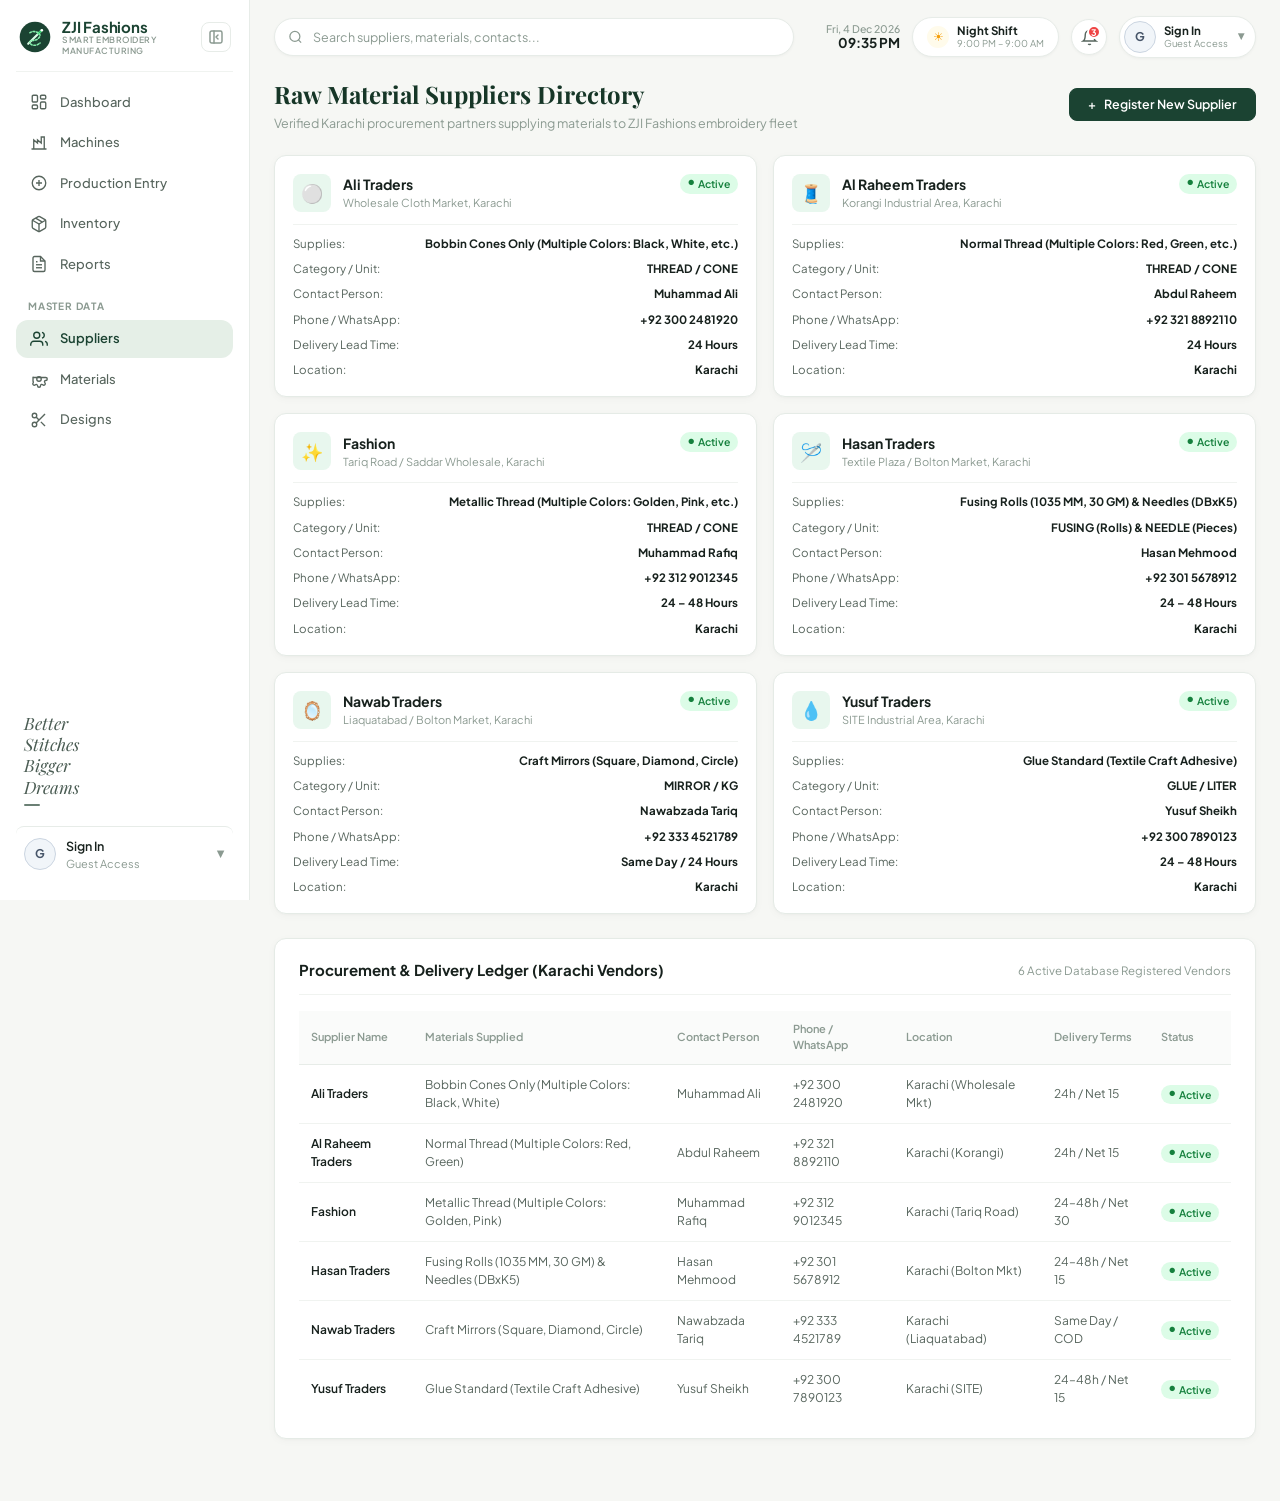
<file: Frontend/suppliers.html>
<!DOCTYPE html>
<html lang="en">
<head>
    <meta charset="UTF-8">
    <meta name="viewport" content="width=device-width, initial-scale=1.0">
    <title>ZJI Fashions - Suppliers Directory | Master Data</title>
    <link rel="stylesheet" href="css/style.css">
</head>
<body>
    <div class="app-container">
        <!-- Mobile / Sidebar Overlay -->
        <div class="sidebar-overlay" id="sidebar-overlay"></div>

        <!-- Left Navigation Sidebar -->
        <aside class="sidebar" id="app-sidebar">
            <div>
                <!-- Brand Header with Direct Collapse Trigger -->
                <div class="brand-header">
                    <div class="brand-left-group">
                        <div class="brand-logo-mark">
                            <svg viewBox="0 0 40 40" fill="none" xmlns="http://www.w3.org/2000/svg">
                                <circle cx="20" cy="20" r="18" fill="#1b4332" />
                                <path d="M12 28L28 12" stroke="#dcfce7" stroke-width="2.5" stroke-linecap="round"/>
                                <path d="M28 12L24 16" stroke="#22c55e" stroke-width="2.5" stroke-linecap="round"/>
                                <circle cx="28" cy="12" r="1.5" fill="#ffffff" />
                                <path d="M14 15C16 13 22 13 25 16C28 19 23 24 18 24C13 24 13 27 16 29C19 31 24 29 26 27" 
                                      stroke="#86efac" stroke-width="1.8" stroke-linecap="round" stroke-dasharray="2 2"/>
                            </svg>
                        </div>
                        <div class="brand-details">
                            <h1>ZJI Fashions</h1>
                            <span class="brand-sub-line">Smart Embroidery</span>
                            <span class="brand-sub-line">Manufacturing</span>
                        </div>
                    </div>
                    <button class="sidebar-collapse-trigger" id="sidebar-collapse-trigger" title="Collapse Sidebar (Hide)">
                        <svg width="18" height="18" viewBox="0 0 24 24" fill="none" stroke="currentColor" stroke-width="2.2" stroke-linecap="round" stroke-linejoin="round">
                            <rect x="3" y="3" width="18" height="18" rx="2.5"></rect>
                            <line x1="9" y1="3" x2="9" y2="21"></line>
                            <polyline points="15 15 12 12 15 9"></polyline>
                        </svg>
                    </button>
                </div>

                <!-- Navigation List -->
                <nav class="nav-section">
                    <ul class="nav-list">
                        <li class="nav-item">
                            <a href="dashboard.html" id="nav-dashboard">
                                <span class="nav-icon">
                                    <svg viewBox="0 0 24 24" fill="none" stroke="currentColor">
                                        <rect x="3" y="3" width="7" height="9" rx="1.5"></rect>
                                        <rect x="14" y="3" width="7" height="5" rx="1.5"></rect>
                                        <rect x="14" y="12" width="7" height="9" rx="1.5"></rect>
                                        <rect x="3" y="16" width="7" height="5" rx="1.5"></rect>
                                    </svg>
                                </span>
                                <span>Dashboard</span>
                            </a>
                        </li>
                        <li class="nav-item">
                            <a href="machines.html" id="nav-machines">
                                <span class="nav-icon">
                                    <svg viewBox="0 0 24 24" fill="none" stroke="currentColor">
                                        <path d="M2 20h20M5 20V8l5 4V8l5 4V4h4v16"></path>
                                    </svg>
                                </span>
                                <span>Machines</span>
                            </a>
                        </li>
                        <li class="nav-item">
                            <a href="production.html" id="nav-production">
                                <span class="nav-icon">
                                    <svg viewBox="0 0 24 24" fill="none" stroke="currentColor">
                                        <circle cx="12" cy="12" r="9"></circle>
                                        <path d="M12 8v8M8 12h8"></path>
                                    </svg>
                                </span>
                                <span>Production Entry</span>
                            </a>
                        </li>
                        <li class="nav-item">
                            <a href="inventory.html" id="nav-inventory">
                                <span class="nav-icon">
                                    <svg viewBox="0 0 24 24" fill="none" stroke="currentColor">
                                        <path d="M16.5 9.4 7.55 4.24M21 16V8a2 2 0 0 0-1-1.73l-7-4a2 2 0 0 0-2 0l-7 4A2 2 0 0 0 3 8v8a2 2 0 0 0 1 1.73l7 4a2 2 0 0 0 2 0l7-4A2 2 0 0 0 21 16z"></path>
                                        <polyline points="3.29 7 12 12.01 20.71 7"></polyline>
                                        <line x1="12" y1="22.08" x2="12" y2="12"></line>
                                    </svg>
                                </span>
                                <span>Inventory</span>
                            </a>
                        </li>
                        <li class="nav-item">
                            <a href="reports.html" id="nav-reports">
                                <span class="nav-icon">
                                    <svg viewBox="0 0 24 24" fill="none" stroke="currentColor">
                                        <path d="M14 2H6a2 2 0 0 0-2 2v16a2 2 0 0 0 2 2h12a2 2 0 0 0 2-2V8z"></path>
                                        <polyline points="14 2 14 8 20 8"></polyline>
                                        <line x1="16" y1="13" x2="8" y2="13"></line>
                                        <line x1="16" y1="17" x2="8" y2="17"></line>
                                        <polyline points="10 9 9 9 8 9"></polyline>
                                    </svg>
                                </span>
                                <span>Reports</span>
                            </a>
                        </li>
                    </ul>

                    <!-- Master Data Section -->
                    <div class="nav-section-title">Master Data</div>
                    <ul class="nav-list">
                        <li class="nav-item active">
                            <a href="suppliers.html" id="nav-suppliers">
                                <span class="nav-icon">
                                    <svg viewBox="0 0 24 24" fill="none" stroke="currentColor">
                                        <path d="M17 21v-2a4 4 0 0 0-4-4H5a4 4 0 0 0-4 4v2"></path>
                                        <circle cx="9" cy="7" r="4"></circle>
                                        <path d="M23 21v-2a4 4 0 0 0-3-3.87"></path>
                                        <path d="M16 3.13a4 4 0 0 1 0 7.75"></path>
                                    </svg>
                                </span>
                                <span>Suppliers</span>
                            </a>
                        </li>
                        <li class="nav-item">
                            <a href="materials.html" id="nav-materials">
                                <span class="nav-icon">
                                    <svg viewBox="0 0 24 24" fill="none" stroke="currentColor">
                                        <circle cx="12" cy="12" r="3"></circle>
                                        <path d="M19.4 15a1.65 1.65 0 0 0 .33 1.82l.06.06a2 2 0 0 1 0 2.83 2 2 0 0 1-2.83 0l-.06-.06a1.65 1.65 0 0 0-1.82-.33 1.65 1.65 0 0 0-1 1.51V21a2 2 0 0 1-2 2 2 2 0 0 1-2-2v-.09A1.65 1.65 0 0 0 9 19.4a1.65 1.65 0 0 0-1.82.33l-.06.06a2 2 0 0 1-2.83 0 2 2 0 0 1 0-2.83l.06-.06a1.65 1.65 0 0 0-.33-1.82V9a1.65 1.65 0 0 0 1.51 1H21a2 2 0 0 1 2 2 2 2 0 0 1-2 2h-.09a1.65 1.65 0 0 0-1.51 1z"></path>
                                    </svg>
                                </span>
                                <span>Materials</span>
                            </a>
                        </li>
                        <li class="nav-item">
                            <a href="designs.html" id="nav-designs">
                                <span class="nav-icon">
                                    <svg viewBox="0 0 24 24" fill="none" stroke="currentColor">
                                        <circle cx="6" cy="6" r="3"></circle>
                                        <circle cx="6" cy="18" r="3"></circle>
                                        <line x1="20" y1="4" x2="8.12" y2="15.88"></line>
                                        <line x1="14.47" y1="14.48" x2="20" y2="20"></line>
                                        <line x1="8.12" y1="8.12" x2="12" y2="12"></line>
                                    </svg>
                                </span>
                                <span>Designs</span>
                            </a>
                        </li>
                    </ul>
                </nav>
            </div>

            <!-- Sidebar Bottom: Quote & User Profile -->
            <div>
                <div class="sidebar-art-container">
                    <div class="sidebar-quote-box">
                        <div class="sidebar-quote-script">Better<br>Stitches<br>Bigger<br>Dreams</div>
                        <div class="sidebar-quote-dash"></div>
                    </div>
                </div>

                <div class="sidebar-user-pill" id="sidebar-user-pill" title="Click for Account Options">
                    <div class="user-initials-circle admin" id="sidebar-user-avatar">A</div>
                    <div class="sidebar-user-info">
                        <div class="sidebar-user-name" id="sidebar-user-name">Admin</div>
                        <div class="sidebar-user-role" id="sidebar-user-role">Administrator</div>
                    </div>
                    <span class="sidebar-user-arrow">▼</span>
                </div>
            </div>
        </aside>

        <!-- Main Content Viewport -->
        <main class="main-viewport" id="main-viewport">
            <header class="top-navbar">
                <div class="navbar-left">
                    <button class="sidebar-toggle-navbar" id="sidebar-toggle-navbar" title="Expand Navigation Sidebar">
                        <svg width="20" height="20" viewBox="0 0 24 24" fill="none" stroke="currentColor" stroke-width="2.2" stroke-linecap="round" stroke-linejoin="round">
                            <rect x="3" y="3" width="18" height="18" rx="2.5"></rect>
                            <line x1="9" y1="3" x2="9" y2="21"></line>
                            <polyline points="13 9 16 12 13 15"></polyline>
                        </svg>
                    </button>
                    <div class="search-wrapper">
                        <svg class="search-icon" viewBox="0 0 24 24" fill="none" stroke="currentColor" stroke-width="2">
                            <circle cx="11" cy="11" r="8"></circle>
                            <line x1="21" y1="21" x2="16.65" y2="16.65"></line>
                        </svg>
                        <input type="text" class="search-input" placeholder="Search suppliers, materials, contacts...">
                    </div>
                </div>
                <div class="navbar-right">
                    <!-- Live Date & Time Widget -->
                    <div class="date-time-widget">
                        <div class="date-text" id="live-date-label">Wed, 29 Oct 2025</div>
                        <div class="time-text" id="live-time-label">02:45 PM</div>
                    </div>

                    <!-- Shift Badge -->
                    <div class="shift-pill-badge" id="shift-pill-badge">
                        <div class="shift-icon-sun">☀</div>
                        <div class="shift-pill-details">
                            <div class="shift-name" id="topbar-shift-title">Day Shift</div>
                            <div class="shift-hours" id="topbar-shift-hours">9:00 AM – 9:00 PM</div>
                        </div>
                    </div>

                    <!-- Notifications -->
                    <button class="notification-bell-btn" id="notification-bell-btn" title="Notifications">
                        <svg width="17" height="17" viewBox="0 0 24 24" fill="none" stroke="currentColor" stroke-width="2">
                            <path d="M18 8A6 6 0 0 0 6 8c0 7-3 9-3 9h18s-3-2-3-9"></path>
                            <path d="M13.73 21a2 2 0 0 1-3.46 0"></path>
                        </svg>
                        <span class="notification-count" id="notif-badge">3</span>
                    </button>

                    <!-- Topbar Profile Pill with Initials -->
                    <div class="topbar-user-pill" id="topbar-user-pill" title="Click to Switch User / View Profile">
                        <div class="user-initials-circle admin" id="topbar-user-avatar">A</div>
                        <div class="topbar-user-info">
                            <div class="topbar-user-name" id="topbar-user-name">Admin</div>
                            <div class="topbar-user-role" id="topbar-user-role">Administrator</div>
                        </div>
                        <span class="topbar-user-arrow">▼</span>
                    </div>
                </div>
            </header>

            <!-- Page Title Banner -->
            <div class="page-title-banner">
                <div class="page-title-text">
                    <h1>Raw Material Suppliers Directory</h1>
                    <p>Verified Karachi procurement partners supplying materials to ZJI Fashions embroidery fleet</p>
                </div>
                <button class="btn btn-primary" id="open-add-supplier-btn">
                    <span>+</span> Register New Supplier
                </button>
            </div>

            <!-- Supplier Feature Cards Grid (6 Karachi Suppliers) -->
            <div class="master-grid-3col">
                <!-- Supplier 1: Ali Traders (Bobbin Cones Only) -->
                <div class="master-card">
                    <div class="master-card-header">
                        <div style="display: flex; gap: 12px; align-items: center;">
                            <div class="master-card-icon">⚪</div>
                            <div>
                                <h3 class="master-card-title">Ali Traders</h3>
                                <p class="master-card-sub">Wholesale Cloth Market, Karachi</p>
                            </div>
                        </div>
                        <span class="status-badge on-track">Active</span>
                    </div>
                    <ul class="master-info-list">
                        <li><span>Supplies:</span> <strong>Bobbin Cones Only (Multiple Colors: Black, White, etc.)</strong></li>
                        <li><span>Category / Unit:</span> <strong>THREAD / CONE</strong></li>
                        <li><span>Contact Person:</span> <strong>Muhammad Ali</strong></li>
                        <li><span>Phone / WhatsApp:</span> <strong>+92 300 2481920</strong></li>
                        <li><span>Delivery Lead Time:</span> <strong>24 Hours</strong></li>
                        <li><span>Location:</span> <strong>Karachi</strong></li>
                    </ul>
                </div>

                <!-- Supplier 2: Al Raheem Traders (Normal Thread) -->
                <div class="master-card">
                    <div class="master-card-header">
                        <div style="display: flex; gap: 12px; align-items: center;">
                            <div class="master-card-icon">🧵</div>
                            <div>
                                <h3 class="master-card-title">Al Raheem Traders</h3>
                                <p class="master-card-sub">Korangi Industrial Area, Karachi</p>
                            </div>
                        </div>
                        <span class="status-badge on-track">Active</span>
                    </div>
                    <ul class="master-info-list">
                        <li><span>Supplies:</span> <strong>Normal Thread (Multiple Colors: Red, Green, etc.)</strong></li>
                        <li><span>Category / Unit:</span> <strong>THREAD / CONE</strong></li>
                        <li><span>Contact Person:</span> <strong>Abdul Raheem</strong></li>
                        <li><span>Phone / WhatsApp:</span> <strong>+92 321 8892110</strong></li>
                        <li><span>Delivery Lead Time:</span> <strong>24 Hours</strong></li>
                        <li><span>Location:</span> <strong>Karachi</strong></li>
                    </ul>
                </div>

                <!-- Supplier 3: Fashion (Metallic Thread) -->
                <div class="master-card">
                    <div class="master-card-header">
                        <div style="display: flex; gap: 12px; align-items: center;">
                            <div class="master-card-icon">✨</div>
                            <div>
                                <h3 class="master-card-title">Fashion</h3>
                                <p class="master-card-sub">Tariq Road / Saddar Wholesale, Karachi</p>
                            </div>
                        </div>
                        <span class="status-badge on-track">Active</span>
                    </div>
                    <ul class="master-info-list">
                        <li><span>Supplies:</span> <strong>Metallic Thread (Multiple Colors: Golden, Pink, etc.)</strong></li>
                        <li><span>Category / Unit:</span> <strong>THREAD / CONE</strong></li>
                        <li><span>Contact Person:</span> <strong>Muhammad Rafiq</strong></li>
                        <li><span>Phone / WhatsApp:</span> <strong>+92 312 9012345</strong></li>
                        <li><span>Delivery Lead Time:</span> <strong>24 – 48 Hours</strong></li>
                        <li><span>Location:</span> <strong>Karachi</strong></li>
                    </ul>
                </div>

                <!-- Supplier 4: Hasan Traders (Fusing Rolls & Needles) -->
                <div class="master-card">
                    <div class="master-card-header">
                        <div style="display: flex; gap: 12px; align-items: center;">
                            <div class="master-card-icon">🪡</div>
                            <div>
                                <h3 class="master-card-title">Hasan Traders</h3>
                                <p class="master-card-sub">Textile Plaza / Bolton Market, Karachi</p>
                            </div>
                        </div>
                        <span class="status-badge on-track">Active</span>
                    </div>
                    <ul class="master-info-list">
                        <li><span>Supplies:</span> <strong>Fusing Rolls (1035 MM, 30 GM) & Needles (DBxK5)</strong></li>
                        <li><span>Category / Unit:</span> <strong>FUSING (Rolls) & NEEDLE (Pieces)</strong></li>
                        <li><span>Contact Person:</span> <strong>Hasan Mehmood</strong></li>
                        <li><span>Phone / WhatsApp:</span> <strong>+92 301 5678912</strong></li>
                        <li><span>Delivery Lead Time:</span> <strong>24 – 48 Hours</strong></li>
                        <li><span>Location:</span> <strong>Karachi</strong></li>
                    </ul>
                </div>

                <!-- Supplier 5: Nawab Traders (Craft Mirrors) -->
                <div class="master-card">
                    <div class="master-card-header">
                        <div style="display: flex; gap: 12px; align-items: center;">
                            <div class="master-card-icon">🪞</div>
                            <div>
                                <h3 class="master-card-title">Nawab Traders</h3>
                                <p class="master-card-sub">Liaquatabad / Bolton Market, Karachi</p>
                            </div>
                        </div>
                        <span class="status-badge on-track">Active</span>
                    </div>
                    <ul class="master-info-list">
                        <li><span>Supplies:</span> <strong>Craft Mirrors (Square, Diamond, Circle)</strong></li>
                        <li><span>Category / Unit:</span> <strong>MIRROR / KG</strong></li>
                        <li><span>Contact Person:</span> <strong>Nawabzada Tariq</strong></li>
                        <li><span>Phone / WhatsApp:</span> <strong>+92 333 4521789</strong></li>
                        <li><span>Delivery Lead Time:</span> <strong>Same Day / 24 Hours</strong></li>
                        <li><span>Location:</span> <strong>Karachi</strong></li>
                    </ul>
                </div>

                <!-- Supplier 6: Yusuf Traders (Adhesive Glue) -->
                <div class="master-card">
                    <div class="master-card-header">
                        <div style="display: flex; gap: 12px; align-items: center;">
                            <div class="master-card-icon">💧</div>
                            <div>
                                <h3 class="master-card-title">Yusuf Traders</h3>
                                <p class="master-card-sub">SITE Industrial Area, Karachi</p>
                            </div>
                        </div>
                        <span class="status-badge on-track">Active</span>
                    </div>
                    <ul class="master-info-list">
                        <li><span>Supplies:</span> <strong>Glue Standard (Textile Craft Adhesive)</strong></li>
                        <li><span>Category / Unit:</span> <strong>GLUE / LITER</strong></li>
                        <li><span>Contact Person:</span> <strong>Yusuf Sheikh</strong></li>
                        <li><span>Phone / WhatsApp:</span> <strong>+92 300 7890123</strong></li>
                        <li><span>Delivery Lead Time:</span> <strong>24 – 48 Hours</strong></li>
                        <li><span>Location:</span> <strong>Karachi</strong></li>
                    </ul>
                </div>
            </div>

            <!-- Master Suppliers Ledger Table -->
            <div class="content-card">
                <div class="card-header-bar">
                    <h3>Procurement & Delivery Ledger (Karachi Vendors)</h3>
                    <span style="font-size: 11.5px; color: var(--text-muted);">6 Active Database Registered Vendors</span>
                </div>
                <table class="custom-table">
                    <thead>
                        <tr>
                            <th>Supplier Name</th>
                            <th>Materials Supplied</th>
                            <th>Contact Person</th>
                            <th>Phone / WhatsApp</th>
                            <th>Location</th>
                            <th>Delivery Terms</th>
                            <th>Status</th>
                        </tr>
                    </thead>
                    <tbody>
                        <tr>
                            <td class="machine-name">Ali Traders</td>
                            <td>Bobbin Cones Only (Multiple Colors: Black, White)</td>
                            <td>Muhammad Ali</td>
                            <td>+92 300 2481920</td>
                            <td>Karachi (Wholesale Mkt)</td>
                            <td>24h / Net 15</td>
                            <td><span class="status-badge on-track">Active</span></td>
                        </tr>
                        <tr>
                            <td class="machine-name">Al Raheem Traders</td>
                            <td>Normal Thread (Multiple Colors: Red, Green)</td>
                            <td>Abdul Raheem</td>
                            <td>+92 321 8892110</td>
                            <td>Karachi (Korangi)</td>
                            <td>24h / Net 15</td>
                            <td><span class="status-badge on-track">Active</span></td>
                        </tr>
                        <tr>
                            <td class="machine-name">Fashion</td>
                            <td>Metallic Thread (Multiple Colors: Golden, Pink)</td>
                            <td>Muhammad Rafiq</td>
                            <td>+92 312 9012345</td>
                            <td>Karachi (Tariq Road)</td>
                            <td>24–48h / Net 30</td>
                            <td><span class="status-badge on-track">Active</span></td>
                        </tr>
                        <tr>
                            <td class="machine-name">Hasan Traders</td>
                            <td>Fusing Rolls (1035 MM, 30 GM) & Needles (DBxK5)</td>
                            <td>Hasan Mehmood</td>
                            <td>+92 301 5678912</td>
                            <td>Karachi (Bolton Mkt)</td>
                            <td>24–48h / Net 15</td>
                            <td><span class="status-badge on-track">Active</span></td>
                        </tr>
                        <tr>
                            <td class="machine-name">Nawab Traders</td>
                            <td>Craft Mirrors (Square, Diamond, Circle)</td>
                            <td>Nawabzada Tariq</td>
                            <td>+92 333 4521789</td>
                            <td>Karachi (Liaquatabad)</td>
                            <td>Same Day / COD</td>
                            <td><span class="status-badge on-track">Active</span></td>
                        </tr>
                        <tr>
                            <td class="machine-name">Yusuf Traders</td>
                            <td>Glue Standard (Textile Craft Adhesive)</td>
                            <td>Yusuf Sheikh</td>
                            <td>+92 300 7890123</td>
                            <td>Karachi (SITE)</td>
                            <td>24–48h / Net 15</td>
                            <td><span class="status-badge on-track">Active</span></td>
                        </tr>
                    </tbody>
                </table>
            </div>
        </main>
    </div>

    <!-- Modal to Add New Supplier -->
    <div class="modal-overlay-backdrop" id="add-supplier-modal">
        <div class="auth-modal-box" style="max-width: 520px;">
            <div class="inspect-header">
                <h3>Register New Karachi Supplier</h3>
                <button class="inspect-close-btn" id="close-supplier-modal">✕</button>
            </div>
            <div class="auth-modal-body">
                <form id="supplier-form">
                    <div class="form-group">
                        <label class="form-label">Supplier / Company Name</label>
                        <input type="text" class="form-control" placeholder="e.g. Nawab Traders" required>
                    </div>
                    <div class="form-grid-2col">
                        <div class="form-group">
                            <label class="form-label">Contact Person</label>
                            <input type="text" class="form-control" placeholder="e.g. Tariq Khan" required>
                        </div>
                        <div class="form-group">
                            <label class="form-label">Phone / WhatsApp</label>
                            <input type="text" class="form-control" placeholder="+92 300 1234567" required>
                        </div>
                    </div>
                    <div class="form-group">
                        <label class="form-label">Materials Supplied</label>
                        <input type="text" class="form-control" placeholder="e.g. Bobbins, Metallic Thread, Mirrors" required>
                    </div>
                    <div class="form-grid-2col">
                        <div class="form-group">
                            <label class="form-label">Location (Karachi Area)</label>
                            <input type="text" class="form-control" value="Karachi" required>
                        </div>
                        <div class="form-group">
                            <label class="form-label">Payment Terms</label>
                            <select class="form-control">
                                <option>Net 15 Days</option>
                                <option>Net 30 Days</option>
                                <option>Cash on Delivery</option>
                            </select>
                        </div>
                    </div>
                    <button type="submit" class="btn btn-primary" style="width: 100%; margin-top: 12px; padding: 12px;">Save Supplier to Database</button>
                </form>
            </div>
        </div>
    </div>

    <script src="js/config.js"></script>
    <script>
        const modal = document.getElementById('add-supplier-modal');
        const openBtn = document.getElementById('open-add-supplier-btn');
        const closeBtn = document.getElementById('close-supplier-modal');
        if (openBtn) openBtn.onclick = () => modal.classList.add('active');
        if (closeBtn) closeBtn.onclick = () => modal.classList.remove('active');
        if (modal) {
            modal.onclick = (e) => { if (e.target === modal) modal.classList.remove('active'); };
        }
        const supplierForm = document.getElementById('supplier-form');
        if (supplierForm) {
            supplierForm.onsubmit = (e) => {
                e.preventDefault();
                showNotification('New Supplier Registered Successfully!', 'success');
                modal.classList.remove('active');
            };
        }
    </script>
</body>
</html>
</file>
<file: Frontend/css/style.css>
/* =========================================================
   ZJI FASHIONS - SMART EMBROIDERY MANAGEMENT SYSTEM
   Master Unified Stylesheet - Luxury Industrial Theme
   Applied Across All Pages (Dashboard, Machines, Production, 
   Inventory, Reports, Suppliers, Materials, Designs)
   ========================================================= */

@import url('https://fonts.googleapis.com/css2?family=Plus+Jakarta+Sans:wght@300;400;500;600;700;800&family=Playfair+Display:ital,wght@0,600;0,700;1,400;1,600&family=JetBrains+Mono:wght@400;500;600&display=swap');

:root {
    /* Palette matching reference design */
    --bg-page: #f6f7f4;
    --bg-card: #ffffff;
    --bg-sidebar: #ffffff;
    --bg-subtle: #fafbf9;
    --bg-hover: #f1f4f1;

    --border-color: #e7ece8;
    --border-subtle: #f0f3f0;
    --border-card: #e5ebe6;

    /* Forest Green Brand Colors */
    --brand-dark: #163627;
    --brand-forest: #1b4332;
    --brand-primary: #1f513d;
    --brand-sage: #2d6a4f;
    --brand-pill-bg: #e5efe7;
    --brand-pill-text: #1b4332;
    --brand-light: #edf5f0;

    /* Status & Accent Colors */
    --status-running: #16a34a;
    --status-running-bg: #dcfce7;
    --status-running-text: #15803d;

    --status-idle: #94a3b8;
    --status-idle-bg: #f1f5f9;
    --status-idle-text: #475569;

    --status-setup: #3b82f6;
    --status-setup-bg: #dbeafe;
    --status-setup-text: #1d4ed8;

    --status-behind: #f97316;
    --status-behind-bg: #ffedd5;
    --status-behind-text: #c2410c;

    --status-alert: #ef4444;
    --status-alert-bg: #fee2e2;
    --status-alert-text: #b91c1c;

    /* Typography Colors */
    --text-primary: #17211d;
    --text-secondary: #57655d;
    --text-muted: #8b9a91;
    --text-light: #abb8af;

    /* Shadows */
    --shadow-subtle: 0 1px 3px rgba(0, 0, 0, 0.04);
    --shadow-card: 0 2px 8px rgba(0, 0, 0, 0.03), 0 1px 2px rgba(0, 0, 0, 0.02);
    --shadow-hover: 0 8px 24px rgba(27, 67, 50, 0.08);
    --shadow-modal: 0 24px 48px -12px rgba(15, 23, 42, 0.28);

    /* Dimensions */
    --sidebar-width: 250px;
    --header-height: 64px;
    --radius-sm: 8px;
    --radius-md: 12px;
    --radius-lg: 16px;
    --radius-xl: 20px;
    --radius-pill: 9999px;

    --transition: all 0.25s cubic-bezier(0.16, 1, 0.3, 1);
}

/* Base Reset */
*, *::before, *::after {
    margin: 0;
    padding: 0;
    box-sizing: border-box;
}

body {
    font-family: 'Plus Jakarta Sans', -apple-system, BlinkMacSystemFont, sans-serif;
    background-color: var(--bg-page);
    color: var(--text-primary);
    min-height: 100vh;
    font-size: 13px;
    line-height: 1.5;
    -webkit-font-smoothing: antialiased;
}

a {
    color: inherit;
    text-decoration: none;
}

button {
    font-family: inherit;
    border: none;
    background: none;
    cursor: pointer;
    transition: var(--transition);
}

input, select, textarea {
    font-family: inherit;
}

/* Layout */
.app-container {
    display: flex;
    min-height: 100vh;
    position: relative;
    width: 100%;
}

/* =========================================================
   Sidebar Styling
   ========================================================= */
.sidebar {
    width: var(--sidebar-width);
    background: var(--bg-sidebar);
    border-right: 1px solid var(--border-color);
    position: fixed;
    top: 0;
    bottom: 0;
    left: 0;
    z-index: 100;
    display: flex;
    flex-direction: column;
    justify-content: space-between;
    padding: 18px 16px;
    transition: var(--transition);
    overflow-y: auto;
    overflow-x: hidden;
}

.sidebar.collapsed {
    transform: translateX(-100%);
}

.sidebar-overlay {
    display: none;
    position: fixed;
    top: 0;
    left: 0;
    width: 100vw;
    height: 100vh;
    background: rgba(15, 23, 42, 0.3);
    backdrop-filter: blur(2px);
    z-index: 95;
}

.sidebar-overlay.active {
    display: block;
}

/* Brand Header - Clean 2-Line Subtitle with zero overlap */
.brand-header {
    display: flex;
    align-items: center;
    justify-content: space-between;
    padding: 0 2px 14px 2px;
    border-bottom: 1px solid var(--border-subtle);
    margin-bottom: 12px;
    gap: 8px;
}

.brand-left-group {
    display: flex;
    align-items: center;
    gap: 10px;
    min-width: 0;
    flex: 1;
}

.brand-logo-mark {
    width: 34px;
    height: 34px;
    flex-shrink: 0;
    display: flex;
    align-items: center;
    justify-content: center;
}

.brand-logo-mark svg {
    width: 100%;
    height: 100%;
}

.brand-details {
    min-width: 0;
}

.brand-details h1 {
    font-family: 'Plus Jakarta Sans', sans-serif;
    font-size: 15px;
    font-weight: 700;
    color: var(--brand-forest);
    line-height: 1.15;
    letter-spacing: -0.2px;
    white-space: nowrap;
}

.brand-sub-line {
    font-size: 8.5px;
    letter-spacing: 0.5px;
    text-transform: uppercase;
    color: var(--text-muted);
    font-weight: 600;
    display: block;
    line-height: 1.25;
    white-space: nowrap;
}

/* Sidebar Collapse Trigger next to Brand */
.sidebar-collapse-trigger {
    width: 30px;
    height: 30px;
    border-radius: var(--radius-sm);
    display: flex;
    align-items: center;
    justify-content: center;
    color: var(--text-muted);
    border: 1px solid var(--border-color);
    background: #ffffff;
    flex-shrink: 0;
    transition: var(--transition);
    cursor: pointer;
}

.sidebar-collapse-trigger:hover {
    background: #eaf4ed;
    color: var(--brand-forest);
    border-color: #86efac;
    transform: scale(1.05);
}

.sidebar-collapse-trigger svg {
    width: 16px;
    height: 16px;
    display: block;
}

/* Navigation Menu */
.nav-section {
    margin-top: 6px;
}

.nav-section-title {
    font-size: 10px;
    font-weight: 700;
    text-transform: uppercase;
    letter-spacing: 0.8px;
    color: var(--text-muted);
    padding: 16px 12px 6px 12px;
}

.nav-list {
    list-style: none;
    display: flex;
    flex-direction: column;
    gap: 3px;
}

.nav-item a {
    display: flex;
    align-items: center;
    gap: 12px;
    padding: 9px 14px;
    border-radius: var(--radius-md);
    color: var(--text-secondary);
    font-size: 13px;
    font-weight: 500;
    transition: var(--transition);
}

.nav-item a:hover {
    background: var(--bg-hover);
    color: var(--brand-forest);
}

.nav-item.active a {
    background: var(--brand-pill-bg);
    color: var(--brand-forest);
    font-weight: 600;
}

.nav-icon {
    width: 18px;
    height: 18px;
    display: flex;
    align-items: center;
    justify-content: center;
    color: inherit;
    flex-shrink: 0;
}

.nav-icon svg {
    width: 18px;
    height: 18px;
    stroke-width: 1.8;
}

/* Sidebar Quote */
.sidebar-art-container {
    padding: 16px 8px 10px 8px;
    position: relative;
    margin-top: auto;
}

.sidebar-quote-box {
    position: relative;
    z-index: 2;
}

.sidebar-quote-script {
    font-family: 'Playfair Display', serif;
    font-style: italic;
    font-size: 17px;
    line-height: 1.25;
    color: #4a5c53;
    font-weight: 400;
}

.sidebar-quote-dash {
    width: 16px;
    height: 2px;
    background: #6b8075;
    margin-top: 6px;
    border-radius: 2px;
}

.sidebar-leaf-watermark {
    position: absolute;
    right: 0;
    bottom: -5px;
    width: 75px;
    opacity: 0.16;
    pointer-events: none;
}

/* User Initials Badge (Clean Corporate Look) */
.user-initials-circle {
    width: 32px;
    height: 32px;
    border-radius: var(--radius-pill);
    display: flex;
    align-items: center;
    justify-content: center;
    font-size: 12px;
    font-weight: 700;
    flex-shrink: 0;
    transition: var(--transition);
}

.user-initials-circle.admin {
    background: #1b4332;
    color: #dcfce7;
    border: 1px solid #163627;
}

.user-initials-circle.operator {
    background: #2d6a4f;
    color: #ffffff;
    border: 1px solid #1b4332;
}

.user-initials-circle.guest {
    background: #f1f5f9;
    color: #475569;
    border: 1px solid #cbd5e1;
}

/* Sidebar User Pill */
.sidebar-user-pill {
    display: flex;
    align-items: center;
    gap: 10px;
    padding: 10px 8px;
    border-top: 1px solid var(--border-color);
    margin-top: 10px;
    cursor: pointer;
    border-radius: var(--radius-sm);
    transition: var(--transition);
}

.sidebar-user-pill:hover {
    background: var(--bg-hover);
}

.sidebar-user-info {
    flex: 1;
    min-width: 0;
}

.sidebar-user-name {
    font-size: 12.5px;
    font-weight: 600;
    color: var(--text-primary);
    white-space: nowrap;
    overflow: hidden;
    text-overflow: ellipsis;
}

.sidebar-user-role {
    font-size: 11px;
    color: var(--text-muted);
}

.sidebar-user-arrow {
    color: var(--text-muted);
    font-size: 10px;
}

/* =========================================================
   Main Viewport
   ========================================================= */
.main-viewport {
    flex: 1;
    margin-left: var(--sidebar-width);
    padding: 16px 24px 40px 24px;
    transition: var(--transition);
    min-width: 0;
    max-width: calc(100vw - var(--sidebar-width));
}

.main-viewport.expanded {
    margin-left: 0;
    max-width: 100vw;
}

/* =========================================================
   Top Header / Navbar
   ========================================================= */
.top-navbar {
    display: flex;
    align-items: center;
    justify-content: space-between;
    gap: 16px;
    margin-bottom: 18px;
}

.navbar-left {
    display: flex;
    align-items: center;
    gap: 12px;
    flex: 1;
    max-width: 520px;
}

/* Navbar Toggle Button (Positioned next to search; shown ONLY when sidebar is collapsed on desktop) */
.sidebar-toggle-navbar {
    width: 38px;
    height: 38px;
    border-radius: var(--radius-sm);
    border: 1px solid var(--border-color);
    background: #ffffff;
    display: none; /* Hidden by default on desktop while sidebar is open */
    align-items: center;
    justify-content: center;
    color: var(--brand-forest);
    cursor: pointer;
    flex-shrink: 0;
    box-shadow: var(--shadow-subtle);
    transition: var(--transition);
}

.sidebar-toggle-navbar:hover {
    background: #eaf4ed;
    color: #1b4332;
    border-color: #86efac;
    transform: scale(1.04);
    box-shadow: 0 4px 12px rgba(27, 67, 50, 0.12);
}

.sidebar-toggle-navbar svg {
    width: 20px;
    height: 20px;
    display: block;
}

/* Desktop (> 1024px): Only show the navbar toggle button when sidebar is collapsed */
@media (min-width: 1025px) {
    .sidebar:not(.collapsed) ~ .main-viewport .sidebar-toggle-navbar {
        display: none !important;
    }

    .sidebar.collapsed ~ .main-viewport .sidebar-toggle-navbar,
    body.sidebar-collapsed .sidebar-toggle-navbar {
        display: inline-flex !important;
        animation: fadeInNavbarToggle 0.22s cubic-bezier(0.16, 1, 0.3, 1);
    }
}

/* Mobile / Tablet (<= 1024px): Always show the navbar toggle button */
@media (max-width: 1024px) {
    .sidebar-toggle-navbar {
        display: inline-flex !important;
    }
}

@keyframes fadeInNavbarToggle {
    from {
        opacity: 0;
        transform: scale(0.92);
    }
    to {
        opacity: 1;
        transform: scale(1);
    }
}

/* Search Bar */
.search-wrapper {
    position: relative;
    width: 100%;
}

.search-icon {
    position: absolute;
    left: 14px;
    top: 50%;
    transform: translateY(-50%);
    color: var(--text-muted);
    width: 15px;
    height: 15px;
    pointer-events: none;
}

.search-input {
    width: 100%;
    height: 38px;
    padding: 8px 14px 8px 38px;
    background: #ffffff;
    border: 1px solid var(--border-color);
    border-radius: var(--radius-pill);
    font-size: 12.5px;
    color: var(--text-primary);
    outline: none;
    box-shadow: var(--shadow-subtle);
    transition: var(--transition);
}

.search-input::placeholder {
    color: var(--text-muted);
}

.search-input:focus {
    border-color: var(--brand-sage);
    box-shadow: 0 0 0 3px rgba(45, 106, 79, 0.1);
}

/* Navbar Right Controls */
.navbar-right {
    display: flex;
    align-items: center;
    gap: 12px;
}

/* Live Date & Time */
.date-time-widget {
    text-align: right;
    line-height: 1.25;
}

.date-text {
    font-size: 10.5px;
    color: var(--text-muted);
    font-weight: 500;
}

.time-text {
    font-size: 13.5px;
    font-weight: 700;
    color: var(--text-primary);
}

/* Shift Badge Pill */
.shift-pill-badge {
    display: flex;
    align-items: center;
    gap: 8px;
    padding: 6px 14px;
    background: #ffffff;
    border: 1px solid var(--border-color);
    border-radius: var(--radius-pill);
    box-shadow: var(--shadow-subtle);
}

.shift-icon-sun {
    width: 22px;
    height: 22px;
    background: #fffbeb;
    border-radius: var(--radius-pill);
    display: flex;
    align-items: center;
    justify-content: center;
    font-size: 12px;
    color: #f59e0b;
}

.shift-pill-details {
    line-height: 1.2;
}

.shift-name {
    font-size: 11.5px;
    font-weight: 700;
    color: var(--text-primary);
}

.shift-hours {
    font-size: 9.5px;
    color: var(--text-muted);
}

/* Notification Bell */
.notification-bell-btn {
    position: relative;
    width: 36px;
    height: 36px;
    border-radius: var(--radius-pill);
    background: #ffffff;
    border: 1px solid var(--border-color);
    display: flex;
    align-items: center;
    justify-content: center;
    color: var(--text-secondary);
    box-shadow: var(--shadow-subtle);
}

.notification-bell-btn:hover {
    background: var(--bg-hover);
    color: var(--brand-forest);
}

.notification-count {
    position: absolute;
    top: 5px;
    right: 5px;
    background: var(--status-alert);
    color: #ffffff;
    font-size: 9px;
    font-weight: 700;
    width: 14px;
    height: 14px;
    border-radius: var(--radius-pill);
    display: flex;
    align-items: center;
    justify-content: center;
    border: 2px solid #ffffff;
}

/* Topbar Profile Pill */
.topbar-user-pill {
    display: flex;
    align-items: center;
    gap: 8px;
    padding: 4px 10px 4px 4px;
    background: #ffffff;
    border: 1px solid var(--border-color);
    border-radius: var(--radius-pill);
    cursor: pointer;
    box-shadow: var(--shadow-subtle);
    transition: var(--transition);
}

.topbar-user-pill:hover {
    border-color: var(--brand-sage);
}

.topbar-user-info {
    line-height: 1.2;
    text-align: left;
}

.topbar-user-name {
    font-size: 11.5px;
    font-weight: 700;
    color: var(--text-primary);
}

.topbar-user-role {
    font-size: 9.5px;
    color: var(--text-muted);
}

.topbar-user-arrow {
    font-size: 9px;
    color: var(--text-muted);
    margin-left: 2px;
}

/* =========================================================
   Hero Banner (Expanded banner_fabric.jpg with smooth feathering)
   ========================================================= */
.hero-banner-card {
    position: relative;
    background: #f8f8f6;
    border: 1px solid var(--border-card);
    border-radius: var(--radius-md);
    overflow: hidden;
    margin-bottom: 20px;
    box-shadow: var(--shadow-card);
    display: flex;
    min-height: 124px;
    align-items: center;
    justify-content: space-between;
}

.hero-banner-content {
    flex: 1;
    padding: 24px 30px;
    z-index: 2;
    position: relative;
    max-width: 460px;
    background: linear-gradient(90deg, #f8f8f6 60%, rgba(248, 248, 246, 0.95) 75%, rgba(248, 248, 246, 0) 100%);
}

.hero-banner-tag {
    font-size: 10px;
    font-weight: 700;
    text-transform: uppercase;
    letter-spacing: 1.2px;
    color: var(--text-muted);
    margin-bottom: 5px;
}

.hero-banner-title {
    font-family: 'Playfair Display', serif;
    font-size: 24px;
    font-weight: 700;
    color: var(--brand-dark);
    line-height: 1.2;
    margin-bottom: 4px;
}

.hero-banner-sub {
    font-size: 12.5px;
    color: var(--text-secondary);
}

/* Authentic Fabric Artwork (banner_fabric.jpg) Expanded across 65% of the card */
.hero-banner-fabric-img {
    position: absolute;
    right: 0;
    top: 0;
    bottom: 0;
    width: 65%;
    max-width: 740px;
    background-image: url('../assets/images/banner_fabric.jpg');
    background-size: cover;
    background-position: right center;
    background-repeat: no-repeat;
    z-index: 1;
    mask-image: linear-gradient(to right, transparent 0%, rgba(0, 0, 0, 0.4) 15%, black 35%);
    -webkit-mask-image: linear-gradient(to right, transparent 0%, rgba(0, 0, 0, 0.4) 15%, black 35%);
}

/* =========================================================
   Top 4 Metric KPI Cards
   ========================================================= */
.metrics-row {
    display: grid;
    grid-template-columns: repeat(4, 1fr);
    gap: 16px;
    margin-bottom: 22px;
}

.metric-card {
    background: #ffffff;
    border: 1px solid var(--border-card);
    border-radius: var(--radius-md);
    padding: 16px 18px;
    position: relative;
    box-shadow: var(--shadow-card);
    overflow: hidden;
    transition: var(--transition);
    cursor: pointer;
    display: flex;
    flex-direction: column;
    justify-content: space-between;
    min-height: 105px;
}

.metric-card:hover {
    transform: translateY(-2px);
    box-shadow: var(--shadow-hover);
    border-color: #d1ded6;
}

.metric-card-top {
    display: flex;
    align-items: flex-start;
    gap: 14px;
}

.metric-icon-box {
    width: 42px;
    height: 42px;
    border-radius: var(--radius-sm);
    display: flex;
    align-items: center;
    justify-content: center;
    flex-shrink: 0;
}

.metric-icon-box svg {
    width: 20px;
    height: 20px;
}

.metric-card.machines .metric-icon-box {
    background: #e8f7ee;
    color: #15803d;
}

.metric-card.production .metric-icon-box {
    background: #fef3e7;
    color: #b45309;
}

.metric-card.shift .metric-icon-box {
    background: #ede9fe;
    color: #6366f1;
}

.metric-card.alerts .metric-icon-box {
    background: #fee2e2;
    color: #e11d48;
}

.metric-text-box {
    flex: 1;
}

.metric-title {
    font-size: 11.5px;
    color: var(--text-muted);
    font-weight: 500;
    margin-bottom: 4px;
}

.metric-value {
    font-size: 22px;
    font-weight: 700;
    color: var(--text-primary);
    line-height: 1.1;
}

.metric-bottom-row {
    display: flex;
    align-items: center;
    justify-content: space-between;
    margin-top: 10px;
}

.metric-meta {
    font-size: 11px;
    color: var(--text-muted);
    display: flex;
    align-items: center;
    gap: 5px;
}

.metric-meta .dot-online {
    display: inline-block;
    width: 6px;
    height: 6px;
    border-radius: 50%;
    background: var(--status-running);
}

.metric-meta.trend-up {
    color: #15803d;
    font-weight: 600;
}

.metric-arrow-btn {
    width: 22px;
    height: 22px;
    border-radius: var(--radius-pill);
    border: 1px solid var(--border-color);
    background: #ffffff;
    display: flex;
    align-items: center;
    justify-content: center;
    color: var(--text-muted);
    font-size: 11px;
    transition: var(--transition);
}

.metric-card:hover .metric-arrow-btn {
    background: var(--brand-forest);
    color: #ffffff;
    border-color: var(--brand-forest);
}

/* =========================================================
   2-Column Dashboard Grid Layout
   ========================================================= */
.dashboard-grid-layout {
    display: grid;
    grid-template-columns: 2.15fr 1fr;
    gap: 20px;
    align-items: start;
}

.dashboard-left-col,
.dashboard-right-col {
    display: flex;
    flex-direction: column;
    gap: 20px;
}

.section-header-bar {
    display: flex;
    align-items: center;
    justify-content: space-between;
    margin-bottom: 12px;
}

.section-title-box h2 {
    font-size: 15px;
    font-weight: 700;
    color: var(--text-primary);
}

.section-title-box p {
    font-size: 11.5px;
    color: var(--text-muted);
    margin-top: 1px;
}

.section-link-btn {
    font-size: 11.5px;
    font-weight: 600;
    color: var(--brand-forest);
    display: inline-flex;
    align-items: center;
    gap: 4px;
    transition: var(--transition);
}

.section-link-btn:hover {
    color: var(--brand-sage);
    transform: translateX(2px);
}

/* =========================================================
   Machines Grid (6 Cards)
   ========================================================= */
.machines-grid-2col {
    display: grid;
    grid-template-columns: repeat(3, 1fr);
    gap: 14px;
}

.machine-card-unit {
    background: #ffffff;
    border: 1px solid var(--border-card);
    border-radius: var(--radius-md);
    position: relative;
    overflow: hidden;
    box-shadow: var(--shadow-card);
    transition: var(--transition);
    cursor: pointer;
    display: flex;
    padding: 12px 14px 12px 16px;
    gap: 12px;
}

.machine-card-unit:hover {
    transform: translateY(-2px);
    box-shadow: var(--shadow-hover);
    border-color: #cbdcd1;
}

.machine-card-unit::before {
    content: '';
    position: absolute;
    left: 0;
    top: 0;
    bottom: 0;
    width: 4px;
}

.machine-card-unit.running::before {
    background-color: #1b4332;
}

.machine-card-unit.idle::before {
    background-color: #94a3b8;
}

.machine-card-unit.setup::before {
    background-color: #3b82f6;
}

.machine-photo-box {
    width: 82px;
    height: 72px;
    flex-shrink: 0;
    display: flex;
    align-items: center;
    justify-content: center;
}

.machine-photo-box img {
    max-width: 100%;
    max-height: 100%;
    object-fit: contain;
    filter: drop-shadow(0 4px 6px rgba(0, 0, 0, 0.08));
    transition: transform 0.3s ease;
}

.machine-card-unit:hover .machine-photo-box img {
    transform: scale(1.05);
}

.machine-details-box {
    flex: 1;
    min-width: 0;
    display: flex;
    flex-direction: column;
    justify-content: space-between;
}

.machine-head-row {
    display: flex;
    align-items: center;
    justify-content: space-between;
    margin-bottom: 2px;
}

.machine-title-text {
    font-size: 13px;
    font-weight: 700;
    color: var(--text-primary);
}

.machine-status-tag {
    font-size: 10px;
    font-weight: 600;
    padding: 2px 7px;
    border-radius: var(--radius-pill);
    display: inline-flex;
    align-items: center;
    gap: 4px;
}

.machine-status-tag.running {
    background: var(--status-running-bg);
    color: var(--status-running-text);
}

.machine-status-tag.idle {
    background: var(--status-idle-bg);
    color: var(--status-idle-text);
}

.machine-status-tag.setup {
    background: var(--status-setup-bg);
    color: var(--status-setup-text);
}

.machine-status-tag::before {
    content: '●';
    font-size: 7px;
}

.machine-heads-label {
    font-size: 11px;
    color: var(--text-muted);
    margin-bottom: 6px;
}

.machine-job-info {
    font-size: 11px;
    color: var(--text-muted);
    margin-bottom: 8px;
    white-space: nowrap;
    overflow: hidden;
    text-overflow: ellipsis;
}

.machine-job-info strong {
    color: var(--text-primary);
    font-weight: 600;
}

.machine-job-divider {
    color: var(--border-color);
    margin: 0 4px;
}

.machine-progress-row {
    display: flex;
    align-items: center;
    gap: 8px;
}

.progress-track {
    flex: 1;
    height: 4px;
    background: #eef2ef;
    border-radius: var(--radius-pill);
    overflow: hidden;
}

.progress-fill {
    height: 100%;
    border-radius: var(--radius-pill);
    transition: width 0.8s ease;
}

.progress-fill.running {
    background: #16a34a;
}

.progress-fill.setup {
    background: #3b82f6;
}

.progress-fill.idle {
    background: #cbd5e1;
}

.machine-progress-pct {
    font-size: 11px;
    font-weight: 600;
    color: var(--text-secondary);
    min-width: 28px;
    text-align: right;
}

.machine-inspect-arrow {
    width: 20px;
    height: 20px;
    border-radius: var(--radius-pill);
    border: 1px solid var(--border-color);
    background: #ffffff;
    display: flex;
    align-items: center;
    justify-content: center;
    color: var(--text-muted);
    font-size: 10px;
    flex-shrink: 0;
    transition: var(--transition);
}

.machine-card-unit:hover .machine-inspect-arrow {
    background: var(--brand-forest);
    color: #ffffff;
    border-color: var(--brand-forest);
}

/* =========================================================
   Expanded Fleet Card UI for machines.html
   ========================================================= */
.fleet-card-expanded {
    background: #ffffff;
    border: 1px solid var(--border-card);
    border-radius: var(--radius-md);
    padding: 20px;
    box-shadow: var(--shadow-card);
    display: flex;
    flex-direction: column;
    justify-content: space-between;
    position: relative;
    overflow: hidden;
    transition: var(--transition);
}

.fleet-card-expanded:hover {
    transform: translateY(-3px);
    box-shadow: var(--shadow-hover);
    border-color: #cbdcd1;
}

.fleet-card-expanded::before {
    content: '';
    position: absolute;
    left: 0;
    top: 0;
    bottom: 0;
    width: 5px;
}

.fleet-card-expanded.running::before { background: #1b4332; }
.fleet-card-expanded.setup::before { background: #3b82f6; }
.fleet-card-expanded.idle::before { background: #94a3b8; }

.fleet-top-row {
    display: flex;
    justify-content: space-between;
    align-items: center;
    margin-bottom: 12px;
}

.fleet-photo-box {
    height: 120px;
    display: flex;
    align-items: center;
    justify-content: center;
    background: #fafbf9;
    border-radius: var(--radius-sm);
    margin-bottom: 14px;
    border: 1px solid var(--border-subtle);
    padding: 8px;
}

.fleet-photo-box img {
    max-width: 95%;
    max-height: 95%;
    object-fit: contain;
    filter: drop-shadow(0 4px 6px rgba(0, 0, 0, 0.08));
}

.fleet-metrics-2col {
    display: grid;
    grid-template-columns: 1fr 1fr;
    gap: 8px;
    margin: 12px 0;
}

.fleet-metric-pill {
    background: #fafbf9;
    padding: 6px 10px;
    border-radius: var(--radius-sm);
    border: 1px solid var(--border-subtle);
    font-size: 11px;
}

.fleet-metric-pill span {
    color: var(--text-muted);
    font-size: 10px;
    display: block;
}

.fleet-metric-pill strong {
    color: var(--text-primary);
    font-size: 12px;
}

/* =========================================================
   Recent Production Table
   ========================================================= */
.recent-production-card {
    background: #ffffff;
    border: 1px solid var(--border-card);
    border-radius: var(--radius-md);
    padding: 16px 20px;
    box-shadow: var(--shadow-card);
}

.card-title-row {
    display: flex;
    align-items: center;
    justify-content: space-between;
    margin-bottom: 14px;
}

.card-title-with-icon {
    display: flex;
    align-items: center;
    gap: 10px;
}

.title-icon-circle {
    width: 28px;
    height: 28px;
    border-radius: var(--radius-pill);
    background: var(--brand-light);
    color: var(--brand-forest);
    display: flex;
    align-items: center;
    justify-content: center;
    font-size: 13px;
}

.card-title-with-icon h3 {
    font-size: 14px;
    font-weight: 700;
    color: var(--text-primary);
}

.card-title-with-icon p {
    font-size: 11px;
    color: var(--text-muted);
}

.custom-table {
    width: 100%;
    border-collapse: collapse;
    font-size: 12px;
}

.custom-table th {
    text-align: left;
    padding: 10px 12px;
    font-size: 11px;
    font-weight: 600;
    color: var(--text-muted);
    border-bottom: 1px solid var(--border-color);
    background: #fafbfa;
}

.custom-table td {
    padding: 11px 12px;
    border-bottom: 1px solid var(--border-subtle);
    color: var(--text-secondary);
    vertical-align: middle;
}

.custom-table tr:last-child td {
    border-bottom: none;
}

.custom-table tr:hover td {
    background: #fafbf9;
}

.custom-table .machine-name {
    font-weight: 600;
    color: var(--text-primary);
}

.custom-table .design-code {
    font-family: 'JetBrains Mono', monospace;
    font-size: 11.5px;
    color: var(--text-primary);
}

.status-badge {
    display: inline-flex;
    align-items: center;
    gap: 4px;
    font-size: 10.5px;
    font-weight: 600;
    padding: 2px 8px;
    border-radius: var(--radius-pill);
}

.status-badge.on-track {
    background: var(--status-running-bg);
    color: var(--status-running-text);
}

.status-badge.behind {
    background: var(--status-behind-bg);
    color: var(--status-behind-text);
}

.status-badge::before {
    content: '●';
    font-size: 7px;
}

/* =========================================================
   Right Column Cards
   ========================================================= */
.analytics-card {
    background: #ffffff;
    border: 1px solid var(--border-card);
    border-radius: var(--radius-md);
    padding: 16px 18px;
    box-shadow: var(--shadow-card);
}

.analytics-header {
    display: flex;
    align-items: center;
    justify-content: space-between;
    margin-bottom: 10px;
}

.analytics-header-title {
    display: flex;
    align-items: center;
    gap: 8px;
    font-size: 13.5px;
    font-weight: 700;
    color: var(--text-primary);
}

.dropdown-pill-select {
    padding: 4px 10px;
    border-radius: var(--radius-pill);
    border: 1px solid var(--border-color);
    background: #ffffff;
    font-size: 11px;
    color: var(--text-secondary);
    cursor: pointer;
    outline: none;
}

.analytics-legend {
    display: flex;
    align-items: center;
    gap: 14px;
    margin-bottom: 12px;
    font-size: 11px;
    color: var(--text-muted);
}

.legend-item {
    display: flex;
    align-items: center;
    gap: 6px;
}

.legend-dot {
    width: 7px;
    height: 7px;
    border-radius: 50%;
}

.legend-dot.actual {
    background: #16a34a;
}

.legend-dot.target {
    background: #94a3b8;
}

.chart-canvas-box {
    position: relative;
    height: 175px;
    width: 100%;
}

.activity-card {
    background: #ffffff;
    border: 1px solid var(--border-card);
    border-radius: var(--radius-md);
    padding: 16px 18px;
    box-shadow: var(--shadow-card);
}

.activity-list {
    list-style: none;
    display: flex;
    flex-direction: column;
    gap: 14px;
    margin-top: 10px;
}

.activity-item {
    display: flex;
    align-items: flex-start;
    gap: 12px;
}

.activity-icon-circle {
    width: 28px;
    height: 28px;
    border-radius: var(--radius-pill);
    display: flex;
    align-items: center;
    justify-content: center;
    flex-shrink: 0;
    font-size: 12px;
}

.activity-icon-circle.green {
    background: #e8f7ee;
    color: #15803d;
}

.activity-icon-circle.blue {
    background: #eff6ff;
    color: #2563eb;
}

.activity-icon-circle.orange {
    background: #fff7ed;
    color: #ea580c;
}

.activity-icon-circle.purple {
    background: #faf5ff;
    color: #9333ea;
}

.activity-body {
    flex: 1;
    min-width: 0;
}

.activity-body h4 {
    font-size: 12px;
    font-weight: 700;
    color: var(--text-primary);
}

.activity-body p {
    font-size: 11px;
    color: var(--text-muted);
    margin-top: 1px;
    white-space: nowrap;
    overflow: hidden;
    text-overflow: ellipsis;
}

.activity-meta {
    text-align: right;
    flex-shrink: 0;
}

.activity-time {
    font-size: 10.5px;
    color: var(--text-muted);
}

.activity-diff {
    font-size: 11px;
    font-weight: 700;
    display: block;
}

.activity-diff.green {
    color: #15803d;
}

.activity-diff.blue {
    color: #2563eb;
}

.promo-stitch-card {
    background: #fafbf9;
    border: 1px solid var(--border-card);
    border-radius: var(--radius-md);
    overflow: hidden;
    position: relative;
    box-shadow: var(--shadow-card);
    display: flex;
    justify-content: space-between;
    min-height: 125px;
}

.promo-body {
    padding: 16px 18px;
    flex: 1;
    display: flex;
    flex-direction: column;
    justify-content: space-between;
    z-index: 2;
}

.promo-body h3 {
    font-family: 'Playfair Display', serif;
    font-size: 15px;
    font-weight: 700;
    color: var(--brand-dark);
}

.promo-body p {
    font-size: 10.5px;
    color: var(--text-secondary);
    margin-top: 2px;
    margin-bottom: 8px;
}

.promo-pills-row {
    display: flex;
    align-items: center;
    gap: 8px;
    flex-wrap: wrap;
    margin-bottom: 10px;
}

.promo-mini-pill {
    font-size: 10px;
    color: var(--text-muted);
    display: inline-flex;
    align-items: center;
    gap: 4px;
}

.promo-cta-btn {
    display: inline-flex;
    align-items: center;
    gap: 6px;
    padding: 6px 14px;
    background: var(--brand-forest);
    color: #ffffff;
    font-size: 11px;
    font-weight: 600;
    border-radius: var(--radius-pill);
    width: fit-content;
    transition: var(--transition);
}

.promo-cta-btn:hover {
    background: var(--brand-sage);
    transform: translateY(-1px);
}

.promo-hoop-img {
    width: 120px;
    background-size: cover;
    background-position: center;
    background-repeat: no-repeat;
    flex-shrink: 0;
}

/* =========================================================
   Inspection Modal & Dual Gauges
   ========================================================= */
.modal-overlay-backdrop {
    position: fixed;
    top: 0;
    left: 0;
    width: 100vw;
    height: 100vh;
    background: rgba(15, 23, 42, 0.45);
    backdrop-filter: blur(4px);
    z-index: 1000;
    display: none;
    align-items: center;
    justify-content: center;
    padding: 24px;
    overflow-y: auto;
}

.modal-overlay-backdrop.active {
    display: flex;
    animation: fadeInModal 0.25s ease-out forwards;
}

@keyframes fadeInModal {
    from { opacity: 0; }
    to { opacity: 1; }
}

.inspect-modal-box {
    background: #ffffff;
    border-radius: var(--radius-xl);
    width: 100%;
    max-width: 680px;
    max-height: calc(100vh - 60px);
    margin: auto;
    box-shadow: var(--shadow-modal);
    overflow: hidden;
    transform: scale(0.96);
    transition: transform 0.25s cubic-bezier(0.16, 1, 0.3, 1);
    border: 1px solid var(--border-color);
}

.modal-overlay-backdrop.active .inspect-modal-box {
    transform: scale(1);
}

.inspect-header {
    padding: 18px 24px;
    background: #fafbf9;
    border-bottom: 1px solid var(--border-color);
    display: flex;
    align-items: center;
    justify-content: space-between;
}

.inspect-header-title {
    display: flex;
    align-items: center;
    gap: 12px;
}

.inspect-machine-badge {
    background: var(--brand-forest);
    color: #ffffff;
    font-size: 11px;
    font-weight: 700;
    padding: 4px 10px;
    border-radius: var(--radius-pill);
}

.inspect-header-title h3 {
    font-size: 16px;
    font-weight: 700;
    color: var(--text-primary);
}

.inspect-close-btn {
    width: 32px;
    height: 32px;
    border-radius: var(--radius-pill);
    background: #ffffff;
    border: 1px solid var(--border-color);
    display: flex;
    align-items: center;
    justify-content: center;
    font-size: 14px;
    color: var(--text-muted);
}

.inspect-close-btn:hover {
    background: var(--status-alert-bg);
    color: var(--status-alert);
}

.inspect-body {
    padding: 22px 24px;
    max-height: calc(100vh - 160px);
    overflow-y: auto;
}

.inspect-visual-row {
    display: flex;
    align-items: center;
    gap: 20px;
    padding-bottom: 18px;
    border-bottom: 1px solid var(--border-color);
    margin-bottom: 18px;
}

.inspect-photo-frame {
    width: 130px;
    height: 90px;
    background: #f8faf8;
    border-radius: var(--radius-md);
    display: flex;
    align-items: center;
    justify-content: center;
    border: 1px solid var(--border-subtle);
}

.inspect-photo-frame img {
    max-width: 90%;
    max-height: 90%;
    object-fit: contain;
}

.inspect-meta-grid {
    flex: 1;
    display: grid;
    grid-template-columns: repeat(3, 1fr);
    gap: 10px;
}

.inspect-meta-item {
    background: #fafbf9;
    padding: 8px 12px;
    border-radius: var(--radius-sm);
    border: 1px solid var(--border-subtle);
}

.inspect-meta-label {
    font-size: 10.5px;
    color: var(--text-muted);
}

.inspect-meta-val {
    font-size: 13px;
    font-weight: 700;
    color: var(--text-primary);
    margin-top: 2px;
}

.gauge-meters-grid {
    display: grid;
    grid-template-columns: 1fr 1fr;
    gap: 16px;
    margin-bottom: 20px;
}

.gauge-meter-card {
    background: #fbfbf9;
    border: 1px solid var(--border-card);
    border-radius: var(--radius-md);
    padding: 16px;
    text-align: center;
    position: relative;
}

.gauge-meter-title {
    font-size: 12px;
    font-weight: 700;
    color: var(--text-secondary);
    margin-bottom: 8px;
}

.gauge-svg-container {
    position: relative;
    width: 180px;
    height: 105px;
    margin: 0 auto;
}

.gauge-needle-center {
    position: absolute;
    bottom: 8px;
    left: 50%;
    transform: translateX(-50%);
    text-align: center;
}

.gauge-readout-val {
    font-size: 18px;
    font-weight: 800;
    color: var(--brand-forest);
    line-height: 1;
}

.gauge-readout-unit {
    font-size: 10px;
    font-weight: 600;
    color: var(--text-muted);
}

.breakdown-row {
    display: grid;
    grid-template-columns: 1fr 1fr;
    gap: 16px;
}

.breakdown-box {
    background: #fafbf9;
    border: 1px solid var(--border-subtle);
    border-radius: var(--radius-md);
    padding: 14px;
}

.breakdown-box h4 {
    font-size: 12px;
    font-weight: 700;
    color: var(--text-primary);
    margin-bottom: 8px;
}

.breakdown-list {
    list-style: none;
    display: flex;
    flex-direction: column;
    gap: 6px;
    font-size: 11.5px;
}

.breakdown-list li {
    display: flex;
    justify-content: space-between;
    color: var(--text-secondary);
}

.breakdown-list li span:last-child {
    font-weight: 600;
    color: var(--text-primary);
}

.heads-matrix-grid {
    display: grid;
    grid-template-columns: repeat(9, 1fr);
    gap: 5px;
    margin-top: 8px;
}

.head-node {
    height: 22px;
    background: #dcfce7;
    border: 1px solid #86efac;
    color: #15803d;
    font-size: 9px;
    font-weight: 700;
    border-radius: 4px;
    display: flex;
    align-items: center;
    justify-content: center;
    transition: transform 0.2s ease;
}

.head-node:hover {
    transform: scale(1.15);
    z-index: 5;
}

/* =========================================================
   Auth Interceptor Modal (Floating Card)
   ========================================================= */
.auth-modal-box {
    background: #ffffff;
    border-radius: var(--radius-xl);
    width: 100%;
    max-width: 440px;
    max-height: calc(100vh - 80px);
    margin: 40px auto;
    box-shadow: var(--shadow-modal);
    overflow-y: auto;
    border: 1px solid var(--border-card);
    transform: scale(0.96);
    transition: transform 0.25s cubic-bezier(0.16, 1, 0.3, 1);
}

.modal-overlay-backdrop.active .auth-modal-box {
    transform: scale(1);
}

.auth-modal-header {
    padding: 24px 24px 16px 24px;
    text-align: center;
    background: #fafbf9;
    border-bottom: 1px solid var(--border-color);
    position: relative;
}

.auth-brand-logo {
    width: 44px;
    height: 44px;
    margin: 0 auto 10px auto;
}

.auth-modal-header h2 {
    font-family: 'Playfair Display', serif;
    font-size: 20px;
    font-weight: 700;
    color: var(--brand-forest);
}

.auth-modal-header p {
    font-size: 11.5px;
    color: var(--text-secondary);
    margin-top: 4px;
}

.auth-tabs-row {
    display: flex;
    border-bottom: 1px solid var(--border-color);
    background: #ffffff;
}

.auth-tab-btn {
    flex: 1;
    padding: 12px;
    text-align: center;
    font-size: 13px;
    font-weight: 600;
    color: var(--text-muted);
    border-bottom: 2px solid transparent;
}

.auth-tab-btn.active {
    color: var(--brand-forest);
    border-bottom-color: var(--brand-forest);
    background: #fafbf9;
}

.auth-modal-body {
    padding: 20px 24px;
}

.auth-quick-banner {
    background: #eef6f1;
    border: 1px solid #cce2d5;
    border-radius: var(--radius-sm);
    padding: 10px 12px;
    margin-bottom: 16px;
    font-size: 11px;
    color: #194635;
    display: flex;
    align-items: center;
    gap: 8px;
}

.form-group {
    margin-bottom: 14px;
}

.form-label {
    display: block;
    font-size: 11.5px;
    font-weight: 600;
    color: var(--text-secondary);
    margin-bottom: 5px;
}

.form-control {
    width: 100%;
    height: 38px;
    padding: 8px 12px;
    border: 1px solid var(--border-color);
    border-radius: var(--radius-sm);
    font-size: 12.5px;
    outline: none;
    transition: var(--transition);
    background: #ffffff;
}

.form-control:focus {
    border-color: var(--brand-sage);
    box-shadow: 0 0 0 3px rgba(45, 106, 79, 0.1);
}

.auth-submit-btn {
    width: 100%;
    height: 40px;
    background: var(--brand-forest);
    color: #ffffff;
    font-size: 13px;
    font-weight: 600;
    border-radius: var(--radius-sm);
    margin-top: 10px;
}

.auth-submit-btn:hover {
    background: var(--brand-sage);
}

.quick-demo-buttons {
    display: flex;
    gap: 10px;
    margin-top: 14px;
    padding-top: 14px;
    border-top: 1px solid var(--border-color);
}

.demo-account-btn {
    flex: 1;
    padding: 8px 10px;
    border: 1px dashed var(--brand-sage);
    border-radius: var(--radius-sm);
    font-size: 11px;
    font-weight: 600;
    color: var(--brand-forest);
    background: #fafbf9;
}

.demo-account-btn:hover {
    background: var(--brand-pill-bg);
}

/* User Account Profile Drawer / Modal */
.profile-details-card {
    display: flex;
    align-items: center;
    gap: 14px;
    padding: 14px;
    background: #fafbf9;
    border-radius: var(--radius-md);
    border: 1px solid var(--border-color);
    margin-bottom: 16px;
}

.profile-avatar-big {
    width: 48px;
    height: 48px;
    border-radius: var(--radius-pill);
    display: flex;
    align-items: center;
    justify-content: center;
    font-size: 18px;
    font-weight: 700;
    flex-shrink: 0;
}

.profile-actions-list {
    display: flex;
    flex-direction: column;
    gap: 8px;
}

.profile-action-btn {
    width: 100%;
    padding: 10px 14px;
    border-radius: var(--radius-sm);
    border: 1px solid var(--border-color);
    font-size: 12px;
    font-weight: 600;
    text-align: left;
    display: flex;
    align-items: center;
    justify-content: space-between;
    color: var(--text-secondary);
}

.profile-action-btn:hover {
    background: var(--bg-hover);
    color: var(--brand-forest);
}

.profile-action-btn.logout {
    color: var(--status-alert);
    border-color: #fee2e2;
    background: #fffafa;
}

.profile-action-btn.logout:hover {
    background: var(--status-alert-bg);
}

/* =========================================================
   Global Shared Sub-page Components
   ========================================================= */
.page-title-banner {
    display: flex;
    align-items: center;
    justify-content: space-between;
    margin-bottom: 22px;
    flex-wrap: wrap;
    gap: 14px;
}

.page-title-text h1 {
    font-family: 'Playfair Display', serif;
    font-size: 24px;
    font-weight: 700;
    color: var(--brand-dark);
}

.page-title-text p {
    font-size: 12.5px;
    color: var(--text-muted);
    margin-top: 2px;
}

.btn {
    display: inline-flex;
    align-items: center;
    justify-content: center;
    gap: 8px;
    padding: 9px 18px;
    border-radius: var(--radius-sm);
    font-size: 12.5px;
    font-weight: 600;
    cursor: pointer;
    transition: var(--transition);
    text-decoration: none;
    line-height: 1;
}

.btn-primary {
    background: var(--brand-forest);
    color: #ffffff;
    border: 1px solid var(--brand-forest);
}

.btn-primary:hover {
    background: var(--brand-sage);
    border-color: var(--brand-sage);
    transform: translateY(-1px);
    box-shadow: 0 4px 12px rgba(27, 67, 50, 0.2);
}

.btn-secondary {
    background: #ffffff;
    color: var(--text-secondary);
    border: 1px solid var(--border-color);
}

.btn-secondary:hover {
    background: var(--bg-hover);
    color: var(--brand-forest);
}

.content-card {
    background: #ffffff;
    border: 1px solid var(--border-card);
    border-radius: var(--radius-md);
    padding: 20px 24px;
    box-shadow: var(--shadow-card);
    margin-bottom: 22px;
}

.card-header-bar {
    display: flex;
    align-items: center;
    justify-content: space-between;
    margin-bottom: 16px;
    padding-bottom: 12px;
    border-bottom: 1px solid var(--border-subtle);
}

.card-header-bar h3 {
    font-size: 15px;
    font-weight: 700;
    color: var(--text-primary);
}

/* Master Data Cards (Suppliers, Materials, Designs) */
.master-grid-3col {
    display: grid;
    grid-template-columns: repeat(3, 1fr);
    gap: 16px;
    margin-bottom: 24px;
}

.master-card {
    background: #ffffff;
    border: 1px solid var(--border-card);
    border-radius: var(--radius-md);
    padding: 18px;
    box-shadow: var(--shadow-card);
    transition: var(--transition);
    position: relative;
}

.master-card:hover {
    transform: translateY(-2px);
    box-shadow: var(--shadow-hover);
    border-color: #cbdcd1;
}

.master-card-header {
    display: flex;
    align-items: flex-start;
    justify-content: space-between;
    margin-bottom: 12px;
}

.master-card-icon {
    width: 38px;
    height: 38px;
    border-radius: var(--radius-sm);
    background: #e8f7ee;
    color: var(--brand-forest);
    display: flex;
    align-items: center;
    justify-content: center;
    font-size: 18px;
}

.master-card-title {
    font-size: 14px;
    font-weight: 700;
    color: var(--text-primary);
}

.master-card-sub {
    font-size: 11px;
    color: var(--text-muted);
}

.master-tag-pill {
    font-size: 10px;
    font-weight: 600;
    padding: 2px 8px;
    border-radius: var(--radius-pill);
    background: var(--brand-light);
    color: var(--brand-forest);
}

.master-info-list {
    list-style: none;
    display: flex;
    flex-direction: column;
    gap: 8px;
    font-size: 11.5px;
    margin-top: 12px;
    border-top: 1px solid var(--border-subtle);
    padding-top: 10px;
}

.master-info-list li {
    display: flex;
    justify-content: space-between;
    color: var(--text-secondary);
}

.master-info-list li strong {
    color: var(--text-primary);
}

/* Design Gallery Grid */
.designs-gallery-grid {
    display: grid;
    grid-template-columns: repeat(auto-fill, minmax(260px, 1fr));
    gap: 18px;
}

.design-item-card {
    background: #ffffff;
    border: 1px solid var(--border-card);
    border-radius: var(--radius-md);
    overflow: hidden;
    box-shadow: var(--shadow-card);
    transition: var(--transition);
}

.design-item-card:hover {
    transform: translateY(-3px);
    box-shadow: var(--shadow-hover);
}

.design-preview-frame {
    height: 140px;
    background: #fbfbf9;
    display: flex;
    align-items: center;
    justify-content: center;
    border-bottom: 1px solid var(--border-subtle);
    position: relative;
    overflow: hidden;
}

.design-preview-frame img {
    max-width: 90%;
    max-height: 90%;
    object-fit: contain;
}

.design-details-box {
    padding: 14px 16px;
}

.design-code-title {
    font-family: 'JetBrains Mono', monospace;
    font-size: 14px;
    font-weight: 700;
    color: var(--brand-dark);
}

/* Form Grid */
.form-grid-2col {
    display: grid;
    grid-template-columns: 1fr 1fr;
    gap: 16px;
}

.form-grid-3col {
    display: grid;
    grid-template-columns: repeat(3, 1fr);
    gap: 16px;
}

/* =========================================================
   Responsive Design
   ========================================================= */
@media (max-width: 1280px) {
    .metrics-row {
        grid-template-columns: repeat(2, 1fr);
    }
    .machines-grid-2col {
        grid-template-columns: repeat(2, 1fr);
    }
    .master-grid-3col {
        grid-template-columns: repeat(2, 1fr);
    }
}

@media (max-width: 1024px) {
    .dashboard-grid-layout {
        grid-template-columns: 1fr;
    }
    .sidebar {
        transform: translateX(-100%);
    }
    .sidebar.open {
        transform: translateX(0);
    }
    .main-viewport {
        margin-left: 0;
        max-width: 100vw;
        padding: 16px;
    }
}

@media (max-width: 768px) {
    .metrics-row {
        grid-template-columns: 1fr;
    }
    .machines-grid-2col {
        grid-template-columns: 1fr;
    }
    .master-grid-3col {
        grid-template-columns: 1fr;
    }
    .form-grid-2col, .form-grid-3col {
        grid-template-columns: 1fr;
    }
    .hero-banner-fabric-img {
        display: none;
    }
    .date-time-widget, .shift-pill-badge {
        display: none;
    }
}

/* =========================================================
   12-Hour Shift Production Fleet Logger & Multi-Item Run Styles
   ========================================================= */
.shift-meta-card {
    background: #ffffff;
    border: 1px solid var(--border-card);
    border-radius: var(--radius-md);
    padding: 18px 24px;
    margin-bottom: 20px;
    box-shadow: var(--shadow-card);
}

.machine-fleet-tabs {
    display: grid;
    grid-template-columns: repeat(6, 1fr);
    gap: 12px;
    margin-bottom: 22px;
}

@media (max-width: 1200px) {
    .machine-fleet-tabs {
        grid-template-columns: repeat(3, 1fr);
    }
}
@media (max-width: 680px) {
    .machine-fleet-tabs {
        grid-template-columns: repeat(2, 1fr);
    }
}

.fleet-tab-btn {
    background: #ffffff;
    border: 1.5px solid var(--border-color);
    border-radius: var(--radius-md);
    padding: 12px 14px;
    text-align: left;
    cursor: pointer;
    transition: var(--transition);
    position: relative;
    display: flex;
    flex-direction: column;
    gap: 6px;
}

.fleet-tab-btn:hover {
    border-color: #a7f3d0;
    transform: translateY(-2px);
    box-shadow: var(--shadow-subtle);
}

.fleet-tab-btn.active {
    background: linear-gradient(135deg, #1b4332 0%, #245a44 100%);
    border-color: #1b4332;
    color: #ffffff;
    box-shadow: 0 6px 16px rgba(27, 67, 50, 0.25);
}

.fleet-tab-header {
    display: flex;
    justify-content: space-between;
    align-items: center;
}

.fleet-tab-title {
    font-size: 13px;
    font-weight: 700;
    color: inherit;
}

.fleet-tab-heads {
    font-size: 10px;
    font-weight: 700;
    padding: 2px 6px;
    border-radius: 4px;
    background: rgba(0,0,0,0.06);
    color: var(--text-secondary);
}

.fleet-tab-btn.active .fleet-tab-heads {
    background: rgba(255,255,255,0.2);
    color: #ffffff;
}

.fleet-tab-status {
    font-size: 11px;
    display: flex;
    align-items: center;
    gap: 5px;
    font-weight: 600;
    color: var(--text-muted);
}

.fleet-tab-btn.active .fleet-tab-status {
    color: #86efac;
}

.fleet-tab-status.logged {
    color: var(--status-ontrack);
}

.fleet-tab-btn.active .fleet-tab-status.logged {
    color: #4ade80;
}

/* Machine Active Production Run Workstation Card */
.machine-workstation-card {
    background: #ffffff;
    border: 1px solid var(--border-card);
    border-radius: var(--radius-md);
    padding: 24px;
    box-shadow: var(--shadow-card);
    margin-bottom: 24px;
}

.workstation-header {
    display: flex;
    justify-content: space-between;
    align-items: center;
    padding-bottom: 16px;
    border-bottom: 1px solid var(--border-color);
    margin-bottom: 20px;
}

.workstation-title-group h3 {
    font-size: 17px;
    font-weight: 700;
    color: var(--brand-dark);
}

.workstation-title-group p {
    font-size: 12px;
    color: var(--text-muted);
    margin-top: 2px;
}

/* Multi-Item Run Rows */
.item-runs-list {
    display: flex;
    flex-direction: column;
    gap: 14px;
    margin-bottom: 20px;
}

.item-run-card {
    background: #fbfcfb;
    border: 1px solid #e2e8e3;
    border-left: 4px solid var(--brand-forest);
    border-radius: var(--radius-md);
    padding: 16px 18px;
    display: grid;
    grid-template-columns: 1.5fr 1.8fr 1fr 1.2fr 1.2fr 1.6fr 40px;
    gap: 12px;
    align-items: center;
    transition: var(--transition);
}

.item-run-card:hover {
    border-color: #cbdcd1;
    background: #ffffff;
    box-shadow: var(--shadow-subtle);
}

@media (max-width: 992px) {
    .item-run-card {
        grid-template-columns: 1fr 1fr;
    }
}

.run-cell-label {
    font-size: 10px;
    font-weight: 700;
    text-transform: uppercase;
    color: var(--text-muted);
    margin-bottom: 4px;
    display: block;
}

.run-calc-badge {
    background: #edf7f0;
    border: 1px solid #c7e8d2;
    border-radius: var(--radius-md);
    padding: 8px 12px;
    text-align: center;
}

.run-calc-badge .calc-st {
    font-size: 13px;
    font-family: 'JetBrains Mono', monospace;
    font-weight: 700;
    color: var(--brand-forest);
    display: block;
}

.run-calc-badge .calc-mir {
    font-size: 11px;
    color: #15803d;
    font-weight: 600;
}

.btn-remove-run {
    background: #fee2e2;
    color: #ef4444;
    border: none;
    border-radius: 6px;
    width: 32px;
    height: 32px;
    display: flex;
    align-items: center;
    justify-content: center;
    cursor: pointer;
    transition: var(--transition);
}

.btn-remove-run:hover {
    background: #ef4444;
    color: #ffffff;
}

.btn-add-item-run {
    display: inline-flex;
    align-items: center;
    gap: 8px;
    padding: 10px 18px;
    background: #f0fdf4;
    border: 1.5px dashed var(--brand-sage);
    border-radius: var(--radius-md);
    color: var(--brand-forest);
    font-size: 13px;
    font-weight: 700;
    cursor: pointer;
    transition: var(--transition);
    width: 100%;
    justify-content: center;
}

.btn-add-item-run:hover {
    background: #dcfce7;
    border-color: var(--brand-forest);
}

/* Machine Subtotal Live Bar */
.machine-subtotal-bar {
    background: #fafbf9;
    border: 1px solid var(--border-color);
    border-radius: var(--radius-md);
    padding: 14px 20px;
    display: flex;
    justify-content: space-between;
    align-items: center;
    margin: 20px 0;
    flex-wrap: wrap;
    gap: 12px;
}

.subtotal-metrics-group {
    display: flex;
    gap: 28px;
    align-items: center;
}

.subtotal-metric-item span {
    font-size: 10.5px;
    color: var(--text-muted);
    font-weight: 700;
    text-transform: uppercase;
}

.subtotal-metric-item strong {
    display: block;
    font-size: 18px;
    font-family: 'JetBrains Mono', monospace;
    color: var(--brand-forest);
    margin-top: 2px;
}

/* Full 12-Hour Shift Master Footer Card */
.shift-master-summary-bar {
    background: linear-gradient(135deg, #1b4332 0%, #17382a 100%);
    color: #ffffff;
    border-radius: var(--radius-md);
    padding: 22px 28px;
    display: flex;
    justify-content: space-between;
    align-items: center;
    box-shadow: 0 10px 30px rgba(27, 67, 50, 0.25);
    margin-top: 28px;
    flex-wrap: wrap;
    gap: 20px;
}

.shift-master-info h4 {
    font-size: 18px;
    font-family: 'Playfair Display', serif;
    font-weight: 700;
    color: #ffffff;
}

.shift-master-info p {
    font-size: 12px;
    color: #86efac;
    margin-top: 3px;
}

.shift-master-stats {
    display: flex;
    gap: 36px;
    align-items: center;
}

.shift-stat-box span {
    font-size: 11px;
    color: #86efac;
    font-weight: 600;
    text-transform: uppercase;
    letter-spacing: 0.5px;
}

.shift-stat-box strong {
    display: block;
    font-size: 24px;
    font-family: 'JetBrains Mono', monospace;
    font-weight: 700;
    color: #ffffff;
    margin-top: 2px;
}

.btn-commit-full-shift {
    background: #22c55e;
    color: #ffffff;
    font-size: 14px;
    font-weight: 700;
    padding: 14px 28px;
    border-radius: var(--radius-pill);
    border: none;
    cursor: pointer;
    box-shadow: 0 6px 20px rgba(34, 197, 94, 0.35);
    transition: var(--transition);
    display: flex;
    align-items: center;
    gap: 8px;
}

.btn-commit-full-shift:hover {
    background: #16a34a;
    transform: translateY(-2px);
    box-shadow: 0 8px 24px rgba(34, 197, 94, 0.45);
}

/* =========================================================
   Design Studio: Dynamic Multi-Part Registration Styles
   ========================================================= */
.part-breakdown-box {
    background: #fbfbf9;
    border: 1px solid var(--border-subtle);
    border-radius: var(--radius-md);
    padding: 16px 18px;
    margin-top: 18px;
}

.part-breakdown-header {
    display: flex;
    justify-content: space-between;
    align-items: center;
    margin-bottom: 14px;
    flex-wrap: wrap;
    gap: 10px;
}

.part-breakdown-title {
    font-size: 13.5px;
    font-weight: 700;
    color: var(--brand-dark);
    display: flex;
    align-items: center;
    gap: 8px;
}

.part-preset-group {
    display: flex;
    gap: 6px;
    align-items: center;
}

.part-preset-btn {
    background: #ffffff;
    border: 1px solid var(--border-card);
    border-radius: var(--radius-sm);
    padding: 4px 10px;
    font-size: 11.5px;
    font-weight: 600;
    color: var(--text-secondary);
    cursor: pointer;
    transition: var(--transition);
}

.part-preset-btn:hover {
    background: #f0fdf4;
    border-color: #86efac;
    color: var(--brand-forest);
}

.part-rows-container {
    display: flex;
    flex-direction: column;
    gap: 10px;
}

.part-input-row {
    display: grid;
    grid-template-columns: 80px 1.4fr 1.2fr 1.2fr 44px;
    gap: 12px;
    align-items: center;
    background: #ffffff;
    border: 1px solid var(--border-card);
    border-radius: var(--radius-sm);
    padding: 10px 14px;
    transition: var(--transition);
}

.part-input-row:hover {
    border-color: #bbf7d0;
    box-shadow: 0 2px 8px rgba(0,0,0,0.03);
}

.part-num-pill {
    font-size: 11px;
    font-weight: 700;
    text-transform: uppercase;
    color: var(--brand-forest);
    background: #eaf4ed;
    padding: 4px 8px;
    border-radius: var(--radius-pill);
    text-align: center;
    letter-spacing: 0.5px;
}

.part-input-row .form-group {
    margin-bottom: 0;
}

.part-input-row label {
    display: block;
    font-size: 10.5px;
    font-weight: 600;
    color: var(--text-muted);
    margin-bottom: 3px;
    text-transform: uppercase;
}

.btn-remove-part {
    background: #fef2f2;
    border: 1px solid #fecaca;
    color: #ef4444;
    width: 34px;
    height: 34px;
    border-radius: var(--radius-sm);
    display: flex;
    align-items: center;
    justify-content: center;
    cursor: pointer;
    font-size: 15px;
    margin-top: 14px;
    transition: var(--transition);
}

.btn-remove-part:hover {
    background: #fee2e2;
    color: #dc2626;
}

.design-totals-strip {
    display: flex;
    justify-content: space-between;
    align-items: center;
    background: #eaf4ed;
    border: 1px solid #cce5d6;
    border-radius: var(--radius-sm);
    padding: 12px 18px;
    margin-top: 14px;
    flex-wrap: wrap;
    gap: 12px;
}

.design-totals-item {
    display: flex;
    align-items: center;
    gap: 8px;
}

.design-totals-item span {
    font-size: 11.5px;
    font-weight: 600;
    color: #2d5a43;
    text-transform: uppercase;
    letter-spacing: 0.5px;
}

.design-totals-item strong {
    font-size: 15px;
    font-family: 'JetBrains Mono', monospace;
    font-weight: 700;
    color: var(--brand-dark);
}

.part-breakdown-tags {
    display: flex;
    flex-wrap: wrap;
    gap: 5px;
    margin-top: 8px;
    padding-top: 8px;
    border-top: 1px dashed var(--border-subtle);
}

.part-tag-badge {
    background: #f3f5f3;
    border: 1px solid #e1e6e2;
    border-radius: var(--radius-sm);
    padding: 3px 7px;
    font-size: 11px;
    font-family: 'JetBrains Mono', monospace;
    color: #2d3748;
    display: flex;
    align-items: center;
    gap: 4px;
}

.part-tag-badge strong {
    color: var(--brand-forest);
}

@media (max-width: 768px) {
    .part-input-row {
        grid-template-columns: 1fr;
        gap: 8px;
    }
    .btn-remove-part {
        margin-top: 0;
        width: 100%;
    }
}


/* =========================================================
   Print Ledger Stylesheet (Optimized for A4 Landscape)
   ========================================================= */
@media print {
    /* Hide navigation, sidebar, topbar, buttons, badges */
    .sidebar,
    .sidebar-overlay,
    .top-navbar,
    .page-title-banner button,
    .page-title-banner .btn,
    .filter-box,
    .notification-bell-btn,
    .shift-pill-badge,
    #sidebar-toggle-navbar,
    #toast-container {
        display: none !important;
    }

    body {
        background: #ffffff !important;
        color: #000000 !important;
        font-size: 11pt;
    }

    .app-container {
        display: block !important;
    }

    .main-viewport {
        margin: 0 !important;
        padding: 0 !important;
        max-width: 100% !important;
        width: 100% !important;
    }

    .content-card {
        border: 1px solid #cccccc !important;
        box-shadow: none !important;
        padding: 0 !important;
        margin-top: 15px !important;
    }

    .page-title-banner {
        border-bottom: 2px solid #1b4332 !important;
        padding-bottom: 12px !important;
        margin-bottom: 16px !important;
    }

    .page-title-text h1 {
        font-size: 20pt !important;
        color: #1b4332 !important;
    }

    .custom-table {
        width: 100% !important;
        border-collapse: collapse !important;
    }

    .custom-table th,
    .custom-table td {
        border: 1px solid #dddddd !important;
        padding: 6px 8px !important;
        font-size: 9.5pt !important;
        color: #000000 !important;
    }

    .custom-table th {
        background: #f0f4f1 !important;
        font-weight: 700 !important;
    }

    .status-badge {
        border: none !important;
        padding: 0 !important;
        font-weight: 700 !important;
    }

    @page {
        size: A4 landscape;
        margin: 12mm 15mm;
    }
}
</file>
